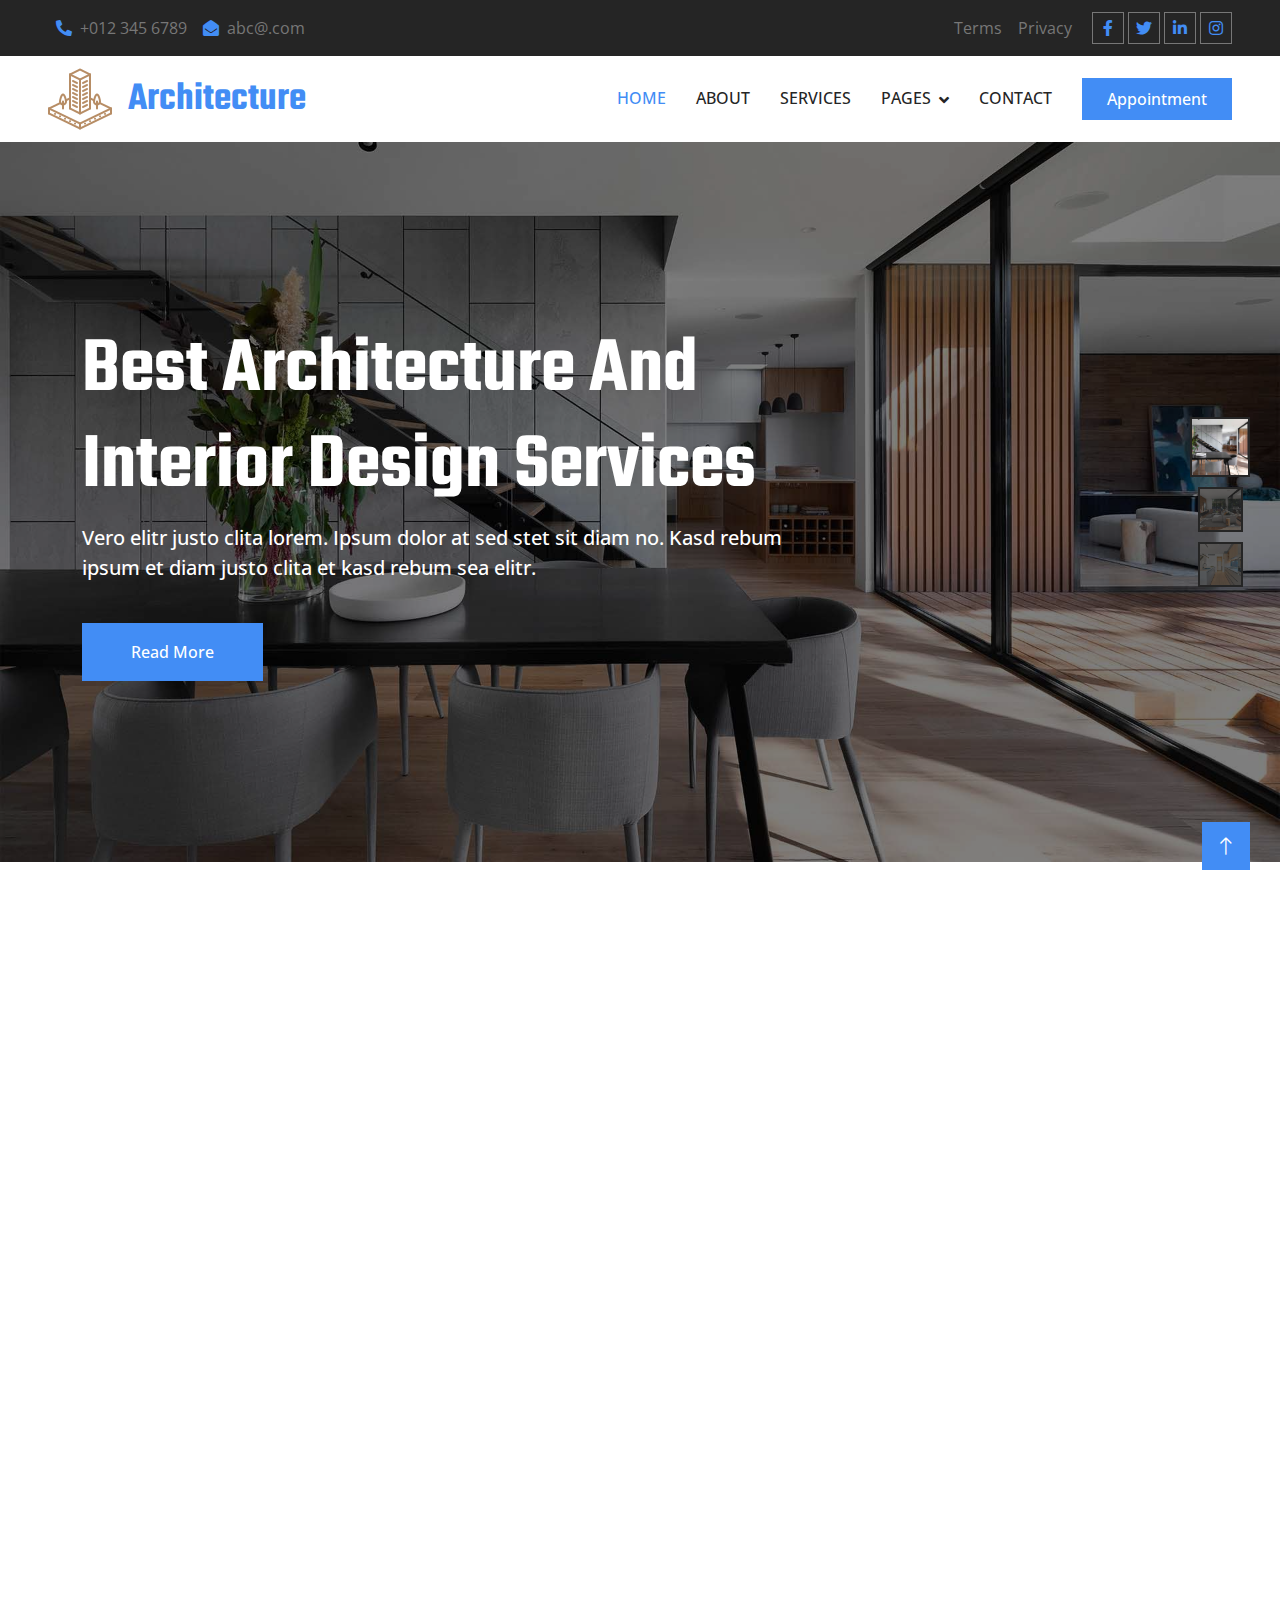
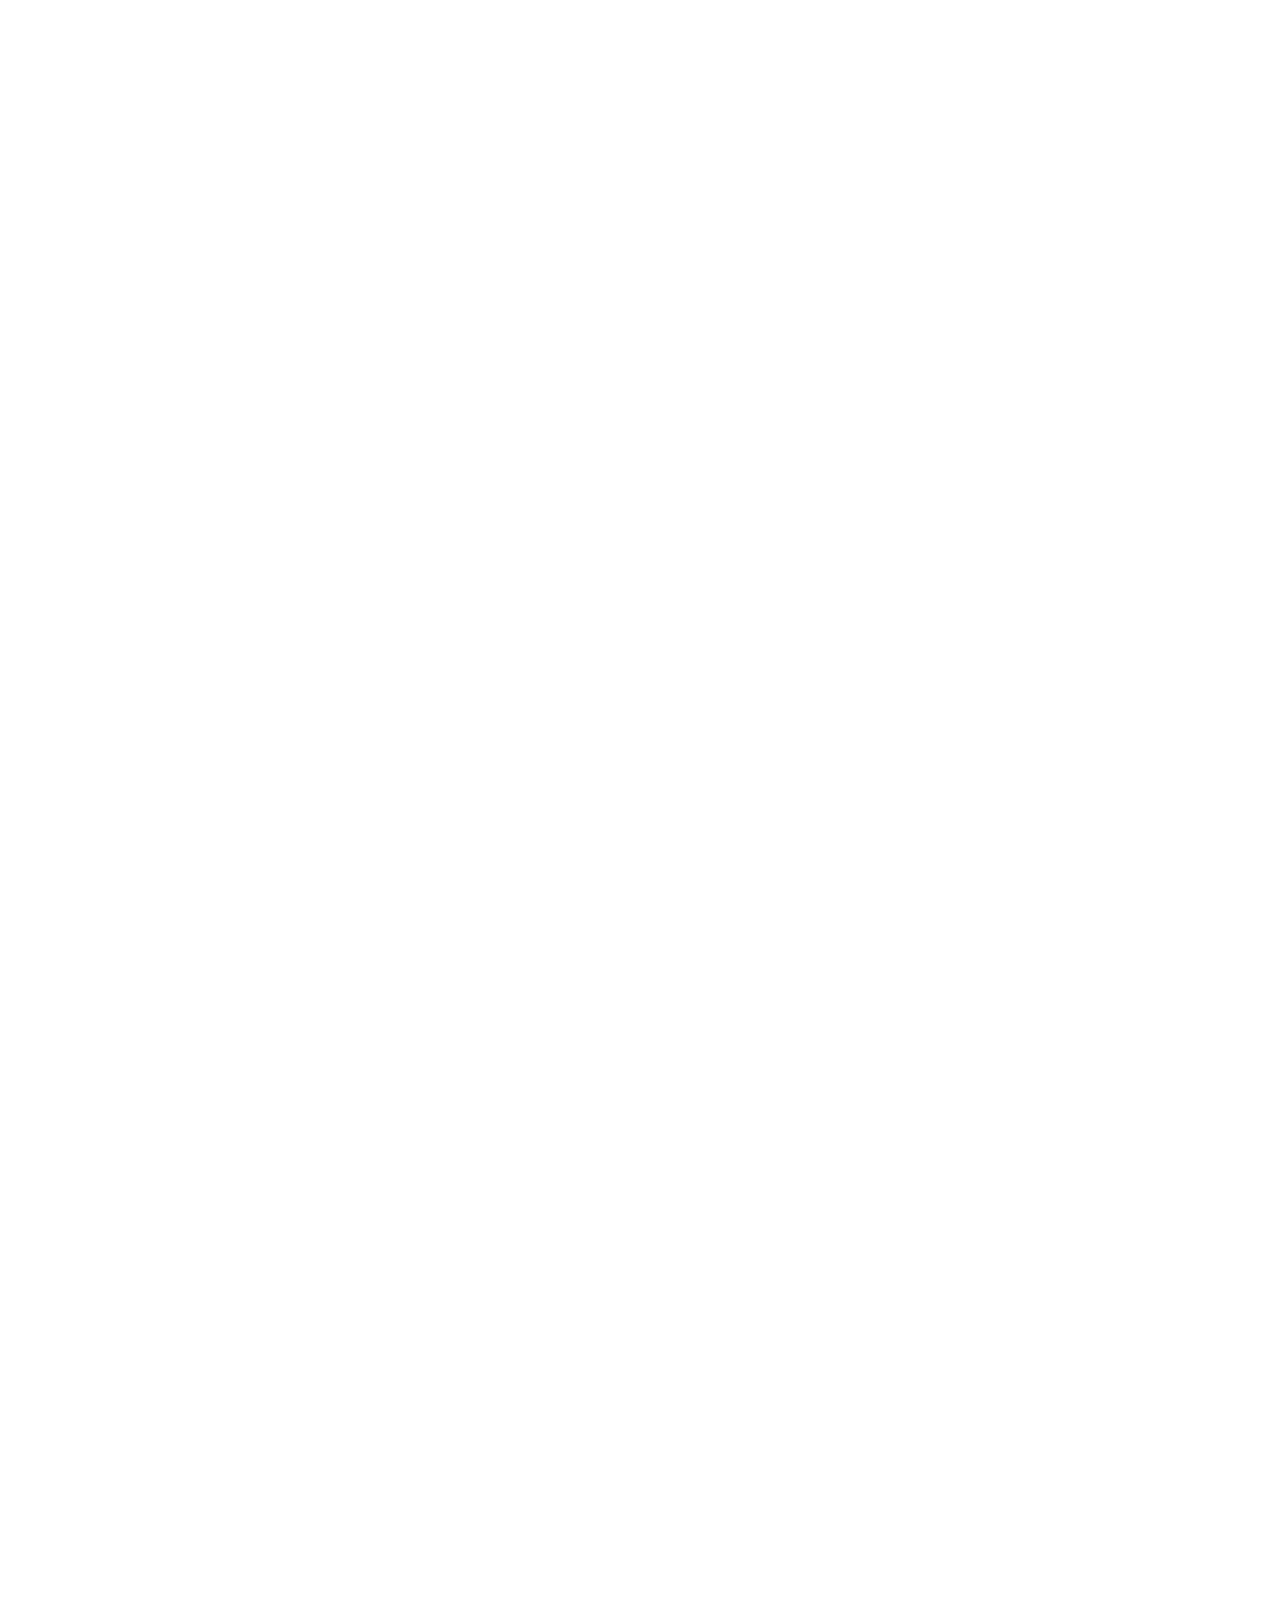
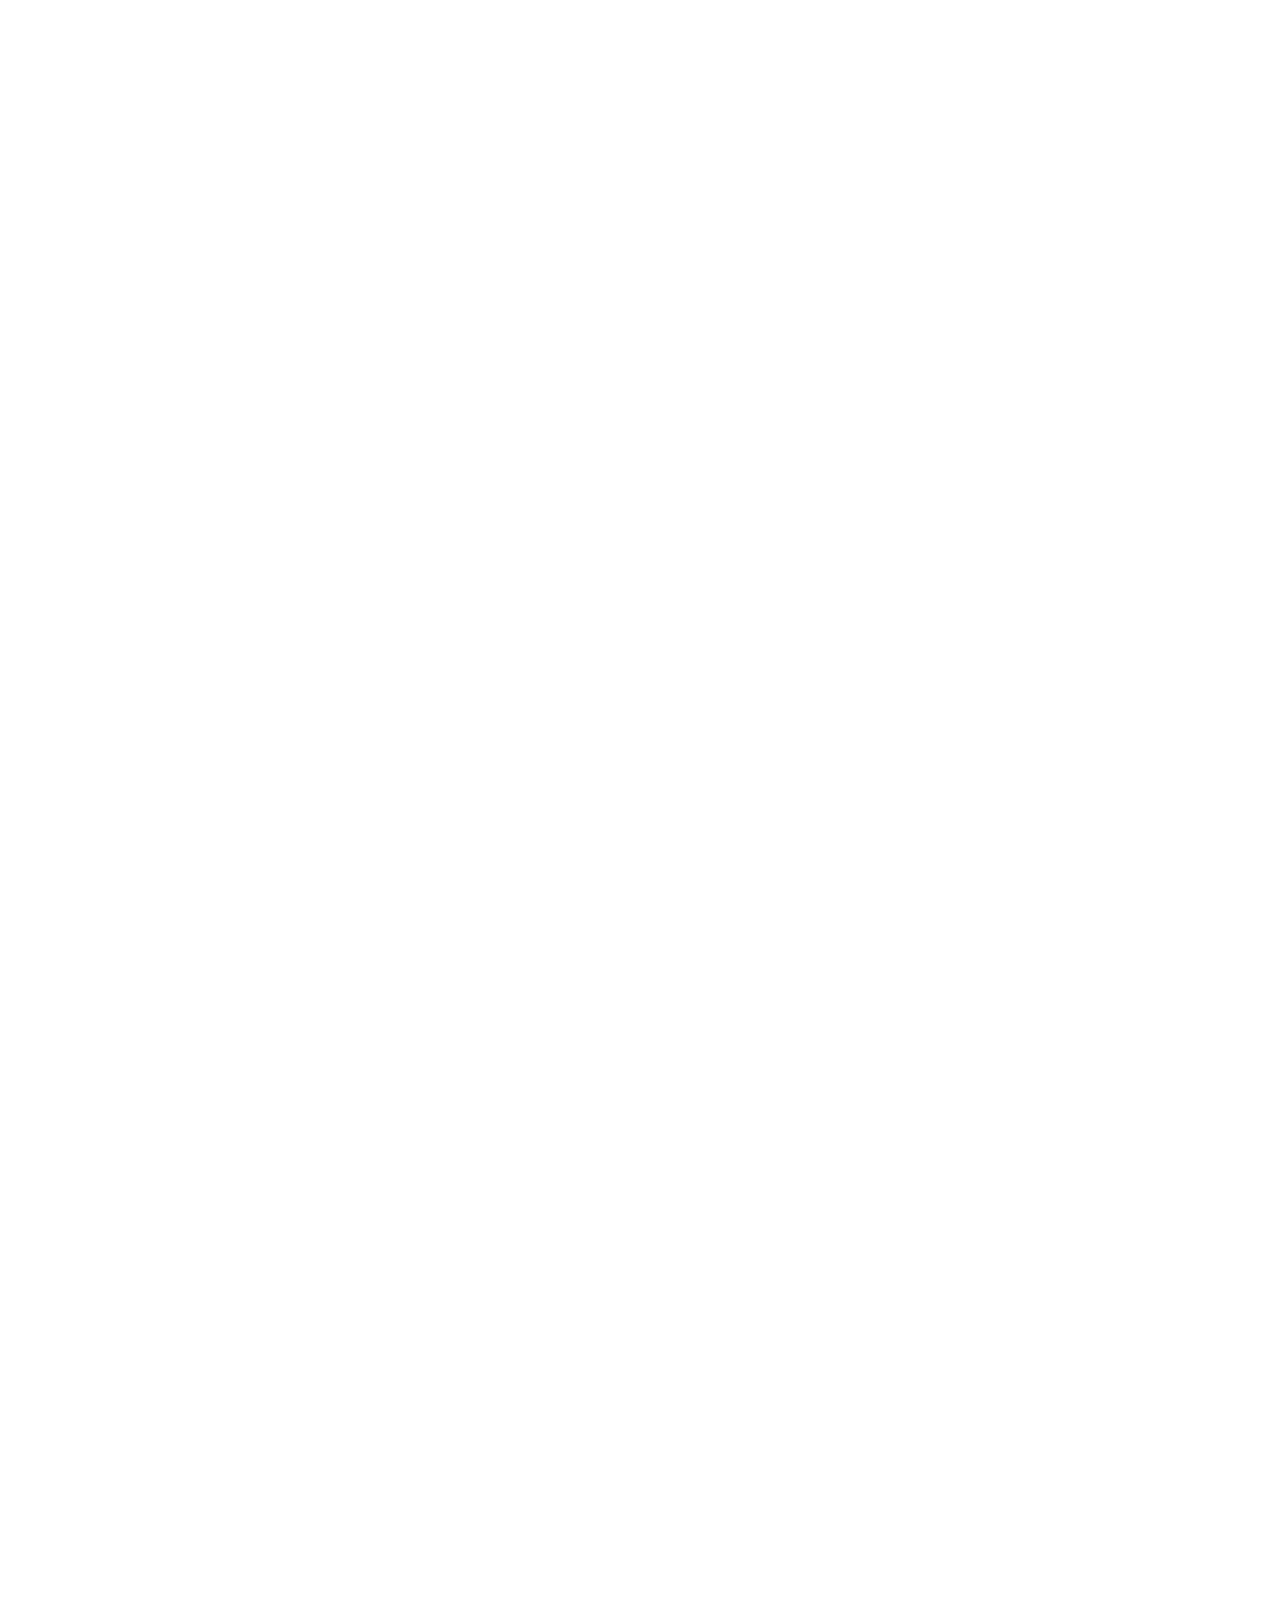
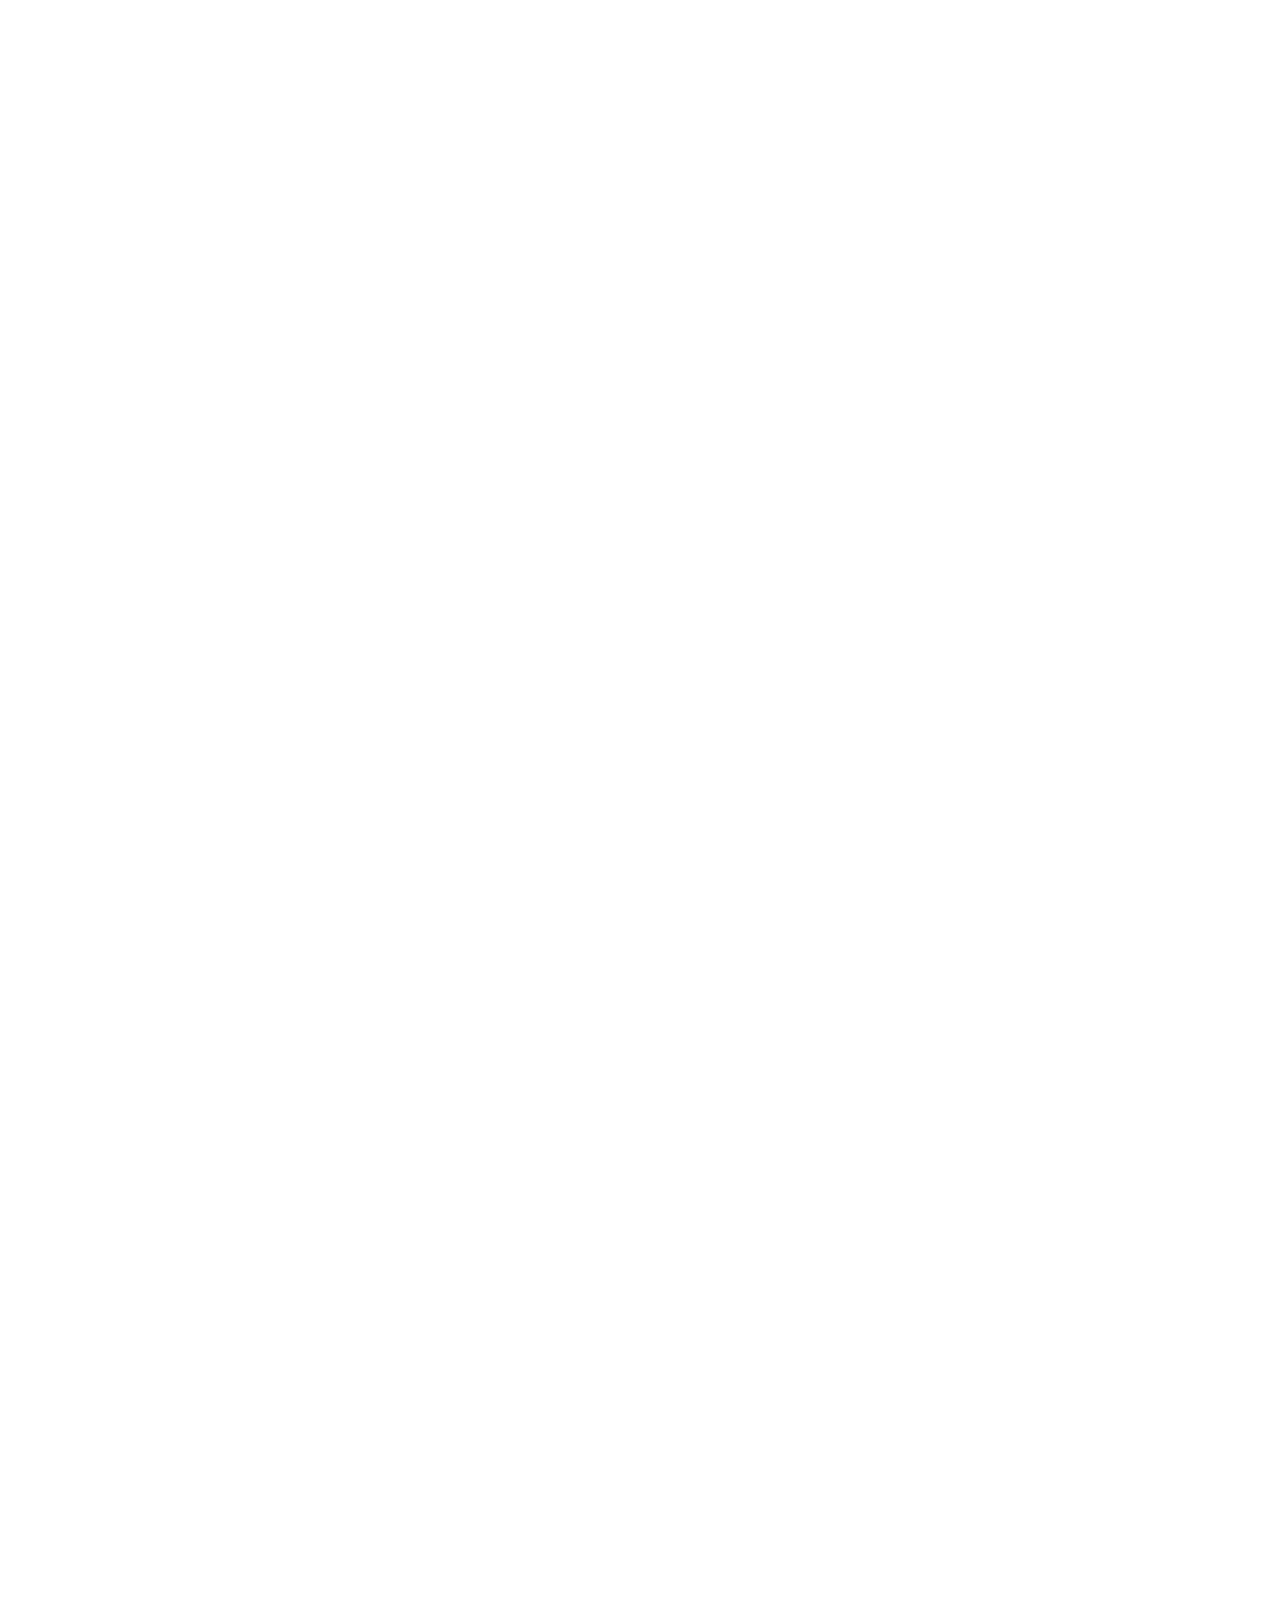
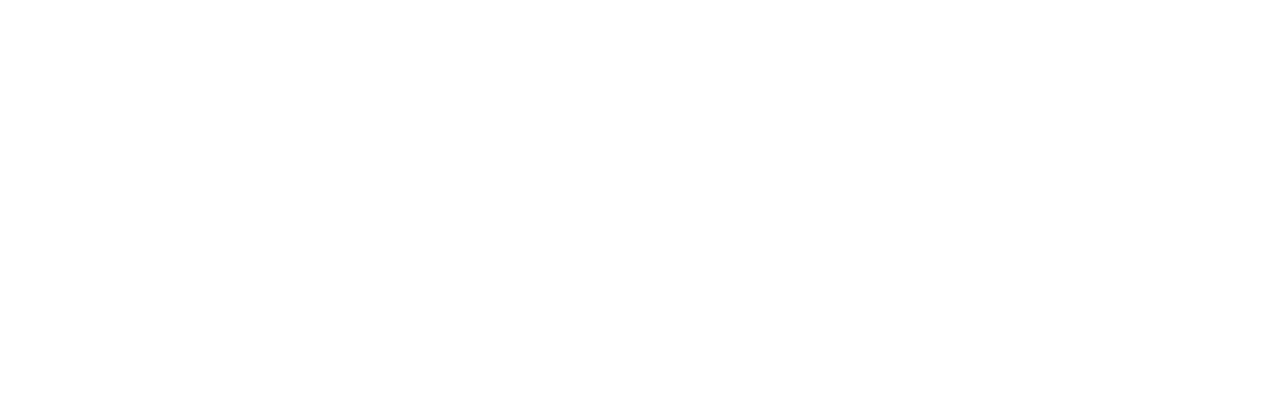
<file: index.html>
<!DOCTYPE html>
<html lang="en">

<head>
    <meta charset="utf-8">
    <title>Architecture - Architecture HTML Template</title>
    <meta content="width=device-width, initial-scale=1.0" name="viewport">
    <meta content="" name="keywords">
    <meta content="" name="description">

    <!-- Favicon -->
    <link href="img/favicon.ico" rel="icon">

    <!-- Google Web Fonts -->
    <link rel="preconnect" href="https://fonts.googleapis.com">
    <link rel="preconnect" href="https://fonts.gstatic.com" crossorigin>
    <link href="https://fonts.googleapis.com/css2?family=Open+Sans:wght@400;500;600&family=Teko:wght@400;500;600&display=swap" rel="stylesheet">

    <!-- Icon Font Stylesheet -->
    <link href="https://cdnjs.cloudflare.com/ajax/libs/font-awesome/5.10.0/css/all.min.css" rel="stylesheet">
    <link href="https://cdn.jsdelivr.net/npm/bootstrap-icons@1.4.1/font/bootstrap-icons.css" rel="stylesheet">

    <!-- Libraries Stylesheet -->
    <link href="lib/animate/animate.min.css" rel="stylesheet">
    <link href="lib/owlcarousel/assets/owl.carousel.min.css" rel="stylesheet">
    <link href="lib/tempusdominus/css/tempusdominus-bootstrap-4.min.css" rel="stylesheet" />

    <!-- Customized Bootstrap Stylesheet -->
    <link href="css/bootstrap.min.css" rel="stylesheet">

    <!-- Template Stylesheet -->
    <link href="css/style.css" rel="stylesheet">
</head>

<body>
    <!-- Spinner Start -->
    <div id="spinner" class="show bg-white position-fixed translate-middle w-100 vh-100 top-50 start-50 d-flex align-items-center justify-content-center">
        <div class="spinner-border position-relative text-primary" style="width: 6rem; height: 6rem;" role="status"></div>
        <img class="position-absolute top-50 start-50 translate-middle" src="img/icons/icon-1.png" alt="Icon">
    </div>
    <!-- Spinner End -->


    <!-- Topbar Start -->
    <div class="container-fluid bg-dark p-0 wow fadeIn" data-wow-delay="0.1s">
        <div class="row gx-0 d-none d-lg-flex">
            <div class="col-lg-7 px-5 text-start">
                <div class="h-100 d-inline-flex align-items-center py-3 me-3">
                    <a class="text-body px-2" href="tel:+0123456789"><i class="fa fa-phone-alt text-primary me-2"></i>+012 345 6789</a>
                    <a class="text-body px-2" href="mailto:info@example.com"><i class="fa fa-envelope-open text-primary me-2"></i>abc@.com</a>
                </div>
            </div>
            <div class="col-lg-5 px-5 text-end">
                <div class="h-100 d-inline-flex align-items-center py-3 me-2">
                    <a class="text-body px-2" href="">Terms</a>
                    <a class="text-body px-2" href="">Privacy</a>
                </div>
                <div class="h-100 d-inline-flex align-items-center">
                    <a class="btn btn-sm-square btn-outline-body me-1" href=""><i class="fab fa-facebook-f"></i></a>
                    <a class="btn btn-sm-square btn-outline-body me-1" href=""><i class="fab fa-twitter"></i></a>
                    <a class="btn btn-sm-square btn-outline-body me-1" href=""><i class="fab fa-linkedin-in"></i></a>
                    <a class="btn btn-sm-square btn-outline-body me-0" href=""><i class="fab fa-instagram"></i></a>
                </div>
            </div>
        </div>
    </div>
    <!-- Topbar End -->


    <!-- Navbar Start -->
    <nav class="navbar navbar-expand-lg bg-white navbar-light sticky-top py-lg-0 px-lg-5 wow fadeIn" data-wow-delay="0.1s">
        <a href="index.html" class="navbar-brand ms-4 ms-lg-0">
            <h1 class="text-primary m-0"><img class="me-3" src="img/icons/icon-1.png" alt="Icon">Architecture</h1>
        </a>
        <button type="button" class="navbar-toggler me-4" data-bs-toggle="collapse" data-bs-target="#navbarCollapse">
            <span class="navbar-toggler-icon"></span>
        </button>
        <div class="collapse navbar-collapse" id="navbarCollapse">
            <div class="navbar-nav ms-auto p-4 p-lg-0">
                <a href="index.html" class="nav-item nav-link active">Home</a>
                <a href="about.html" class="nav-item nav-link">About</a>
                <a href="service.html" class="nav-item nav-link">Services</a>
                <div class="nav-item dropdown">
                    <a href="#" class="nav-link dropdown-toggle" data-bs-toggle="dropdown">Pages</a>
                    <div class="dropdown-menu border-0 m-0">
                        <a href="feature.html" class="dropdown-item">Our Features</a>
                        <a href="project.html" class="dropdown-item">Our Projects</a>
                        <a href="team.html" class="dropdown-item">Team Members</a>
                        <a href="appointment.html" class="dropdown-item">Appointment</a>
                        <a href="testimonial.html" class="dropdown-item">Testimonial</a>
                        <a href="404.html" class="dropdown-item">404 Page</a>
                    </div>
                </div>
                <a href="contact.html" class="nav-item nav-link">Contact</a>
            </div>
            <a href="" class="btn btn-primary py-2 px-4 d-none d-lg-block">Appointment</a>
        </div>
    </nav>
    <!-- Navbar End -->


    <!-- Carousel Start -->
    <div class="container-fluid p-0 pb-5 wow fadeIn" data-wow-delay="0.1s">
        <div class="owl-carousel header-carousel position-relative">
            <div class="owl-carousel-item position-relative" data-dot="<img src='img/carousel-1.jpg'>">
                <img class="img-fluid" src="img/carousel-1.jpg" alt="">
                <div class="owl-carousel-inner">
                    <div class="container">
                        <div class="row justify-content-start">
                            <div class="col-10 col-lg-8">
                                <h1 class="display-1 text-white animated slideInDown">Best Architecture And Interior Design Services</h1>
                                <p class="fs-5 fw-medium text-white mb-4 pb-3">Vero elitr justo clita lorem. Ipsum dolor at sed stet sit diam no. Kasd rebum ipsum et diam justo clita et kasd rebum sea elitr.</p>
                                <a href="" class="btn btn-primary py-3 px-5 animated slideInLeft">Read More</a>
                            </div>
                        </div>
                    </div>
                </div>
            </div>
            <div class="owl-carousel-item position-relative" data-dot="<img src='img/carousel-2.jpg'>">
                <img class="img-fluid" src="img/carousel-2.jpg" alt="">
                <div class="owl-carousel-inner">
                    <div class="container">
                        <div class="row justify-content-start">
                            <div class="col-10 col-lg-8">
                                <h1 class="display-1 text-white animated slideInDown">Best Architecture And Interior Design Services</h1>
                                <p class="fs-5 fw-medium text-white mb-4 pb-3">Vero elitr justo clita lorem. Ipsum dolor at sed stet sit diam no. Kasd rebum ipsum et diam justo clita et kasd rebum sea elitr.</p>
                                <a href="" class="btn btn-primary py-3 px-5 animated slideInLeft">Read More</a>
                            </div>
                        </div>
                    </div>
                </div>
            </div>
            <div class="owl-carousel-item position-relative" data-dot="<img src='img/carousel-3.jpg'>">
                <img class="img-fluid" src="img/carousel-3.jpg" alt="">
                <div class="owl-carousel-inner">
                    <div class="container">
                        <div class="row justify-content-start">
                            <div class="col-10 col-lg-8">
                                <h1 class="display-1 text-white animated slideInDown">Best Architecture And Interior Design Services</h1>
                                <p class="fs-5 fw-medium text-white mb-4 pb-3">Vero elitr justo clita lorem. Ipsum dolor at sed stet sit diam no. Kasd rebum ipsum et diam justo clita et kasd rebum sea elitr.</p>
                                <a href="" class="btn btn-primary py-3 px-5 animated slideInLeft">Read More</a>
                            </div>
                        </div>
                    </div>
                </div>
            </div>
        </div>
    </div>
    <!-- Carousel End -->


    <!-- Facts Start -->
    <div class="container-xxl py-5">
        <div class="container pt-5">
            <div class="row g-4">
                <div class="col-lg-4 col-md-6 wow fadeInUp" data-wow-delay="0.1s">
                    <div class="fact-item text-center bg-light h-100 p-5 pt-0">
                        <div class="fact-icon">
                            <img src="img/icons/icon-2.png" alt="Icon">
                        </div>
                        <h3 class="mb-3">Design Approach</h3>
                        <p class="mb-0">Erat ipsum justo amet duo et elitr dolor, est duo duo eos lorem sed diam stet diam sed stet.</p>
                    </div>
                </div>
                <div class="col-lg-4 col-md-6 wow fadeInUp" data-wow-delay="0.3s">
                    <div class="fact-item text-center bg-light h-100 p-5 pt-0">
                        <div class="fact-icon">
                            <img src="img/icons/icon-3.png" alt="Icon">
                        </div>
                        <h3 class="mb-3">Innovative Solutions</h3>
                        <p class="mb-0">Erat ipsum justo amet duo et elitr dolor, est duo duo eos lorem sed diam stet diam sed stet.</p>
                    </div>
                </div>
                <div class="col-lg-4 col-md-6 wow fadeInUp" data-wow-delay="0.5s">
                    <div class="fact-item text-center bg-light h-100 p-5 pt-0">
                        <div class="fact-icon">
                            <img src="img/icons/icon-4.png" alt="Icon">
                        </div>
                        <h3 class="mb-3">Project Management</h3>
                        <p class="mb-0">Erat ipsum justo amet duo et elitr dolor, est duo duo eos lorem sed diam stet diam sed stet.</p>
                    </div>
                </div>
            </div>
        </div>
    </div>
    <!-- Facts End -->


    <!-- About Start -->
    <div class="container-xxl py-5">
        <div class="container">
            <div class="row g-5">
                <div class="col-lg-6 wow fadeIn" data-wow-delay="0.1s">
                    <div class="about-img">
                        <img class="img-fluid" src="img/about-1.jpg" alt="">
                        <img class="img-fluid" src="img/about-2.jpg" alt="">
                    </div>
                </div>
                <div class="col-lg-6 wow fadeIn" data-wow-delay="0.5s">
                    <h4 class="section-title">About Us</h4>
                    <h1 class="display-5 mb-4">A Creative Architecture Agency For Your Dream Home</h1>
                    <p>Tempor erat elitr rebum at clita. Diam dolor diam ipsum sit. Aliqu diam amet diam et eos. Clita erat ipsum et lorem et sit, sed stet lorem sit clita duo justo magna dolore erat amet</p>
                    <p class="mb-4">Stet no et lorem dolor et diam, amet duo ut dolore vero eos. No stet est diam rebum amet diam ipsum. Clita clita labore, dolor duo nonumy clita sit at, sed sit sanctus dolor eos.</p>
                    <div class="d-flex align-items-center mb-5">
                        <div class="d-flex flex-shrink-0 align-items-center justify-content-center border border-5 border-primary" style="width: 120px; height: 120px;">
                            <h1 class="display-1 mb-n2" data-toggle="counter-up">25</h1>
                        </div>
                        <div class="ps-4">
                            <h3>Years</h3>
                            <h3>Working</h3>
                            <h3 class="mb-0">Experience</h3>
                        </div>
                    </div>
                    <a class="btn btn-primary py-3 px-5" href="">Read More</a>
                </div>
            </div>
        </div>
    </div>
    <!-- About End -->


    <!-- Service Start -->
    <div class="container-xxl py-5">
        <div class="container">
            <div class="text-center mx-auto mb-5 wow fadeInUp" data-wow-delay="0.1s" style="max-width: 600px;">
                <h4 class="section-title">Our Services</h4>
                <h1 class="display-5 mb-4">We Focused On Modern Architecture And Interior Design</h1>
            </div>
            <div class="row g-4">
                <div class="col-lg-4 col-md-6 wow fadeInUp" data-wow-delay="0.1s">
                    <div class="service-item d-flex position-relative text-center h-100">
                        <img class="bg-img" src="img/service-1.jpg" alt="">
                        <div class="service-text p-5">
                            <img class="mb-4" src="img/icons/icon-5.png" alt="Icon">
                            <h3 class="mb-3">Architecture</h3>
                            <p class="mb-4">Erat ipsum justo amet duo et elitr dolor, est duo duo eos lorem sed diam stet diam sed stet.</p>
                            <a class="btn" href=""><i class="fa fa-plus text-primary me-3"></i>Read More</a>
                        </div>
                    </div>
                </div>
                <div class="col-lg-4 col-md-6 wow fadeInUp" data-wow-delay="0.3s">
                    <div class="service-item d-flex position-relative text-center h-100">
                        <img class="bg-img" src="img/service-2.jpg" alt="">
                        <div class="service-text p-5">
                            <img class="mb-4" src="img/icons/icon-6.png" alt="Icon">
                            <h3 class="mb-3">3D Animation</h3>
                            <p class="mb-4">Erat ipsum justo amet duo et elitr dolor, est duo duo eos lorem sed diam stet diam sed stet.</p>
                            <a class="btn" href=""><i class="fa fa-plus text-primary me-3"></i>Read More</a>
                        </div>
                    </div>
                </div>
                <div class="col-lg-4 col-md-6 wow fadeInUp" data-wow-delay="0.5s">
                    <div class="service-item d-flex position-relative text-center h-100">
                        <img class="bg-img" src="img/service-3.jpg" alt="">
                        <div class="service-text p-5">
                            <img class="mb-4" src="img/icons/icon-7.png" alt="Icon">
                            <h3 class="mb-3">House Planning</h3>
                            <p class="mb-4">Erat ipsum justo amet duo et elitr dolor, est duo duo eos lorem sed diam stet diam sed stet.</p>
                            <a class="btn" href=""><i class="fa fa-plus text-primary me-3"></i>Read More</a>
                        </div>
                    </div>
                </div>
                <div class="col-lg-4 col-md-6 wow fadeInUp" data-wow-delay="0.1s">
                    <div class="service-item d-flex position-relative text-center h-100">
                        <img class="bg-img" src="img/service-4.jpg" alt="">
                        <div class="service-text p-5">
                            <img class="mb-4" src="img/icons/icon-8.png" alt="Icon">
                            <h3 class="mb-3">Interior Design</h3>
                            <p class="mb-4">Erat ipsum justo amet duo et elitr dolor, est duo duo eos lorem sed diam stet diam sed stet.</p>
                            <a class="btn" href=""><i class="fa fa-plus text-primary me-3"></i>Read More</a>
                        </div>
                    </div>
                </div>
                <div class="col-lg-4 col-md-6 wow fadeInUp" data-wow-delay="0.3s">
                    <div class="service-item d-flex position-relative text-center h-100">
                        <img class="bg-img" src="img/service-5.jpg" alt="">
                        <div class="service-text p-5">
                            <img class="mb-4" src="img/icons/icon-9.png" alt="Icon">
                            <h3 class="mb-3">Renovation</h3>
                            <p class="mb-4">Erat ipsum justo amet duo et elitr dolor, est duo duo eos lorem sed diam stet diam sed stet.</p>
                            <a class="btn" href=""><i class="fa fa-plus text-primary me-3"></i>Read More</a>
                        </div>
                    </div>
                </div>
                <div class="col-lg-4 col-md-6 wow fadeInUp" data-wow-delay="0.5s">
                    <div class="service-item d-flex position-relative text-center h-100">
                        <img class="bg-img" src="img/service-6.jpg" alt="">
                        <div class="service-text p-5">
                            <img class="mb-4" src="img/icons/icon-10.png" alt="Icon">
                            <h3 class="mb-3">Construction</h3>
                            <p class="mb-4">Erat ipsum justo amet duo et elitr dolor, est duo duo eos lorem sed diam stet diam sed stet.</p>
                            <a class="btn" href=""><i class="fa fa-plus text-primary me-3"></i>Read More</a>
                        </div>
                    </div>
                </div>
            </div>
        </div>
    </div>
    <!-- Service End -->


    <!-- Feature Start -->
    <div class="container-xxl py-5">
        <div class="container">
            <div class="row g-5">
                <div class="col-lg-6 wow fadeInUp" data-wow-delay="0.1s">
                    <h4 class="section-title">Why Choose Us!</h4>
                    <h1 class="display-5 mb-4">Why You Should Trust Us? Learn More About Us!</h1>
                    <p class="mb-4">Tempor erat elitr rebum at clita. Diam dolor diam ipsum sit. Aliqu diam amet diam et eos. Clita erat ipsum et lorem et sit, sed stet lorem sit clita duo justo magna dolore erat amet</p>
                    <div class="row g-4">
                        <div class="col-12">
                            <div class="d-flex align-items-start">
                                <img class="flex-shrink-0" src="img/icons/icon-2.png" alt="Icon">
                                <div class="ms-4">
                                    <h3>Design Approach</h3>
                                    <p class="mb-0">Erat ipsum justo amet duo et elitr dolor, est duo duo eos lorem sed diam stet diam sed stet.</p>
                                </div>
                            </div>
                        </div>
                        <div class="col-12">
                            <div class="d-flex align-items-start">
                                <img class="flex-shrink-0" src="img/icons/icon-3.png" alt="Icon">
                                <div class="ms-4">
                                    <h3>Innovative Solutions</h3>
                                    <p class="mb-0">Erat ipsum justo amet duo et elitr dolor, est duo duo eos lorem sed diam stet diam sed stet.</p>
                                </div>
                            </div>
                        </div>
                        <div class="col-12">
                            <div class="d-flex align-items-start">
                                <img class="flex-shrink-0" src="img/icons/icon-4.png" alt="Icon">
                                <div class="ms-4">
                                    <h3>Project Management</h3>
                                    <p class="mb-0">Erat ipsum justo amet duo et elitr dolor, est duo duo eos lorem sed diam stet diam sed stet.</p>
                                </div>
                            </div>
                        </div>
                    </div>
                </div>
                <div class="col-lg-6 wow fadeInUp" data-wow-delay="0.5s">
                    <div class="feature-img">
                        <img class="img-fluid" src="img/about-2.jpg" alt="">
                        <img class="img-fluid" src="img/about-1.jpg" alt="">
                    </div>
                </div>
            </div>
        </div>
    </div>
    <!-- Feature End -->


    <!-- Project Start -->
    <div class="container-xxl project py-5">
        <div class="container">
            <div class="text-center mx-auto mb-5 wow fadeInUp" data-wow-delay="0.1s" style="max-width: 600px;">
                <h4 class="section-title">Our Projects</h4>
                <h1 class="display-5 mb-4">Visit Our Latest Projects And Our Innovative Works</h1>
            </div>
            <div class="row g-4 wow fadeInUp" data-wow-delay="0.3s">
                <div class="col-lg-4">
                    <div class="nav nav-pills d-flex justify-content-between w-100 h-100 me-4">
                        <button class="nav-link w-100 d-flex align-items-center text-start p-4 mb-4 active" data-bs-toggle="pill" data-bs-target="#tab-pane-1" type="button">
                            <h3 class="m-0">01. Modern Complex</h3>
                        </button>
                        <button class="nav-link w-100 d-flex align-items-center text-start p-4 mb-4" data-bs-toggle="pill" data-bs-target="#tab-pane-2" type="button">
                            <h3 class="m-0">02. Royal Hotel</h3>
                        </button>
                        <button class="nav-link w-100 d-flex align-items-center text-start p-4 mb-4" data-bs-toggle="pill" data-bs-target="#tab-pane-3" type="button">
                            <h3 class="m-0">03. Mexwel Buiding</h3>
                        </button>
                        <button class="nav-link w-100 d-flex align-items-center text-start p-4 mb-0" data-bs-toggle="pill" data-bs-target="#tab-pane-4" type="button">
                            <h3 class="m-0">04. Shopping Complex</h3>
                        </button>
                    </div>
                </div>
                <div class="col-lg-8">
                    <div class="tab-content w-100">
                        <div class="tab-pane fade show active" id="tab-pane-1">
                            <div class="row g-4">
                                <div class="col-md-6" style="min-height: 350px;">
                                    <div class="position-relative h-100">
                                        <img class="position-absolute img-fluid w-100 h-100" src="img/project-1.jpg"
                                            style="object-fit: cover;" alt="">
                                    </div>
                                </div>
                                <div class="col-md-6">
                                    <h1 class="mb-3">25 Years Of Experience In Architecture Industry</h1>
                                    <p class="mb-4">Tempor erat elitr rebum at clita. Diam dolor diam ipsum sit. Aliqu diam amet diam et eos. Clita erat ipsum et lorem et sit, sed stet lorem sit clita duo justo magna dolore erat amet</p>
                                    <p><i class="fa fa-check text-primary me-3"></i>Design Approach</p>
                                    <p><i class="fa fa-check text-primary me-3"></i>Innovative Solutions</p>
                                    <p><i class="fa fa-check text-primary me-3"></i>Project Management</p>
                                    <a href="" class="btn btn-primary py-3 px-5 mt-3">Read More</a>
                                </div>
                            </div>
                        </div>
                        <div class="tab-pane fade" id="tab-pane-2">
                            <div class="row g-4">
                                <div class="col-md-6" style="min-height: 350px;">
                                    <div class="position-relative h-100">
                                        <img class="position-absolute img-fluid w-100 h-100" src="img/project-2.jpg"
                                            style="object-fit: cover;" alt="">
                                    </div>
                                </div>
                                <div class="col-md-6">
                                    <h1 class="mb-3">25 Years Of Experience In Architecture Industry</h1>
                                    <p class="mb-4">Tempor erat elitr rebum at clita. Diam dolor diam ipsum sit. Aliqu diam amet diam et eos. Clita erat ipsum et lorem et sit, sed stet lorem sit clita duo justo magna dolore erat amet</p>
                                    <p><i class="fa fa-check text-primary me-3"></i>Design Approach</p>
                                    <p><i class="fa fa-check text-primary me-3"></i>Innovative Solutions</p>
                                    <p><i class="fa fa-check text-primary me-3"></i>Project Management</p>
                                    <a href="" class="btn btn-primary py-3 px-5 mt-3">Read More</a>
                                </div>
                            </div>
                        </div>
                        <div class="tab-pane fade" id="tab-pane-3">
                            <div class="row g-4">
                                <div class="col-md-6" style="min-height: 350px;">
                                    <div class="position-relative h-100">
                                        <img class="position-absolute img-fluid w-100 h-100" src="img/project-3.jpg"
                                            style="object-fit: cover;" alt="">
                                    </div>
                                </div>
                                <div class="col-md-6">
                                    <h1 class="mb-3">25 Years Of Experience In Architecture Industry</h1>
                                    <p class="mb-4">Tempor erat elitr rebum at clita. Diam dolor diam ipsum sit. Aliqu diam amet diam et eos. Clita erat ipsum et lorem et sit, sed stet lorem sit clita duo justo magna dolore erat amet</p>
                                    <p><i class="fa fa-check text-primary me-3"></i>Design Approach</p>
                                    <p><i class="fa fa-check text-primary me-3"></i>Innovative Solutions</p>
                                    <p><i class="fa fa-check text-primary me-3"></i>Project Management</p>
                                    <a href="" class="btn btn-primary py-3 px-5 mt-3">Read More</a>
                                </div>
                            </div>
                        </div>
                        <div class="tab-pane fade" id="tab-pane-4">
                            <div class="row g-4">
                                <div class="col-md-6" style="min-height: 350px;">
                                    <div class="position-relative h-100">
                                        <img class="position-absolute img-fluid w-100 h-100" src="img/project-4.jpg"
                                            style="object-fit: cover;" alt="">
                                    </div>
                                </div>
                                <div class="col-md-6">
                                    <h1 class="mb-3">25 Years Of Experience In Architecture Industry</h1>
                                    <p class="mb-4">Tempor erat elitr rebum at clita. Diam dolor diam ipsum sit. Aliqu diam amet diam et eos. Clita erat ipsum et lorem et sit, sed stet lorem sit clita duo justo magna dolore erat amet</p>
                                    <p><i class="fa fa-check text-primary me-3"></i>Design Approach</p>
                                    <p><i class="fa fa-check text-primary me-3"></i>Innovative Solutions</p>
                                    <p><i class="fa fa-check text-primary me-3"></i>Project Management</p>
                                    <a href="" class="btn btn-primary py-3 px-5 mt-3">Read More</a>
                                </div>
                            </div>
                        </div>
                    </div>
                </div>
            </div>
        </div>
    </div>
    <!-- Project End -->


    <!-- Team Start -->
    <div class="container-xxl py-5">
        <div class="container">
            <div class="text-center mx-auto mb-5 wow fadeInUp" data-wow-delay="0.1s" style="max-width: 600px;">
                <h4 class="section-title">Team Members</h4>
                <h1 class="display-5 mb-4">We Are Creative Architecture Team For Your Dream Home</h1>
            </div>
            <div class="row g-0 team-items">
                <div class="col-lg-3 col-md-6 wow fadeInUp" data-wow-delay="0.1s">
                    <div class="team-item position-relative">
                        <div class="position-relative">
                            <img class="img-fluid" src="img/team-1.jpg" alt="">
                            <div class="team-social text-center">
                                <a class="btn btn-square" href=""><i class="fab fa-facebook-f"></i></a>
                                <a class="btn btn-square" href=""><i class="fab fa-twitter"></i></a>
                                <a class="btn btn-square" href=""><i class="fab fa-instagram"></i></a>
                            </div>
                        </div>
                        <div class="bg-light text-center p-4">
                            <h3 class="mt-2">Architect Name</h3>
                            <span class="text-primary">Designation</span>
                        </div>
                    </div>
                </div>
                <div class="col-lg-3 col-md-6 wow fadeInUp" data-wow-delay="0.3s">
                    <div class="team-item position-relative">
                        <div class="position-relative">
                            <img class="img-fluid" src="img/team-2.jpg" alt="">
                            <div class="team-social text-center">
                                <a class="btn btn-square" href=""><i class="fab fa-facebook-f"></i></a>
                                <a class="btn btn-square" href=""><i class="fab fa-twitter"></i></a>
                                <a class="btn btn-square" href=""><i class="fab fa-instagram"></i></a>
                            </div>
                        </div>
                        <div class="bg-light text-center p-4">
                            <h3 class="mt-2">Architect Name</h3>
                            <span class="text-primary">Designation</span>
                        </div>
                    </div>
                </div>
                <div class="col-lg-3 col-md-6 wow fadeInUp" data-wow-delay="0.5s">
                    <div class="team-item position-relative">
                        <div class="position-relative">
                            <img class="img-fluid" src="img/team-3.jpg" alt="">
                            <div class="team-social text-center">
                                <a class="btn btn-square" href=""><i class="fab fa-facebook-f"></i></a>
                                <a class="btn btn-square" href=""><i class="fab fa-twitter"></i></a>
                                <a class="btn btn-square" href=""><i class="fab fa-instagram"></i></a>
                            </div>
                        </div>
                        <div class="bg-light text-center p-4">
                            <h3 class="mt-2">Architect Name</h3>
                            <span class="text-primary">Designation</span>
                        </div>
                    </div>
                </div>
                <div class="col-lg-3 col-md-6 wow fadeInUp" data-wow-delay="0.7s">
                    <div class="team-item position-relative">
                        <div class="position-relative">
                            <img class="img-fluid" src="img/team-4.jpg" alt="">
                            <div class="team-social text-center">
                                <a class="btn btn-square" href=""><i class="fab fa-facebook-f"></i></a>
                                <a class="btn btn-square" href=""><i class="fab fa-twitter"></i></a>
                                <a class="btn btn-square" href=""><i class="fab fa-instagram"></i></a>
                            </div>
                        </div>
                        <div class="bg-light text-center p-4">
                            <h3 class="mt-2">Architect Name</h3>
                            <span class="text-primary">Designation</span>
                        </div>
                    </div>
                </div>
            </div>
        </div>
    </div>
    <!-- Team End -->


    <!-- Appointment Start -->
    <div class="container-xxl py-5">
        <div class="container">
            <div class="row g-5">
                <div class="col-lg-6 wow fadeInUp" data-wow-delay="0.1s">
                    <h4 class="section-title">Appointment</h4>
                    <h1 class="display-5 mb-4">Make An Appointment To Start Your Dream Project</h1>
                    <p class="mb-4">Tempor erat elitr rebum at clita. Diam dolor diam ipsum sit. Aliqu diam amet diam et eos. Clita erat ipsum et lorem et sit, sed stet lorem sit clita duo justo magna dolore erat amet</p>
                    <div class="row g-4">
                        <div class="col-12">
                            <div class="d-flex">
                                <div class="d-flex flex-shrink-0 align-items-center justify-content-center bg-light" style="width: 65px; height: 65px;">
                                    <i class="fa fa-2x fa-phone-alt text-primary"></i>
                                </div>
                                <div class="ms-4">
                                    <p class="mb-2">Call Us Now</p>
                                    <h3 class="mb-0">+012 345 6789</h3>
                                </div>
                            </div>
                        </div>
                        <div class="col-12">
                            <div class="d-flex">
                                <div class="d-flex flex-shrink-0 align-items-center justify-content-center bg-light" style="width: 65px; height: 65px;">
                                    <i class="fa fa-2x fa-envelope-open text-primary"></i>
                                </div>
                                <div class="ms-4">
                                    <p class="mb-2">Mail Us Now</p>
                                    <h3 class="mb-0">info@example.com</h3>
                                </div>
                            </div>
                        </div>
                    </div>
                </div>
                <div class="col-lg-6 wow fadeInUp" data-wow-delay="0.5s">
                    <div class="row g-3">
                        <div class="col-12 col-sm-6">
                            <input type="text" class="form-control" placeholder="Your Name" style="height: 55px;">
                        </div>
                        <div class="col-12 col-sm-6">
                            <input type="email" class="form-control" placeholder="Your Email" style="height: 55px;">
                        </div>
                        <div class="col-12 col-sm-6">
                            <input type="text" class="form-control" placeholder="Your Mobile" style="height: 55px;">
                        </div>
                        <div class="col-12 col-sm-6">
                            <select class="form-select" style="height: 55px;">
                                <option selected>Choose Service</option>
                                <option value="1">Service 1</option>
                                <option value="2">Service 2</option>
                                <option value="3">Service 3</option>
                            </select>
                        </div>
                        <div class="col-12 col-sm-6">
                            <div class="date" id="date" data-target-input="nearest">
                                <input type="text"
                                    class="form-control datetimepicker-input"
                                    placeholder="Choose Date" data-target="#date" data-toggle="datetimepicker" style="height: 55px;">
                            </div>
                        </div>
                        <div class="col-12 col-sm-6">
                            <div class="time" id="time" data-target-input="nearest">
                                <input type="text"
                                    class="form-control datetimepicker-input"
                                    placeholder="Choose Date" data-target="#time" data-toggle="datetimepicker" style="height: 55px;">
                            </div>
                        </div>
                        <div class="col-12">
                            <textarea class="form-control" rows="5" placeholder="Message"></textarea>
                        </div>
                        <div class="col-12">
                            <button class="btn btn-primary w-100 py-3" type="submit">Book Appointment</button>
                        </div>
                    </div>
                </div>
            </div>
        </div>
    </div>
    <!-- Appointment End -->


    <!-- Testimonial Start -->
    <div class="container-xxl py-5">
        <div class="container">
            <div class="text-center mx-auto mb-5 wow fadeInUp" data-wow-delay="0.1s" style="max-width: 600px;">
                <h4 class="section-title">Testimonial</h4>
                <h1 class="display-5 mb-4">Thousands Of Customers Who Trust Us And Our Services</h1>
            </div>
            <div class="owl-carousel testimonial-carousel wow fadeInUp" data-wow-delay="0.1s">
                <div class="testimonial-item text-center" data-dot="<img class='img-fluid' src='img/testimonial-1.jpg' alt=''>">
                    <p class="fs-5">Clita clita tempor justo dolor ipsum amet kasd amet duo justo duo duo labore sed sed. Magna ut diam sit et amet stet eos sed clita erat magna elitr erat sit sit erat at rebum justo sea clita.</p>
                    <h3>Client Name</h3>
                    <span class="text-primary">Profession</span>
                </div>
                <div class="testimonial-item text-center" data-dot="<img class='img-fluid' src='img/testimonial-2.jpg' alt=''>">
                    <p class="fs-5">Clita clita tempor justo dolor ipsum amet kasd amet duo justo duo duo labore sed sed. Magna ut diam sit et amet stet eos sed clita erat magna elitr erat sit sit erat at rebum justo sea clita.</p>
                    <h3>Client Name</h3>
                    <span class="text-primary">Profession</span>
                </div>
                <div class="testimonial-item text-center" data-dot="<img class='img-fluid' src='img/testimonial-3.jpg' alt=''>">
                    <p class="fs-5">Clita clita tempor justo dolor ipsum amet kasd amet duo justo duo duo labore sed sed. Magna ut diam sit et amet stet eos sed clita erat magna elitr erat sit sit erat at rebum justo sea clita.</p>
                    <h3>Client Name</h3>
                    <span class="text-primary">Profession</span>
                </div>
            </div>      
        </div>
    </div>
    <!-- Testimonial End -->


    <!-- Footer Start -->
    <div class="container-fluid bg-dark text-body footer mt-5 pt-5 px-0 wow fadeIn" data-wow-delay="0.1s">
        <div class="container py-5">
            <div class="row g-5">
                <div class="col-lg-3 col-md-6">
                    <h3 class="text-light mb-4">Address</h3>
                    <p class="mb-2"><i class="fa fa-map-marker-alt text-primary me-3"></i>123 Street, New York, USA</p>
                    <p class="mb-2"><i class="fa fa-phone-alt text-primary me-3"></i>+012 345 67890</p>
                    <p class="mb-2"><i class="fa fa-envelope text-primary me-3"></i>info@example.com</p>
                    <div class="d-flex pt-2">
                        <a class="btn btn-square btn-outline-body me-1" href=""><i class="fab fa-twitter"></i></a>
                        <a class="btn btn-square btn-outline-body me-1" href=""><i class="fab fa-facebook-f"></i></a>
                        <a class="btn btn-square btn-outline-body me-1" href=""><i class="fab fa-youtube"></i></a>
                        <a class="btn btn-square btn-outline-body me-0" href=""><i class="fab fa-linkedin-in"></i></a>
                    </div>
                </div>
                <div class="col-lg-3 col-md-6">
                    <h3 class="text-light mb-4">Services</h3>
                    <a class="btn btn-link" href="">Architecture</a>
                    <a class="btn btn-link" href="">3D Animation</a>
                    <a class="btn btn-link" href="">House Planning</a>
                    <a class="btn btn-link" href="">Interior Design</a>
                    <a class="btn btn-link" href="">Construction</a>
                </div>
                <div class="col-lg-3 col-md-6">
                    <h3 class="text-light mb-4">Quick Links</h3>
                    <a class="btn btn-link" href="">About Us</a>
                    <a class="btn btn-link" href="">Contact Us</a>
                    <a class="btn btn-link" href="">Our Services</a>
                    <a class="btn btn-link" href="">Terms & Condition</a>
                    <a class="btn btn-link" href="">Support</a>
                </div>
                <div class="col-lg-3 col-md-6">
                    <h3 class="text-light mb-4">Newsletter</h3>
                    <p>Dolor amet sit justo amet elitr clita ipsum elitr est.</p>
                    <div class="position-relative mx-auto" style="max-width: 400px;">
                        <input class="form-control bg-transparent w-100 py-3 ps-4 pe-5" type="text" placeholder="Your email">
                        <button type="button" class="btn btn-primary py-2 position-absolute top-0 end-0 mt-2 me-2">SignUp</button>
                    </div>
                </div>
            </div>
        </div>
        <div class="container-fluid copyright">
            <div class="container">
                <div class="row">
                    <div class="col-md-6 text-center text-md-start mb-3 mb-md-0">
                        &copy; <a href="#">Your Site Name</a>, All Right Reserved.
                    </div>
                    <div class="col-md-6 text-center text-md-end">
                        <!--/*** This template is free as long as you keep the footer author’s credit link/attribution link/backlink. If you'd like to use the template without the footer author’s credit link/attribution link/backlink, you can purchase the Credit Removal License from "https://htmlcodex.com/credit-removal". Thank you for your support. ***/-->
                        Designed By <a href="https://htmlcodex.com">HTML Codex</a>
                        <br> Distributed By: <a class="border-bottom" href="https://themewagon.com" target="_blank">ThemeWagon</a>
                    </div>
                </div>
            </div>
        </div>
    </div>
    <!-- Footer End -->


    <!-- Back to Top -->
    <a href="#" class="btn btn-lg btn-primary btn-lg-square back-to-top"><i class="bi bi-arrow-up"></i></a>


    <!-- JavaScript Libraries -->
    <script src="https://code.jquery.com/jquery-3.4.1.min.js"></script>
    <script src="https://cdn.jsdelivr.net/npm/bootstrap@5.0.0/dist/js/bootstrap.bundle.min.js"></script>
    <script src="lib/wow/wow.min.js"></script>
    <script src="lib/easing/easing.min.js"></script>
    <script src="lib/waypoints/waypoints.min.js"></script>
    <script src="lib/counterup/counterup.min.js"></script>
    <script src="lib/owlcarousel/owl.carousel.min.js"></script>
    <script src="lib/tempusdominus/js/moment.min.js"></script>
    <script src="lib/tempusdominus/js/moment-timezone.min.js"></script>
    <script src="lib/tempusdominus/js/tempusdominus-bootstrap-4.min.js"></script>

    <!-- Template Javascript -->
    <script src="js/main.js"></script>
</body>

</html>
</file>
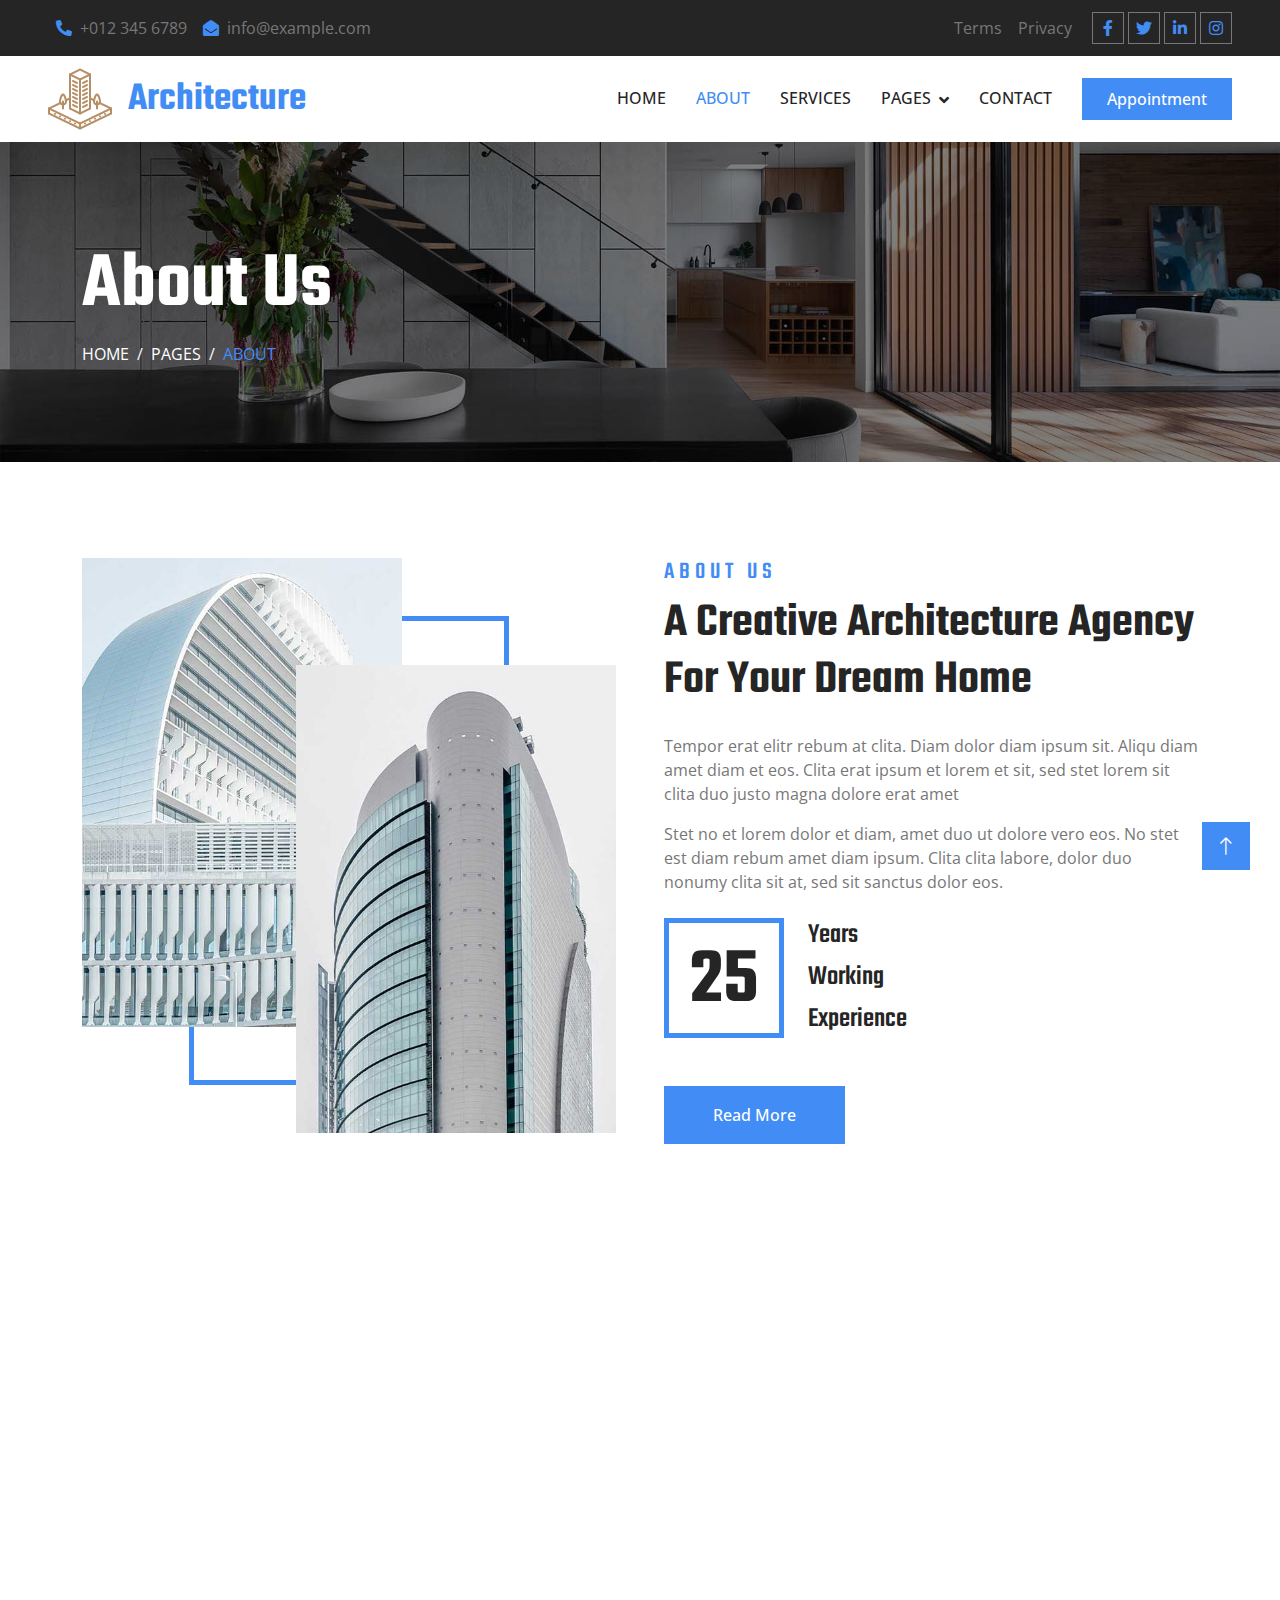
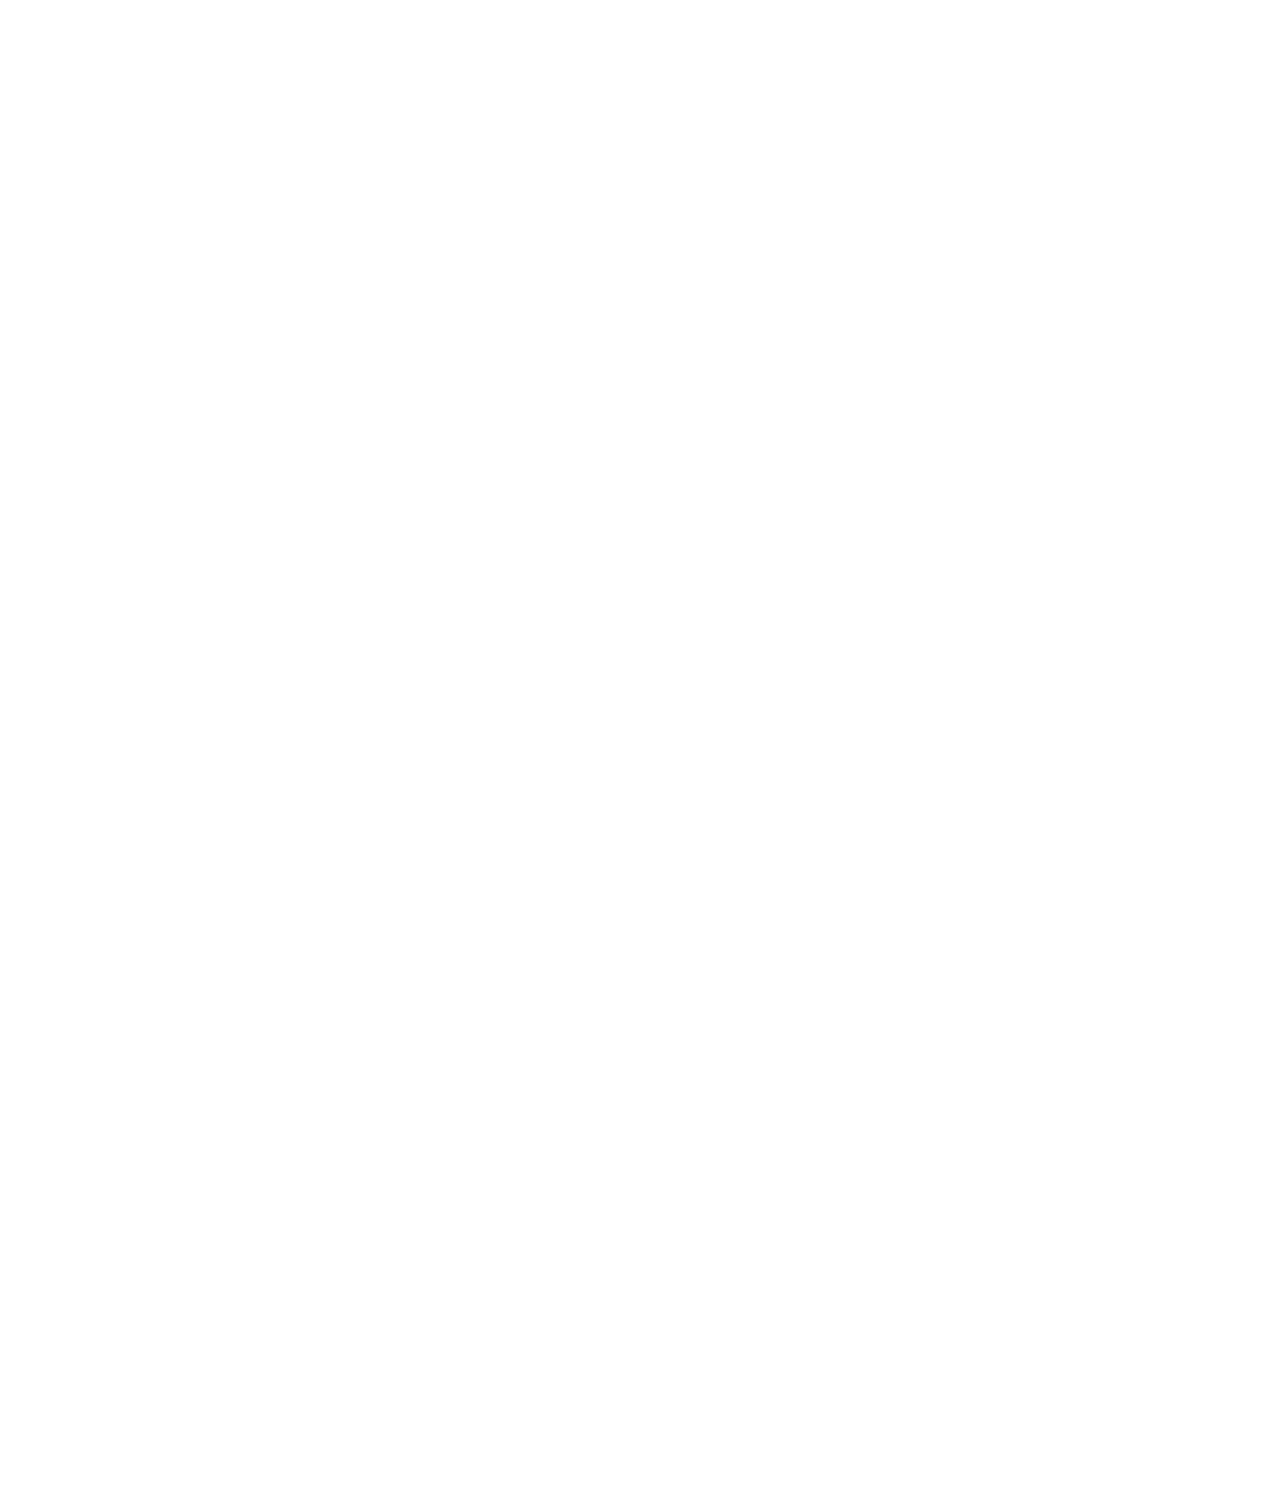
<file: about.html>
<!DOCTYPE html>
<html lang="en">
  <head>
    <meta charset="utf-8" />
    <title>Architecture - Architecture HTML Template</title>
    <meta content="width=device-width, initial-scale=1.0" name="viewport" />
    <meta content="" name="keywords" />
    <meta content="" name="description" />

    <!-- Favicon -->
    <link href="img/favicon.ico" rel="icon" />

    <!-- Google Web Fonts -->
    <link rel="preconnect" href="https://fonts.googleapis.com" />
    <link rel="preconnect" href="https://fonts.gstatic.com" crossorigin />
    <link href="https://fonts.googleapis.com/css2?family=Open+Sans:wght@400;500;600&family=Teko:wght@400;500;600&display=swap" rel="stylesheet" />

    <!-- Icon Font Stylesheet -->
    <link href="https://cdnjs.cloudflare.com/ajax/libs/font-awesome/5.10.0/css/all.min.css" rel="stylesheet" />
    <link href="https://cdn.jsdelivr.net/npm/bootstrap-icons@1.4.1/font/bootstrap-icons.css" rel="stylesheet" />

    <!-- Libraries Stylesheet -->
    <link href="lib/animate/animate.min.css" rel="stylesheet" />
    <link href="lib/owlcarousel/assets/owl.carousel.min.css" rel="stylesheet" />
    <link href="lib/tempusdominus/css/tempusdominus-bootstrap-4.min.css" rel="stylesheet" />

    <!-- Customized Bootstrap Stylesheet -->
    <link href="css/bootstrap.min.css" rel="stylesheet" />

    <!-- Template Stylesheet -->
    <link href="css/style.css" rel="stylesheet" />
  </head>

  <body>
    <!-- Spinner Start -->
    <div
      id="spinner"
      class="show bg-white position-fixed translate-middle w-100 vh-100 top-50 start-50 d-flex align-items-center justify-content-center">
      <div class="spinner-border position-relative text-primary" style="width: 6rem; height: 6rem" role="status"></div>
      <img class="position-absolute top-50 start-50 translate-middle" src="img/icons/icon-1.png" alt="Icon" />
    </div>
    <!-- Spinner End -->

    <!-- Topbar Start -->
    <div class="container-fluid bg-dark p-0 wow fadeIn" data-wow-delay="0.1s">
      <div class="row gx-0 d-none d-lg-flex">
        <div class="col-lg-7 px-5 text-start">
          <div class="h-100 d-inline-flex align-items-center py-3 me-3">
            <a class="text-body px-2" href="tel:+0123456789"><i class="fa fa-phone-alt text-primary me-2"></i>+012 345 6789</a>
            <a class="text-body px-2" href="mailto:info@example.com"><i class="fa fa-envelope-open text-primary me-2"></i>info@example.com</a>
          </div>
        </div>
        <div class="col-lg-5 px-5 text-end">
          <div class="h-100 d-inline-flex align-items-center py-3 me-2">
            <a class="text-body px-2" href="">Terms</a>
            <a class="text-body px-2" href="">Privacy</a>
          </div>
          <div class="h-100 d-inline-flex align-items-center">
            <a class="btn btn-sm-square btn-outline-body me-1" href=""><i class="fab fa-facebook-f"></i></a>
            <a class="btn btn-sm-square btn-outline-body me-1" href=""><i class="fab fa-twitter"></i></a>
            <a class="btn btn-sm-square btn-outline-body me-1" href=""><i class="fab fa-linkedin-in"></i></a>
            <a class="btn btn-sm-square btn-outline-body me-0" href=""><i class="fab fa-instagram"></i></a>
          </div>
        </div>
      </div>
    </div>
    <!-- Topbar End -->

    <!-- Navbar Start -->
    <nav class="navbar navbar-expand-lg bg-white navbar-light sticky-top py-lg-0 px-lg-5 wow fadeIn" data-wow-delay="0.1s">
      <a href="index.html" class="navbar-brand ms-4 ms-lg-0">
        <h1 class="text-primary m-0"><img class="me-3" src="img/icons/icon-1.png" alt="Icon" />Architecture</h1>
      </a>
      <button type="button" class="navbar-toggler me-4" data-bs-toggle="collapse" data-bs-target="#navbarCollapse">
        <span class="navbar-toggler-icon"></span>
      </button>
      <div class="collapse navbar-collapse" id="navbarCollapse">
        <div class="navbar-nav ms-auto p-4 p-lg-0">
          <a href="index.html" class="nav-item nav-link">Home</a>
          <a href="about.html" class="nav-item nav-link active">About</a>
          <a href="service.html" class="nav-item nav-link">Services</a>
          <div class="nav-item dropdown">
            <a href="#" class="nav-link dropdown-toggle" data-bs-toggle="dropdown">Pages</a>
            <div class="dropdown-menu border-0 m-0">
              <a href="feature.html" class="dropdown-item">Our Features</a>
              <a href="project.html" class="dropdown-item">Our Projects</a>
              <a href="team.html" class="dropdown-item">Team Members</a>
              <a href="appointment.html" class="dropdown-item">Appointment</a>
              <a href="testimonial.html" class="dropdown-item">Testimonial</a>
              <a href="404.html" class="dropdown-item">404 Page</a>
            </div>
          </div>
          <a href="contact.html" class="nav-item nav-link">Contact</a>
        </div>
        <a href="" class="btn btn-primary py-2 px-4 d-none d-lg-block">Appointment</a>
      </div>
    </nav>
    <!-- Navbar End -->

    <!-- Page Header Start -->
    <div class="container-fluid page-header py-5 mb-5 wow fadeIn" data-wow-delay="0.1s">
      <div class="container py-5">
        <h1 class="display-1 text-white animated slideInDown">About Us</h1>
        <nav aria-label="breadcrumb animated slideInDown">
          <ol class="breadcrumb text-uppercase mb-0">
            <li class="breadcrumb-item"><a class="text-white" href="#">Home</a></li>
            <li class="breadcrumb-item"><a class="text-white" href="#">Pages</a></li>
            <li class="breadcrumb-item text-primary active" aria-current="page">About</li>
          </ol>
        </nav>
      </div>
    </div>
    <!-- Page Header End -->

    <!-- About Start -->
    <div class="container-xxl py-5">
      <div class="container">
        <div class="row g-5">
          <div class="col-lg-6 wow fadeIn" data-wow-delay="0.1s">
            <div class="about-img">
              <img class="img-fluid" src="img/about-1.jpg" alt="" />
              <img class="img-fluid" src="img/about-2.jpg" alt="" />
            </div>
          </div>
          <div class="col-lg-6 wow fadeIn" data-wow-delay="0.5s">
            <h4 class="section-title">About Us</h4>
            <h1 class="display-5 mb-4">A Creative Architecture Agency For Your Dream Home</h1>
            <p>
              Tempor erat elitr rebum at clita. Diam dolor diam ipsum sit. Aliqu diam amet diam et eos. Clita erat ipsum et lorem et sit, sed stet
              lorem sit clita duo justo magna dolore erat amet
            </p>
            <p class="mb-4">
              Stet no et lorem dolor et diam, amet duo ut dolore vero eos. No stet est diam rebum amet diam ipsum. Clita clita labore, dolor duo
              nonumy clita sit at, sed sit sanctus dolor eos.
            </p>
            <div class="d-flex align-items-center mb-5">
              <div
                class="d-flex flex-shrink-0 align-items-center justify-content-center border border-5 border-primary"
                style="width: 120px; height: 120px">
                <h1 class="display-1 mb-n2" data-toggle="counter-up">25</h1>
              </div>
              <div class="ps-4">
                <h3>Years</h3>
                <h3>Working</h3>
                <h3 class="mb-0">Experience</h3>
              </div>
            </div>
            <a class="btn btn-primary py-3 px-5" href="">Read More</a>
          </div>
        </div>
      </div>
    </div>
    <!-- About End -->

    <!-- Feature Start -->
    <div class="container-xxl py-5">
      <div class="container">
        <div class="row g-5">
          <div class="col-lg-6 wow fadeInUp" data-wow-delay="0.1s">
            <h4 class="section-title">Why Choose Us!</h4>
            <h1 class="display-5 mb-4">Why You Should Trust Us? Learn More About Us!</h1>
            <p class="mb-4">
              Tempor erat elitr rebum at clita. Diam dolor diam ipsum sit. Aliqu diam amet diam et eos. Clita erat ipsum et lorem et sit, sed stet
              lorem sit clita duo justo magna dolore erat amet
            </p>
            <div class="row g-4">
              <div class="col-12">
                <div class="d-flex align-items-start">
                  <img class="flex-shrink-0" src="img/icons/icon-2.png" alt="Icon" />
                  <div class="ms-4">
                    <h3>Design Approach</h3>
                    <p class="mb-0">Erat ipsum justo amet duo et elitr dolor, est duo duo eos lorem sed diam stet diam sed stet.</p>
                  </div>
                </div>
              </div>
              <div class="col-12">
                <div class="d-flex align-items-start">
                  <img class="flex-shrink-0" src="img/icons/icon-3.png" alt="Icon" />
                  <div class="ms-4">
                    <h3>Innovative Solutions</h3>
                    <p class="mb-0">Erat ipsum justo amet duo et elitr dolor, est duo duo eos lorem sed diam stet diam sed stet.</p>
                  </div>
                </div>
              </div>
              <div class="col-12">
                <div class="d-flex align-items-start">
                  <img class="flex-shrink-0" src="img/icons/icon-4.png" alt="Icon" />
                  <div class="ms-4">
                    <h3>Project Management</h3>
                    <p class="mb-0">Erat ipsum justo amet duo et elitr dolor, est duo duo eos lorem sed diam stet diam sed stet.</p>
                  </div>
                </div>
              </div>
            </div>
          </div>
          <div class="col-lg-6 wow fadeInUp" data-wow-delay="0.5s">
            <div class="feature-img">
              <img class="img-fluid" src="img/about-2.jpg" alt="" />
              <img class="img-fluid" src="img/about-1.jpg" alt="" />
            </div>
          </div>
        </div>
      </div>
    </div>
    <!-- Feature End -->

    <!-- Team Start -->
    <div class="container-xxl py-5">
      <div class="container">
        <div class="text-center mx-auto mb-5 wow fadeInUp" data-wow-delay="0.1s" style="max-width: 600px">
          <h4 class="section-title">Team Members</h4>
          <h1 class="display-5 mb-4">We Are Creative Architecture Team For Your Dream Home</h1>
        </div>
        <div class="row g-0 team-items">
          <div class="col-lg-3 col-md-6 wow fadeInUp" data-wow-delay="0.1s">
            <div class="team-item position-relative">
              <div class="position-relative">
                <img class="img-fluid" src="img/team-1.jpg" alt="" />
                <div class="team-social text-center">
                  <a class="btn btn-square" href=""><i class="fab fa-facebook-f"></i></a>
                  <a class="btn btn-square" href=""><i class="fab fa-twitter"></i></a>
                  <a class="btn btn-square" href=""><i class="fab fa-instagram"></i></a>
                </div>
              </div>
              <div class="bg-light text-center p-4">
                <h3 class="mt-2">Architect Name</h3>
                <span class="text-primary">Designation</span>
              </div>
            </div>
          </div>
          <div class="col-lg-3 col-md-6 wow fadeInUp" data-wow-delay="0.3s">
            <div class="team-item position-relative">
              <div class="position-relative">
                <img class="img-fluid" src="img/team-2.jpg" alt="" />
                <div class="team-social text-center">
                  <a class="btn btn-square" href=""><i class="fab fa-facebook-f"></i></a>
                  <a class="btn btn-square" href=""><i class="fab fa-twitter"></i></a>
                  <a class="btn btn-square" href=""><i class="fab fa-instagram"></i></a>
                </div>
              </div>
              <div class="bg-light text-center p-4">
                <h3 class="mt-2">Architect Name</h3>
                <span class="text-primary">Designation</span>
              </div>
            </div>
          </div>
          <div class="col-lg-3 col-md-6 wow fadeInUp" data-wow-delay="0.5s">
            <div class="team-item position-relative">
              <div class="position-relative">
                <img class="img-fluid" src="img/team-3.jpg" alt="" />
                <div class="team-social text-center">
                  <a class="btn btn-square" href=""><i class="fab fa-facebook-f"></i></a>
                  <a class="btn btn-square" href=""><i class="fab fa-twitter"></i></a>
                  <a class="btn btn-square" href=""><i class="fab fa-instagram"></i></a>
                </div>
              </div>
              <div class="bg-light text-center p-4">
                <h3 class="mt-2">Architect Name</h3>
                <span class="text-primary">Designation</span>
              </div>
            </div>
          </div>
          <div class="col-lg-3 col-md-6 wow fadeInUp" data-wow-delay="0.7s">
            <div class="team-item position-relative">
              <div class="position-relative">
                <img class="img-fluid" src="img/team-4.jpg" alt="" />
                <div class="team-social text-center">
                  <a class="btn btn-square" href=""><i class="fab fa-facebook-f"></i></a>
                  <a class="btn btn-square" href=""><i class="fab fa-twitter"></i></a>
                  <a class="btn btn-square" href=""><i class="fab fa-instagram"></i></a>
                </div>
              </div>
              <div class="bg-light text-center p-4">
                <h3 class="mt-2">Architect Name</h3>
                <span class="text-primary">Designation</span>
              </div>
            </div>
          </div>
        </div>
      </div>
    </div>
    <!-- Team End -->

    <!-- Footer Start -->
    <div class="container-fluid bg-dark text-body footer mt-5 pt-5 px-0 wow fadeIn" data-wow-delay="0.1s">
      <div class="container py-5">
        <div class="row g-5">
          <div class="col-lg-3 col-md-6">
            <h3 class="text-light mb-4">Address</h3>
            <p class="mb-2"><i class="fa fa-map-marker-alt text-primary me-3"></i>123 Street, New York, USA</p>
            <p class="mb-2"><i class="fa fa-phone-alt text-primary me-3"></i>+012 345 67890</p>
            <p class="mb-2"><i class="fa fa-envelope text-primary me-3"></i>info@example.com</p>
            <div class="d-flex pt-2">
              <a class="btn btn-square btn-outline-body me-1" href=""><i class="fab fa-twitter"></i></a>
              <a class="btn btn-square btn-outline-body me-1" href=""><i class="fab fa-facebook-f"></i></a>
              <a class="btn btn-square btn-outline-body me-1" href=""><i class="fab fa-youtube"></i></a>
              <a class="btn btn-square btn-outline-body me-0" href=""><i class="fab fa-linkedin-in"></i></a>
            </div>
          </div>
          <div class="col-lg-3 col-md-6">
            <h3 class="text-light mb-4">Services</h3>
            <a class="btn btn-link" href="">Architecture</a>
            <a class="btn btn-link" href="">3D Animation</a>
            <a class="btn btn-link" href="">House Planning</a>
            <a class="btn btn-link" href="">Interior Design</a>
            <a class="btn btn-link" href="">Construction</a>
          </div>
          <div class="col-lg-3 col-md-6">
            <h3 class="text-light mb-4">Quick Links</h3>
            <a class="btn btn-link" href="">About Us</a>
            <a class="btn btn-link" href="">Contact Us</a>
            <a class="btn btn-link" href="">Our Services</a>
            <a class="btn btn-link" href="">Terms & Condition</a>
            <a class="btn btn-link" href="">Support</a>
          </div>
          <div class="col-lg-3 col-md-6">
            <h3 class="text-light mb-4">Newsletter</h3>
            <p>Dolor amet sit justo amet elitr clita ipsum elitr est.</p>
            <div class="position-relative mx-auto" style="max-width: 400px">
              <input class="form-control bg-transparent w-100 py-3 ps-4 pe-5" type="text" placeholder="Your email" />
              <button type="button" class="btn btn-primary py-2 position-absolute top-0 end-0 mt-2 me-2">SignUp</button>
            </div>
          </div>
        </div>
      </div>
      <div class="container-fluid copyright">
        <div class="container">
          <div class="row">
            <div class="col-md-6 text-center text-md-start mb-3 mb-md-0">&copy; <a href="#">Your Site Name</a>, All Right Reserved.</div>
            <div class="col-md-6 text-center text-md-end">
              <!--/*** This template is free as long as you keep the footer author’s credit link/attribution link/backlink. If you'd like to use the template without the footer author’s credit link/attribution link/backlink, you can purchase the Credit Removal License from "https://htmlcodex.com/credit-removal". Thank you for your support. ***/-->
              Designed By <a href="https://htmlcodex.com">HTML Codex</a>
            </div>
          </div>
        </div>
      </div>
    </div>
    <!-- Footer End -->

    <!-- Back to Top -->
    <a href="#" class="btn btn-lg btn-primary btn-lg-square back-to-top"><i class="bi bi-arrow-up"></i></a>

    <!-- JavaScript Libraries -->
    <script src="https://code.jquery.com/jquery-3.4.1.min.js"></script>
    <script src="https://cdn.jsdelivr.net/npm/bootstrap@5.0.0/dist/js/bootstrap.bundle.min.js"></script>
    <script src="lib/wow/wow.min.js"></script>
    <script src="lib/easing/easing.min.js"></script>
    <script src="lib/waypoints/waypoints.min.js"></script>
    <script src="lib/counterup/counterup.min.js"></script>
    <script src="lib/owlcarousel/owl.carousel.min.js"></script>
    <script src="lib/tempusdominus/js/moment.min.js"></script>
    <script src="lib/tempusdominus/js/moment-timezone.min.js"></script>
    <script src="lib/tempusdominus/js/tempusdominus-bootstrap-4.min.js"></script>

    <!-- Template Javascript -->
    <script src="js/main.js"></script>
  </body>
</html>
</file>
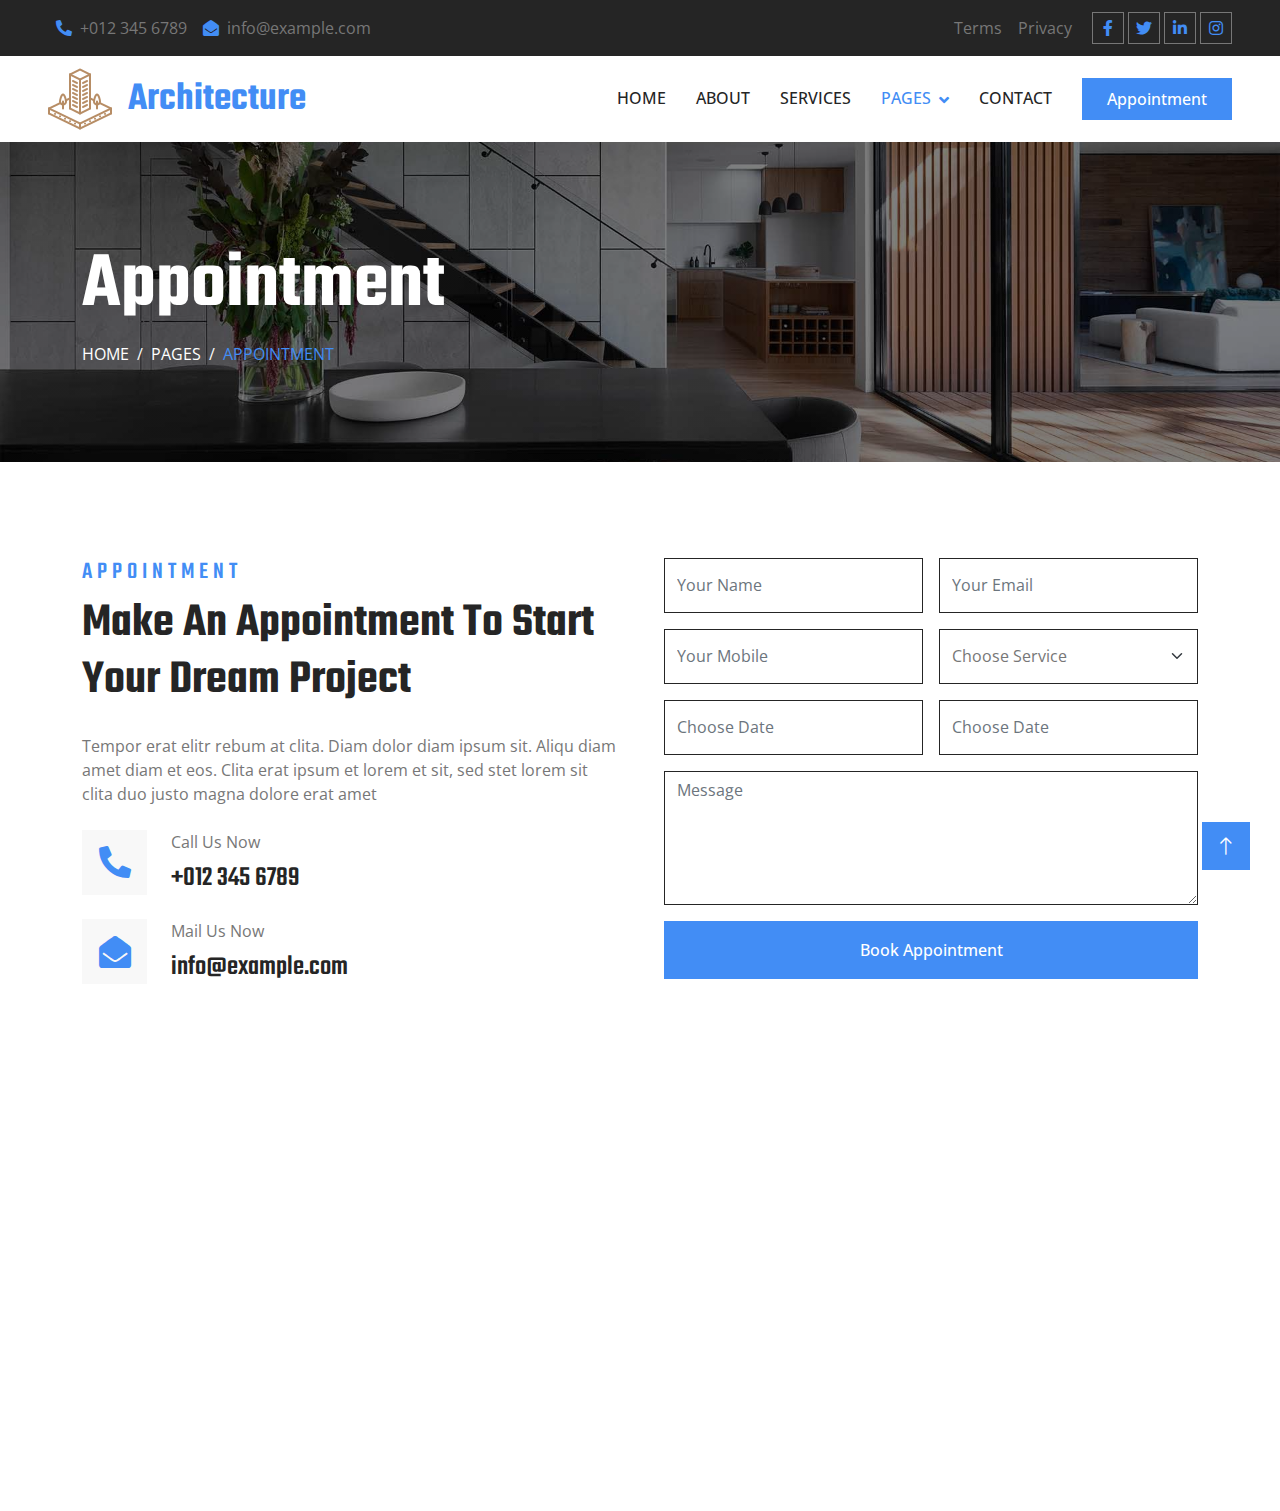
<file: appointment.html>
<!DOCTYPE html>
<html lang="en">
  <head>
    <meta charset="utf-8" />
    <title>Architecture - Architecture HTML Template</title>
    <meta content="width=device-width, initial-scale=1.0" name="viewport" />
    <meta content="" name="keywords" />
    <meta content="" name="description" />

    <!-- Favicon -->
    <link href="img/favicon.ico" rel="icon" />

    <!-- Google Web Fonts -->
    <link rel="preconnect" href="https://fonts.googleapis.com" />
    <link rel="preconnect" href="https://fonts.gstatic.com" crossorigin />
    <link href="https://fonts.googleapis.com/css2?family=Open+Sans:wght@400;500;600&family=Teko:wght@400;500;600&display=swap" rel="stylesheet" />

    <!-- Icon Font Stylesheet -->
    <link href="https://cdnjs.cloudflare.com/ajax/libs/font-awesome/5.10.0/css/all.min.css" rel="stylesheet" />
    <link href="https://cdn.jsdelivr.net/npm/bootstrap-icons@1.4.1/font/bootstrap-icons.css" rel="stylesheet" />

    <!-- Libraries Stylesheet -->
    <link href="lib/animate/animate.min.css" rel="stylesheet" />
    <link href="lib/owlcarousel/assets/owl.carousel.min.css" rel="stylesheet" />
    <link href="lib/tempusdominus/css/tempusdominus-bootstrap-4.min.css" rel="stylesheet" />

    <!-- Customized Bootstrap Stylesheet -->
    <link href="css/bootstrap.min.css" rel="stylesheet" />

    <!-- Template Stylesheet -->
    <link href="css/style.css" rel="stylesheet" />
  </head>

  <body>
    <!-- Spinner Start -->
    <div
      id="spinner"
      class="show bg-white position-fixed translate-middle w-100 vh-100 top-50 start-50 d-flex align-items-center justify-content-center">
      <div class="spinner-border position-relative text-primary" style="width: 6rem; height: 6rem" role="status"></div>
      <img class="position-absolute top-50 start-50 translate-middle" src="img/icons/icon-1.png" alt="Icon" />
    </div>
    <!-- Spinner End -->

    <!-- Topbar Start -->
    <div class="container-fluid bg-dark p-0 wow fadeIn" data-wow-delay="0.1s">
      <div class="row gx-0 d-none d-lg-flex">
        <div class="col-lg-7 px-5 text-start">
          <div class="h-100 d-inline-flex align-items-center py-3 me-3">
            <a class="text-body px-2" href="tel:+0123456789"><i class="fa fa-phone-alt text-primary me-2"></i>+012 345 6789</a>
            <a class="text-body px-2" href="mailto:info@example.com"><i class="fa fa-envelope-open text-primary me-2"></i>info@example.com</a>
          </div>
        </div>
        <div class="col-lg-5 px-5 text-end">
          <div class="h-100 d-inline-flex align-items-center py-3 me-2">
            <a class="text-body px-2" href="">Terms</a>
            <a class="text-body px-2" href="">Privacy</a>
          </div>
          <div class="h-100 d-inline-flex align-items-center">
            <a class="btn btn-sm-square btn-outline-body me-1" href=""><i class="fab fa-facebook-f"></i></a>
            <a class="btn btn-sm-square btn-outline-body me-1" href=""><i class="fab fa-twitter"></i></a>
            <a class="btn btn-sm-square btn-outline-body me-1" href=""><i class="fab fa-linkedin-in"></i></a>
            <a class="btn btn-sm-square btn-outline-body me-0" href=""><i class="fab fa-instagram"></i></a>
          </div>
        </div>
      </div>
    </div>
    <!-- Topbar End -->

    <!-- Navbar Start -->
    <nav class="navbar navbar-expand-lg bg-white navbar-light sticky-top py-lg-0 px-lg-5 wow fadeIn" data-wow-delay="0.1s">
      <a href="index.html" class="navbar-brand ms-4 ms-lg-0">
        <h1 class="text-primary m-0"><img class="me-3" src="img/icons/icon-1.png" alt="Icon" />Architecture</h1>
      </a>
      <button type="button" class="navbar-toggler me-4" data-bs-toggle="collapse" data-bs-target="#navbarCollapse">
        <span class="navbar-toggler-icon"></span>
      </button>
      <div class="collapse navbar-collapse" id="navbarCollapse">
        <div class="navbar-nav ms-auto p-4 p-lg-0">
          <a href="index.html" class="nav-item nav-link">Home</a>
          <a href="about.html" class="nav-item nav-link">About</a>
          <a href="service.html" class="nav-item nav-link">Services</a>
          <div class="nav-item dropdown">
            <a href="#" class="nav-link dropdown-toggle active" data-bs-toggle="dropdown">Pages</a>
            <div class="dropdown-menu border-0 m-0">
              <a href="feature.html" class="dropdown-item">Our Features</a>
              <a href="project.html" class="dropdown-item">Our Projects</a>
              <a href="team.html" class="dropdown-item">Team Members</a>
              <a href="appointment.html" class="dropdown-item active">Appointment</a>
              <a href="testimonial.html" class="dropdown-item">Testimonial</a>
              <a href="404.html" class="dropdown-item">404 Page</a>
            </div>
          </div>
          <a href="contact.html" class="nav-item nav-link">Contact</a>
        </div>
        <a href="" class="btn btn-primary py-2 px-4 d-none d-lg-block">Appointment</a>
      </div>
    </nav>
    <!-- Navbar End -->

    <!-- Page Header Start -->
    <div class="container-fluid page-header py-5 mb-5 wow fadeIn" data-wow-delay="0.1s">
      <div class="container py-5">
        <h1 class="display-1 text-white animated slideInDown">Appointment</h1>
        <nav aria-label="breadcrumb animated slideInDown">
          <ol class="breadcrumb text-uppercase mb-0">
            <li class="breadcrumb-item"><a class="text-white" href="#">Home</a></li>
            <li class="breadcrumb-item"><a class="text-white" href="#">Pages</a></li>
            <li class="breadcrumb-item text-primary active" aria-current="page">Appointment</li>
          </ol>
        </nav>
      </div>
    </div>
    <!-- Page Header End -->

    <!-- Appointment Start -->
    <div class="container-xxl py-5">
      <div class="container">
        <div class="row g-5">
          <div class="col-lg-6 wow fadeInUp" data-wow-delay="0.1s">
            <h4 class="section-title">Appointment</h4>
            <h1 class="display-5 mb-4">Make An Appointment To Start Your Dream Project</h1>
            <p class="mb-4">
              Tempor erat elitr rebum at clita. Diam dolor diam ipsum sit. Aliqu diam amet diam et eos. Clita erat ipsum et lorem et sit, sed stet
              lorem sit clita duo justo magna dolore erat amet
            </p>
            <div class="row g-4">
              <div class="col-12">
                <div class="d-flex">
                  <div class="d-flex flex-shrink-0 align-items-center justify-content-center bg-light" style="width: 65px; height: 65px">
                    <i class="fa fa-2x fa-phone-alt text-primary"></i>
                  </div>
                  <div class="ms-4">
                    <p class="mb-2">Call Us Now</p>
                    <h3 class="mb-0">+012 345 6789</h3>
                  </div>
                </div>
              </div>
              <div class="col-12">
                <div class="d-flex">
                  <div class="d-flex flex-shrink-0 align-items-center justify-content-center bg-light" style="width: 65px; height: 65px">
                    <i class="fa fa-2x fa-envelope-open text-primary"></i>
                  </div>
                  <div class="ms-4">
                    <p class="mb-2">Mail Us Now</p>
                    <h3 class="mb-0">info@example.com</h3>
                  </div>
                </div>
              </div>
            </div>
          </div>
          <div class="col-lg-6 wow fadeInUp" data-wow-delay="0.5s">
            <div class="row g-3">
              <div class="col-12 col-sm-6">
                <input type="text" class="form-control" placeholder="Your Name" style="height: 55px" />
              </div>
              <div class="col-12 col-sm-6">
                <input type="email" class="form-control" placeholder="Your Email" style="height: 55px" />
              </div>
              <div class="col-12 col-sm-6">
                <input type="text" class="form-control" placeholder="Your Mobile" style="height: 55px" />
              </div>
              <div class="col-12 col-sm-6">
                <select class="form-select" style="height: 55px">
                  <option selected>Choose Service</option>
                  <option value="1">Service 1</option>
                  <option value="2">Service 2</option>
                  <option value="3">Service 3</option>
                </select>
              </div>
              <div class="col-12 col-sm-6">
                <div class="date" id="date" data-target-input="nearest">
                  <input
                    type="text"
                    class="form-control datetimepicker-input"
                    placeholder="Choose Date"
                    data-target="#date"
                    data-toggle="datetimepicker"
                    style="height: 55px" />
                </div>
              </div>
              <div class="col-12 col-sm-6">
                <div class="time" id="time" data-target-input="nearest">
                  <input
                    type="text"
                    class="form-control datetimepicker-input"
                    placeholder="Choose Date"
                    data-target="#time"
                    data-toggle="datetimepicker"
                    style="height: 55px" />
                </div>
              </div>
              <div class="col-12">
                <textarea class="form-control" rows="5" placeholder="Message"></textarea>
              </div>
              <div class="col-12">
                <button class="btn btn-primary w-100 py-3" type="submit">Book Appointment</button>
              </div>
            </div>
          </div>
        </div>
      </div>
    </div>
    <!-- Appointment End -->

    <!-- Footer Start -->
    <div class="container-fluid bg-dark text-body footer mt-5 pt-5 px-0 wow fadeIn" data-wow-delay="0.1s">
      <div class="container py-5">
        <div class="row g-5">
          <div class="col-lg-3 col-md-6">
            <h3 class="text-light mb-4">Address</h3>
            <p class="mb-2"><i class="fa fa-map-marker-alt text-primary me-3"></i>123 Street, New York, USA</p>
            <p class="mb-2"><i class="fa fa-phone-alt text-primary me-3"></i>+012 345 67890</p>
            <p class="mb-2"><i class="fa fa-envelope text-primary me-3"></i>info@example.com</p>
            <div class="d-flex pt-2">
              <a class="btn btn-square btn-outline-body me-1" href=""><i class="fab fa-twitter"></i></a>
              <a class="btn btn-square btn-outline-body me-1" href=""><i class="fab fa-facebook-f"></i></a>
              <a class="btn btn-square btn-outline-body me-1" href=""><i class="fab fa-youtube"></i></a>
              <a class="btn btn-square btn-outline-body me-0" href=""><i class="fab fa-linkedin-in"></i></a>
            </div>
          </div>
          <div class="col-lg-3 col-md-6">
            <h3 class="text-light mb-4">Services</h3>
            <a class="btn btn-link" href="">Architecture</a>
            <a class="btn btn-link" href="">3D Animation</a>
            <a class="btn btn-link" href="">House Planning</a>
            <a class="btn btn-link" href="">Interior Design</a>
            <a class="btn btn-link" href="">Construction</a>
          </div>
          <div class="col-lg-3 col-md-6">
            <h3 class="text-light mb-4">Quick Links</h3>
            <a class="btn btn-link" href="">About Us</a>
            <a class="btn btn-link" href="">Contact Us</a>
            <a class="btn btn-link" href="">Our Services</a>
            <a class="btn btn-link" href="">Terms & Condition</a>
            <a class="btn btn-link" href="">Support</a>
          </div>
          <div class="col-lg-3 col-md-6">
            <h3 class="text-light mb-4">Newsletter</h3>
            <p>Dolor amet sit justo amet elitr clita ipsum elitr est.</p>
            <div class="position-relative mx-auto" style="max-width: 400px">
              <input class="form-control bg-transparent w-100 py-3 ps-4 pe-5" type="text" placeholder="Your email" />
              <button type="button" class="btn btn-primary py-2 position-absolute top-0 end-0 mt-2 me-2">SignUp</button>
            </div>
          </div>
        </div>
      </div>
      <div class="container-fluid copyright">
        <div class="container">
          <div class="row">
            <div class="col-md-6 text-center text-md-start mb-3 mb-md-0">&copy; <a href="#">Your Site Name</a>, All Right Reserved.</div>
            <div class="col-md-6 text-center text-md-end">
              <!--/*** This template is free as long as you keep the footer author’s credit link/attribution link/backlink. If you'd like to use the template without the footer author’s credit link/attribution link/backlink, you can purchase the Credit Removal License from "https://htmlcodex.com/credit-removal". Thank you for your support. ***/-->
              Designed By <a href="https://htmlcodex.com">HTML Codex</a>
            </div>
          </div>
        </div>
      </div>
    </div>
    <!-- Footer End -->

    <!-- Back to Top -->
    <a href="#" class="btn btn-lg btn-primary btn-lg-square back-to-top"><i class="bi bi-arrow-up"></i></a>

    <!-- JavaScript Libraries -->
    <script src="https://code.jquery.com/jquery-3.4.1.min.js"></script>
    <script src="https://cdn.jsdelivr.net/npm/bootstrap@5.0.0/dist/js/bootstrap.bundle.min.js"></script>
    <script src="lib/wow/wow.min.js"></script>
    <script src="lib/easing/easing.min.js"></script>
    <script src="lib/waypoints/waypoints.min.js"></script>
    <script src="lib/counterup/counterup.min.js"></script>
    <script src="lib/owlcarousel/owl.carousel.min.js"></script>
    <script src="lib/tempusdominus/js/moment.min.js"></script>
    <script src="lib/tempusdominus/js/moment-timezone.min.js"></script>
    <script src="lib/tempusdominus/js/tempusdominus-bootstrap-4.min.js"></script>

    <!-- Template Javascript -->
    <script src="js/main.js"></script>
  </body>
</html>
</file>
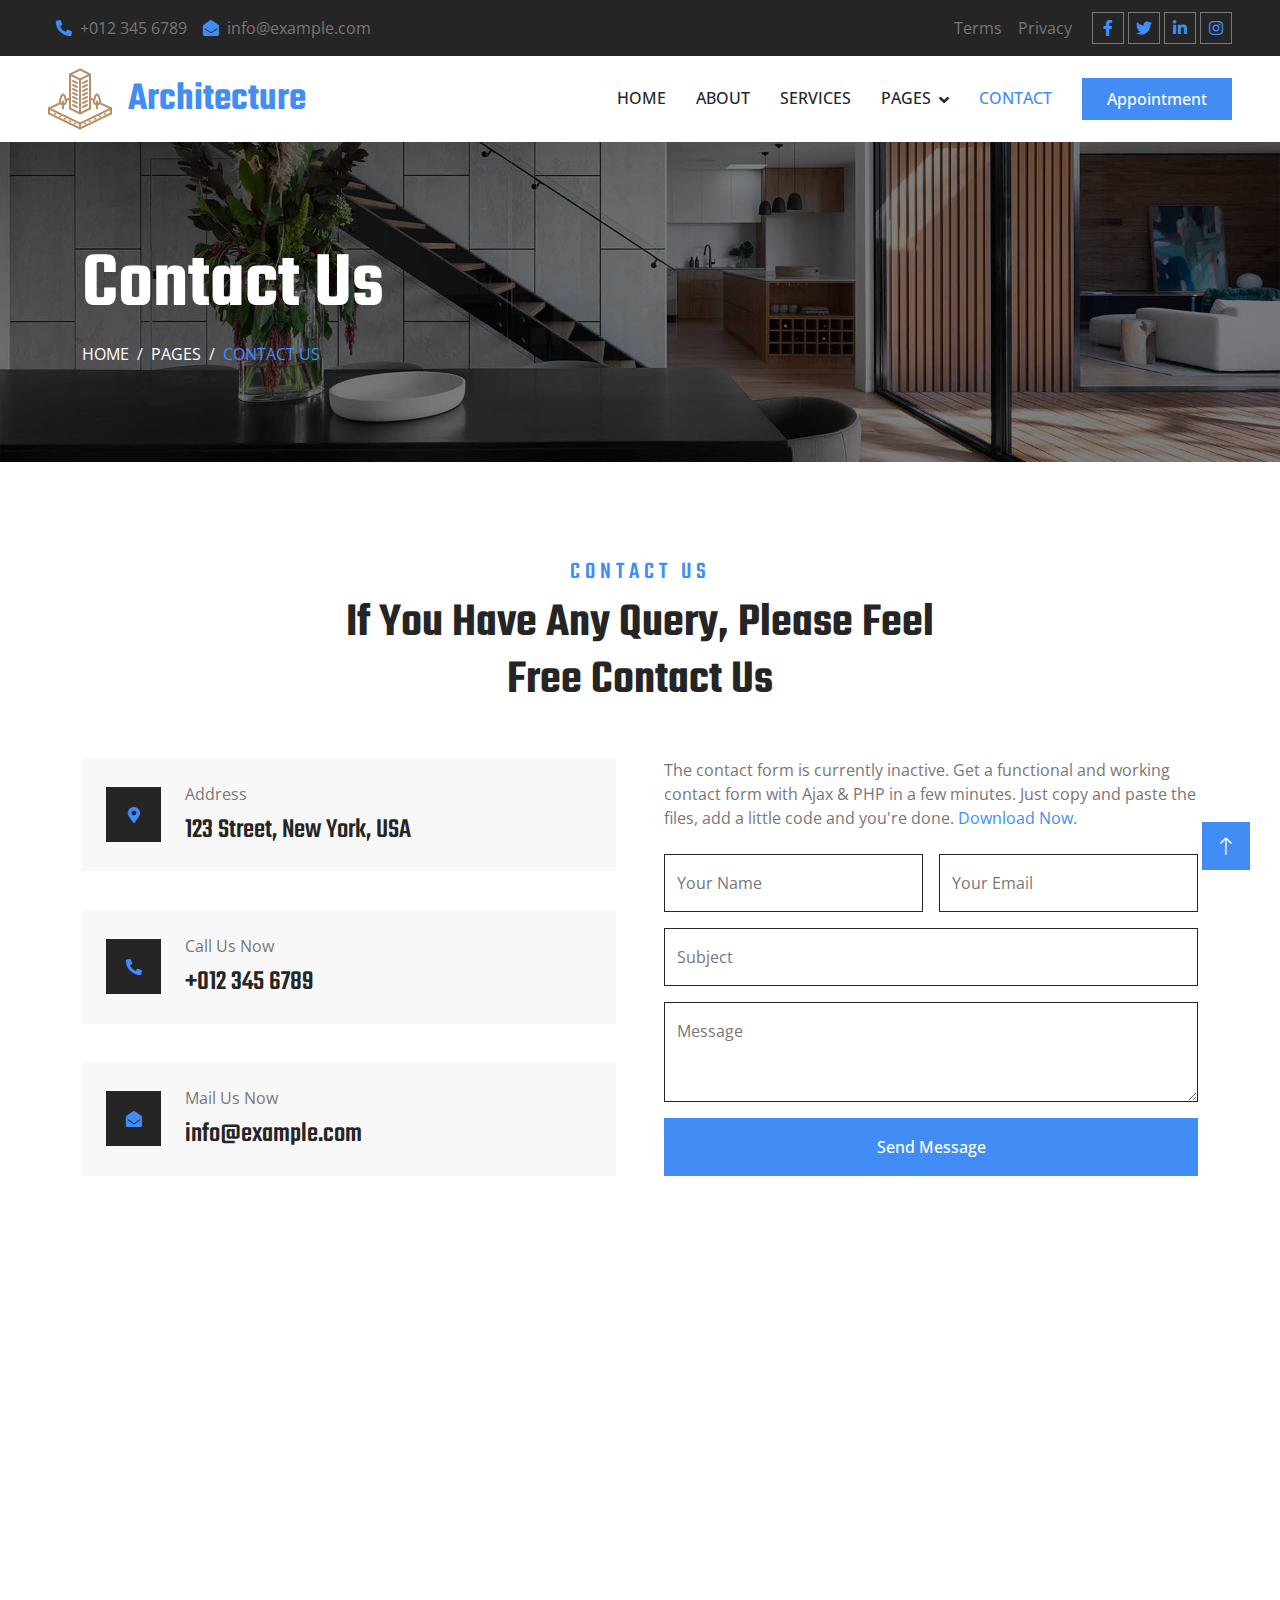
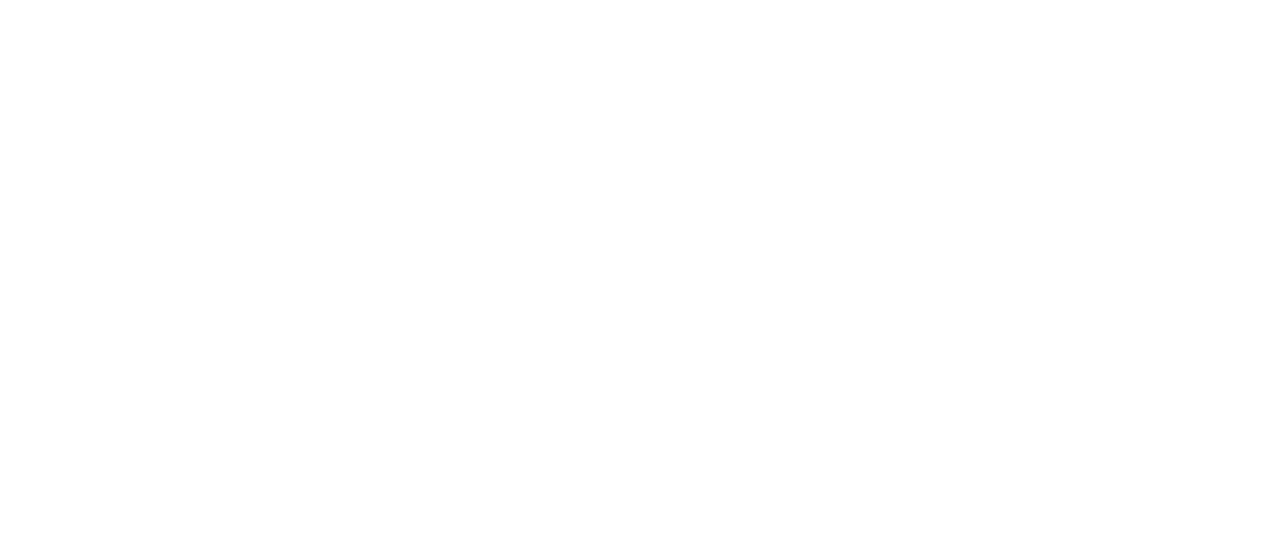
<file: contact.html>
<!DOCTYPE html>
<html lang="en">
  <head>
    <meta charset="utf-8" />
    <title>Architecture - Architecture HTML Template</title>
    <meta content="width=device-width, initial-scale=1.0" name="viewport" />
    <meta content="" name="keywords" />
    <meta content="" name="description" />

    <!-- Favicon -->
    <link href="img/favicon.ico" rel="icon" />

    <!-- Google Web Fonts -->
    <link rel="preconnect" href="https://fonts.googleapis.com" />
    <link rel="preconnect" href="https://fonts.gstatic.com" crossorigin />
    <link href="https://fonts.googleapis.com/css2?family=Open+Sans:wght@400;500;600&family=Teko:wght@400;500;600&display=swap" rel="stylesheet" />

    <!-- Icon Font Stylesheet -->
    <link href="https://cdnjs.cloudflare.com/ajax/libs/font-awesome/5.10.0/css/all.min.css" rel="stylesheet" />
    <link href="https://cdn.jsdelivr.net/npm/bootstrap-icons@1.4.1/font/bootstrap-icons.css" rel="stylesheet" />

    <!-- Libraries Stylesheet -->
    <link href="lib/animate/animate.min.css" rel="stylesheet" />
    <link href="lib/owlcarousel/assets/owl.carousel.min.css" rel="stylesheet" />
    <link href="lib/tempusdominus/css/tempusdominus-bootstrap-4.min.css" rel="stylesheet" />

    <!-- Customized Bootstrap Stylesheet -->
    <link href="css/bootstrap.min.css" rel="stylesheet" />

    <!-- Template Stylesheet -->
    <link href="css/style.css" rel="stylesheet" />
  </head>

  <body>
    <!-- Spinner Start -->
    <div
      id="spinner"
      class="show bg-white position-fixed translate-middle w-100 vh-100 top-50 start-50 d-flex align-items-center justify-content-center">
      <div class="spinner-border position-relative text-primary" style="width: 6rem; height: 6rem" role="status"></div>
      <img class="position-absolute top-50 start-50 translate-middle" src="img/icons/icon-1.png" alt="Icon" />
    </div>
    <!-- Spinner End -->

    <!-- Topbar Start -->
    <div class="container-fluid bg-dark p-0 wow fadeIn" data-wow-delay="0.1s">
      <div class="row gx-0 d-none d-lg-flex">
        <div class="col-lg-7 px-5 text-start">
          <div class="h-100 d-inline-flex align-items-center py-3 me-3">
            <a class="text-body px-2" href="tel:+0123456789"><i class="fa fa-phone-alt text-primary me-2"></i>+012 345 6789</a>
            <a class="text-body px-2" href="mailto:info@example.com"><i class="fa fa-envelope-open text-primary me-2"></i>info@example.com</a>
          </div>
        </div>
        <div class="col-lg-5 px-5 text-end">
          <div class="h-100 d-inline-flex align-items-center py-3 me-2">
            <a class="text-body px-2" href="">Terms</a>
            <a class="text-body px-2" href="">Privacy</a>
          </div>
          <div class="h-100 d-inline-flex align-items-center">
            <a class="btn btn-sm-square btn-outline-body me-1" href=""><i class="fab fa-facebook-f"></i></a>
            <a class="btn btn-sm-square btn-outline-body me-1" href=""><i class="fab fa-twitter"></i></a>
            <a class="btn btn-sm-square btn-outline-body me-1" href=""><i class="fab fa-linkedin-in"></i></a>
            <a class="btn btn-sm-square btn-outline-body me-0" href=""><i class="fab fa-instagram"></i></a>
          </div>
        </div>
      </div>
    </div>
    <!-- Topbar End -->

    <!-- Navbar Start -->
    <nav class="navbar navbar-expand-lg bg-white navbar-light sticky-top py-lg-0 px-lg-5 wow fadeIn" data-wow-delay="0.1s">
      <a href="index.html" class="navbar-brand ms-4 ms-lg-0">
        <h1 class="text-primary m-0"><img class="me-3" src="img/icons/icon-1.png" alt="Icon" />Architecture</h1>
      </a>
      <button type="button" class="navbar-toggler me-4" data-bs-toggle="collapse" data-bs-target="#navbarCollapse">
        <span class="navbar-toggler-icon"></span>
      </button>
      <div class="collapse navbar-collapse" id="navbarCollapse">
        <div class="navbar-nav ms-auto p-4 p-lg-0">
          <a href="index.html" class="nav-item nav-link">Home</a>
          <a href="about.html" class="nav-item nav-link">About</a>
          <a href="service.html" class="nav-item nav-link">Services</a>
          <div class="nav-item dropdown">
            <a href="#" class="nav-link dropdown-toggle" data-bs-toggle="dropdown">Pages</a>
            <div class="dropdown-menu border-0 m-0">
              <a href="feature.html" class="dropdown-item">Our Features</a>
              <a href="project.html" class="dropdown-item">Our Projects</a>
              <a href="team.html" class="dropdown-item">Team Members</a>
              <a href="appointment.html" class="dropdown-item">Appointment</a>
              <a href="testimonial.html" class="dropdown-item">Testimonial</a>
              <a href="404.html" class="dropdown-item">404 Page</a>
            </div>
          </div>
          <a href="contact.html" class="nav-item nav-link active">Contact</a>
        </div>
        <a href="" class="btn btn-primary py-2 px-4 d-none d-lg-block">Appointment</a>
      </div>
    </nav>
    <!-- Navbar End -->

    <!-- Page Header Start -->
    <div class="container-fluid page-header py-5 mb-5 wow fadeIn" data-wow-delay="0.1s">
      <div class="container py-5">
        <h1 class="display-1 text-white animated slideInDown">Contact Us</h1>
        <nav aria-label="breadcrumb animated slideInDown">
          <ol class="breadcrumb text-uppercase mb-0">
            <li class="breadcrumb-item"><a class="text-white" href="#">Home</a></li>
            <li class="breadcrumb-item"><a class="text-white" href="#">Pages</a></li>
            <li class="breadcrumb-item text-primary active" aria-current="page">Contact Us</li>
          </ol>
        </nav>
      </div>
    </div>
    <!-- Page Header End -->

    <!-- Contact Start -->
    <div class="container-xxl py-5">
      <div class="container">
        <div class="text-center mx-auto mb-5 wow fadeInUp" data-wow-delay="0.1s" style="max-width: 600px">
          <h4 class="section-title">Contact Us</h4>
          <h1 class="display-5 mb-4">If You Have Any Query, Please Feel Free Contact Us</h1>
        </div>
        <div class="row g-5">
          <div class="col-lg-6 wow fadeInUp" data-wow-delay="0.1s">
            <div class="d-flex flex-column justify-content-between h-100">
              <div class="bg-light d-flex align-items-center w-100 p-4 mb-4">
                <div class="d-flex flex-shrink-0 align-items-center justify-content-center bg-dark" style="width: 55px; height: 55px">
                  <i class="fa fa-map-marker-alt text-primary"></i>
                </div>
                <div class="ms-4">
                  <p class="mb-2">Address</p>
                  <h3 class="mb-0">123 Street, New York, USA</h3>
                </div>
              </div>
              <div class="bg-light d-flex align-items-center w-100 p-4 mb-4">
                <div class="d-flex flex-shrink-0 align-items-center justify-content-center bg-dark" style="width: 55px; height: 55px">
                  <i class="fa fa-phone-alt text-primary"></i>
                </div>
                <div class="ms-4">
                  <p class="mb-2">Call Us Now</p>
                  <h3 class="mb-0">+012 345 6789</h3>
                </div>
              </div>
              <div class="bg-light d-flex align-items-center w-100 p-4">
                <div class="d-flex flex-shrink-0 align-items-center justify-content-center bg-dark" style="width: 55px; height: 55px">
                  <i class="fa fa-envelope-open text-primary"></i>
                </div>
                <div class="ms-4">
                  <p class="mb-2">Mail Us Now</p>
                  <h3 class="mb-0">info@example.com</h3>
                </div>
              </div>
            </div>
          </div>
          <div class="col-lg-6 wow fadeInUp" data-wow-delay="0.5s">
            <p class="mb-4">
              The contact form is currently inactive. Get a functional and working contact form with Ajax & PHP in a few minutes. Just copy and paste
              the files, add a little code and you're done. <a href="https://htmlcodex.com/contact-form">Download Now</a>.
            </p>
            <form>
              <div class="row g-3">
                <div class="col-md-6">
                  <div class="form-floating">
                    <input type="text" class="form-control" id="name" placeholder="Your Name" />
                    <label for="name">Your Name</label>
                  </div>
                </div>
                <div class="col-md-6">
                  <div class="form-floating">
                    <input type="email" class="form-control" id="email" placeholder="Your Email" />
                    <label for="email">Your Email</label>
                  </div>
                </div>
                <div class="col-12">
                  <div class="form-floating">
                    <input type="text" class="form-control" id="subject" placeholder="Subject" />
                    <label for="subject">Subject</label>
                  </div>
                </div>
                <div class="col-12">
                  <div class="form-floating">
                    <textarea class="form-control" placeholder="Leave a message here" id="message" style="height: 100px"></textarea>
                    <label for="message">Message</label>
                  </div>
                </div>
                <div class="col-12">
                  <button class="btn btn-primary w-100 py-3" type="submit">Send Message</button>
                </div>
              </div>
            </form>
          </div>
        </div>
      </div>
    </div>
    <!-- Contact End -->

    <!-- Google Map Start -->
    <div class="container-xxl pt-5 px-0 wow fadeIn" data-wow-delay="0.1s">
      <iframe
        class="w-100 mb-n2"
        style="height: 450px"
        src="https://www.google.com/maps/embed?pb=!1m18!1m12!1m3!1d3001156.4288297426!2d-78.01371936852176!3d42.72876761954724!2m3!1f0!2f0!3f0!3m2!1i1024!2i768!4f13.1!3m3!1m2!1s0x4ccc4bf0f123a5a9%3A0xddcfc6c1de189567!2sNew%20York%2C%20USA!5e0!3m2!1sen!2sbd!4v1603794290143!5m2!1sen!2sbd"
        frameborder="0"
        allowfullscreen=""
        aria-hidden="false"
        tabindex="0"></iframe>
    </div>
    <!-- Google Map End -->

    <!-- Footer Start -->
    <div class="container-fluid bg-dark text-body footer pt-5 px-0 wow fadeIn" data-wow-delay="0.1s">
      <div class="container py-5">
        <div class="row g-5">
          <div class="col-lg-3 col-md-6">
            <h3 class="text-light mb-4">Address</h3>
            <p class="mb-2"><i class="fa fa-map-marker-alt text-primary me-3"></i>123 Street, New York, USA</p>
            <p class="mb-2"><i class="fa fa-phone-alt text-primary me-3"></i>+012 345 67890</p>
            <p class="mb-2"><i class="fa fa-envelope text-primary me-3"></i>info@example.com</p>
            <div class="d-flex pt-2">
              <a class="btn btn-square btn-outline-body me-1" href=""><i class="fab fa-twitter"></i></a>
              <a class="btn btn-square btn-outline-body me-1" href=""><i class="fab fa-facebook-f"></i></a>
              <a class="btn btn-square btn-outline-body me-1" href=""><i class="fab fa-youtube"></i></a>
              <a class="btn btn-square btn-outline-body me-0" href=""><i class="fab fa-linkedin-in"></i></a>
            </div>
          </div>
          <div class="col-lg-3 col-md-6">
            <h3 class="text-light mb-4">Services</h3>
            <a class="btn btn-link" href="">Architecture</a>
            <a class="btn btn-link" href="">3D Animation</a>
            <a class="btn btn-link" href="">House Planning</a>
            <a class="btn btn-link" href="">Interior Design</a>
            <a class="btn btn-link" href="">Construction</a>
          </div>
          <div class="col-lg-3 col-md-6">
            <h3 class="text-light mb-4">Quick Links</h3>
            <a class="btn btn-link" href="">About Us</a>
            <a class="btn btn-link" href="">Contact Us</a>
            <a class="btn btn-link" href="">Our Services</a>
            <a class="btn btn-link" href="">Terms & Condition</a>
            <a class="btn btn-link" href="">Support</a>
          </div>
          <div class="col-lg-3 col-md-6">
            <h3 class="text-light mb-4">Newsletter</h3>
            <p>Dolor amet sit justo amet elitr clita ipsum elitr est.</p>
            <div class="position-relative mx-auto" style="max-width: 400px">
              <input class="form-control bg-transparent w-100 py-3 ps-4 pe-5" type="text" placeholder="Your email" />
              <button type="button" class="btn btn-primary py-2 position-absolute top-0 end-0 mt-2 me-2">SignUp</button>
            </div>
          </div>
        </div>
      </div>
      <div class="container-fluid copyright">
        <div class="container">
          <div class="row">
            <div class="col-md-6 text-center text-md-start mb-3 mb-md-0">&copy; <a href="#">Your Site Name</a>, All Right Reserved.</div>
            <div class="col-md-6 text-center text-md-end">
              <!--/*** This template is free as long as you keep the footer author’s credit link/attribution link/backlink. If you'd like to use the template without the footer author’s credit link/attribution link/backlink, you can purchase the Credit Removal License from "https://htmlcodex.com/credit-removal". Thank you for your support. ***/-->
              Designed By <a href="https://htmlcodex.com">HTML Codex</a>
            </div>
          </div>
        </div>
      </div>
    </div>
    <!-- Footer End -->

    <!-- Back to Top -->
    <a href="#" class="btn btn-lg btn-primary btn-lg-square back-to-top"><i class="bi bi-arrow-up"></i></a>

    <!-- JavaScript Libraries -->
    <script src="https://code.jquery.com/jquery-3.4.1.min.js"></script>
    <script src="https://cdn.jsdelivr.net/npm/bootstrap@5.0.0/dist/js/bootstrap.bundle.min.js"></script>
    <script src="lib/wow/wow.min.js"></script>
    <script src="lib/easing/easing.min.js"></script>
    <script src="lib/waypoints/waypoints.min.js"></script>
    <script src="lib/counterup/counterup.min.js"></script>
    <script src="lib/owlcarousel/owl.carousel.min.js"></script>
    <script src="lib/tempusdominus/js/moment.min.js"></script>
    <script src="lib/tempusdominus/js/moment-timezone.min.js"></script>
    <script src="lib/tempusdominus/js/tempusdominus-bootstrap-4.min.js"></script>

    <!-- Template Javascript -->
    <script src="js/main.js"></script>
  </body>
</html>
</file>
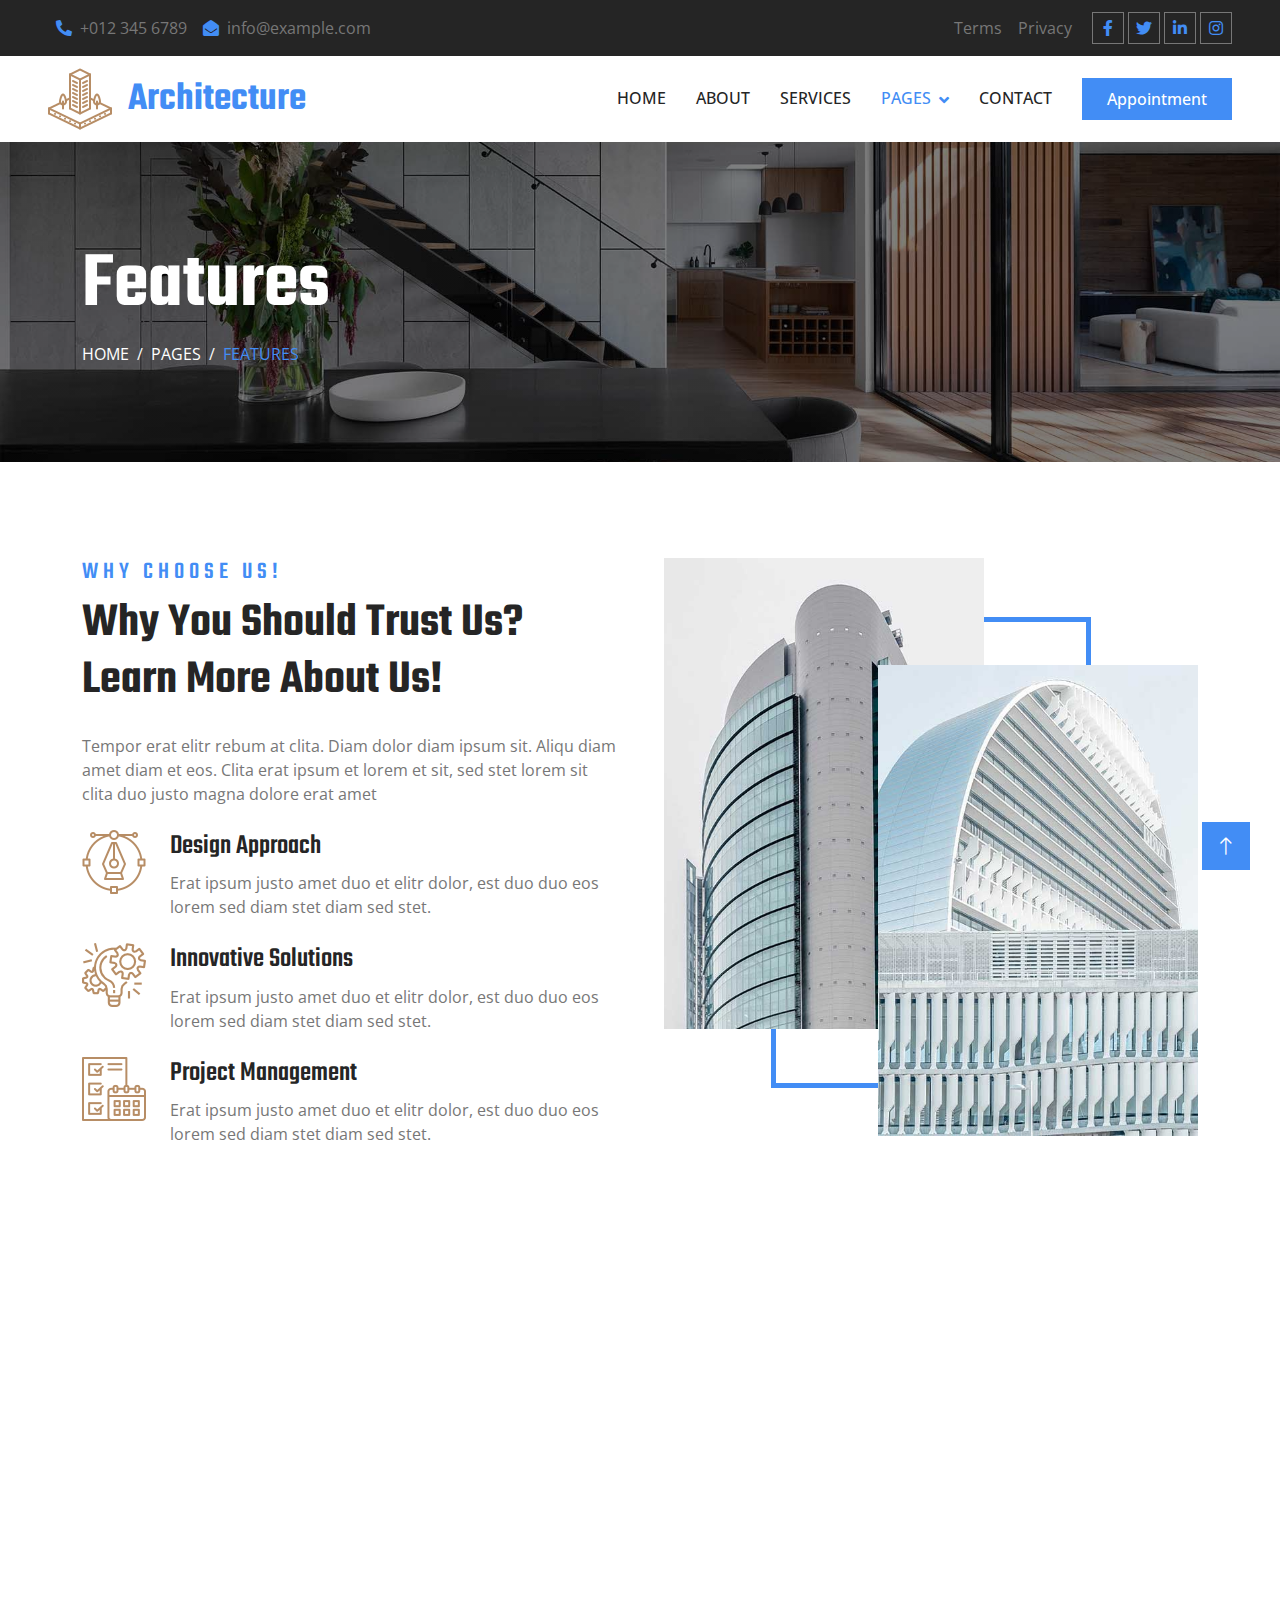
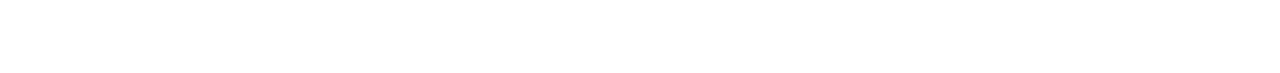
<file: feature.html>
<!DOCTYPE html>
<html lang="en">
  <head>
    <meta charset="utf-8" />
    <title>Architecture - Architecture HTML Template</title>
    <meta content="width=device-width, initial-scale=1.0" name="viewport" />
    <meta content="" name="keywords" />
    <meta content="" name="description" />

    <!-- Favicon -->
    <link href="img/favicon.ico" rel="icon" />

    <!-- Google Web Fonts -->
    <link rel="preconnect" href="https://fonts.googleapis.com" />
    <link rel="preconnect" href="https://fonts.gstatic.com" crossorigin />
    <link href="https://fonts.googleapis.com/css2?family=Open+Sans:wght@400;500;600&family=Teko:wght@400;500;600&display=swap" rel="stylesheet" />

    <!-- Icon Font Stylesheet -->
    <link href="https://cdnjs.cloudflare.com/ajax/libs/font-awesome/5.10.0/css/all.min.css" rel="stylesheet" />
    <link href="https://cdn.jsdelivr.net/npm/bootstrap-icons@1.4.1/font/bootstrap-icons.css" rel="stylesheet" />

    <!-- Libraries Stylesheet -->
    <link href="lib/animate/animate.min.css" rel="stylesheet" />
    <link href="lib/owlcarousel/assets/owl.carousel.min.css" rel="stylesheet" />
    <link href="lib/tempusdominus/css/tempusdominus-bootstrap-4.min.css" rel="stylesheet" />

    <!-- Customized Bootstrap Stylesheet -->
    <link href="css/bootstrap.min.css" rel="stylesheet" />

    <!-- Template Stylesheet -->
    <link href="css/style.css" rel="stylesheet" />
  </head>

  <body>
    <!-- Spinner Start -->
    <div
      id="spinner"
      class="show bg-white position-fixed translate-middle w-100 vh-100 top-50 start-50 d-flex align-items-center justify-content-center">
      <div class="spinner-border position-relative text-primary" style="width: 6rem; height: 6rem" role="status"></div>
      <img class="position-absolute top-50 start-50 translate-middle" src="img/icons/icon-1.png" alt="Icon" />
    </div>
    <!-- Spinner End -->

    <!-- Topbar Start -->
    <div class="container-fluid bg-dark p-0 wow fadeIn" data-wow-delay="0.1s">
      <div class="row gx-0 d-none d-lg-flex">
        <div class="col-lg-7 px-5 text-start">
          <div class="h-100 d-inline-flex align-items-center py-3 me-3">
            <a class="text-body px-2" href="tel:+0123456789"><i class="fa fa-phone-alt text-primary me-2"></i>+012 345 6789</a>
            <a class="text-body px-2" href="mailto:info@example.com"><i class="fa fa-envelope-open text-primary me-2"></i>info@example.com</a>
          </div>
        </div>
        <div class="col-lg-5 px-5 text-end">
          <div class="h-100 d-inline-flex align-items-center py-3 me-2">
            <a class="text-body px-2" href="">Terms</a>
            <a class="text-body px-2" href="">Privacy</a>
          </div>
          <div class="h-100 d-inline-flex align-items-center">
            <a class="btn btn-sm-square btn-outline-body me-1" href=""><i class="fab fa-facebook-f"></i></a>
            <a class="btn btn-sm-square btn-outline-body me-1" href=""><i class="fab fa-twitter"></i></a>
            <a class="btn btn-sm-square btn-outline-body me-1" href=""><i class="fab fa-linkedin-in"></i></a>
            <a class="btn btn-sm-square btn-outline-body me-0" href=""><i class="fab fa-instagram"></i></a>
          </div>
        </div>
      </div>
    </div>
    <!-- Topbar End -->

    <!-- Navbar Start -->
    <nav class="navbar navbar-expand-lg bg-white navbar-light sticky-top py-lg-0 px-lg-5 wow fadeIn" data-wow-delay="0.1s">
      <a href="index.html" class="navbar-brand ms-4 ms-lg-0">
        <h1 class="text-primary m-0"><img class="me-3" src="img/icons/icon-1.png" alt="Icon" />Architecture</h1>
      </a>
      <button type="button" class="navbar-toggler me-4" data-bs-toggle="collapse" data-bs-target="#navbarCollapse">
        <span class="navbar-toggler-icon"></span>
      </button>
      <div class="collapse navbar-collapse" id="navbarCollapse">
        <div class="navbar-nav ms-auto p-4 p-lg-0">
          <a href="index.html" class="nav-item nav-link">Home</a>
          <a href="about.html" class="nav-item nav-link">About</a>
          <a href="service.html" class="nav-item nav-link">Services</a>
          <div class="nav-item dropdown">
            <a href="#" class="nav-link dropdown-toggle active" data-bs-toggle="dropdown">Pages</a>
            <div class="dropdown-menu border-0 m-0">
              <a href="feature.html" class="dropdown-item active">Our Features</a>
              <a href="project.html" class="dropdown-item">Our Projects</a>
              <a href="team.html" class="dropdown-item">Team Members</a>
              <a href="appointment.html" class="dropdown-item">Appointment</a>
              <a href="testimonial.html" class="dropdown-item">Testimonial</a>
              <a href="404.html" class="dropdown-item">404 Page</a>
            </div>
          </div>
          <a href="contact.html" class="nav-item nav-link">Contact</a>
        </div>
        <a href="" class="btn btn-primary py-2 px-4 d-none d-lg-block">Appointment</a>
      </div>
    </nav>
    <!-- Navbar End -->

    <!-- Page Header Start -->
    <div class="container-fluid page-header py-5 mb-5 wow fadeIn" data-wow-delay="0.1s">
      <div class="container py-5">
        <h1 class="display-1 text-white animated slideInDown">Features</h1>
        <nav aria-label="breadcrumb animated slideInDown">
          <ol class="breadcrumb text-uppercase mb-0">
            <li class="breadcrumb-item"><a class="text-white" href="#">Home</a></li>
            <li class="breadcrumb-item"><a class="text-white" href="#">Pages</a></li>
            <li class="breadcrumb-item text-primary active" aria-current="page">Features</li>
          </ol>
        </nav>
      </div>
    </div>
    <!-- Page Header End -->

    <!-- Feature Start -->
    <div class="container-xxl py-5">
      <div class="container">
        <div class="row g-5">
          <div class="col-lg-6 wow fadeInUp" data-wow-delay="0.1s">
            <h4 class="section-title">Why Choose Us!</h4>
            <h1 class="display-5 mb-4">Why You Should Trust Us? Learn More About Us!</h1>
            <p class="mb-4">
              Tempor erat elitr rebum at clita. Diam dolor diam ipsum sit. Aliqu diam amet diam et eos. Clita erat ipsum et lorem et sit, sed stet
              lorem sit clita duo justo magna dolore erat amet
            </p>
            <div class="row g-4">
              <div class="col-12">
                <div class="d-flex align-items-start">
                  <img class="flex-shrink-0" src="img/icons/icon-2.png" alt="Icon" />
                  <div class="ms-4">
                    <h3>Design Approach</h3>
                    <p class="mb-0">Erat ipsum justo amet duo et elitr dolor, est duo duo eos lorem sed diam stet diam sed stet.</p>
                  </div>
                </div>
              </div>
              <div class="col-12">
                <div class="d-flex align-items-start">
                  <img class="flex-shrink-0" src="img/icons/icon-3.png" alt="Icon" />
                  <div class="ms-4">
                    <h3>Innovative Solutions</h3>
                    <p class="mb-0">Erat ipsum justo amet duo et elitr dolor, est duo duo eos lorem sed diam stet diam sed stet.</p>
                  </div>
                </div>
              </div>
              <div class="col-12">
                <div class="d-flex align-items-start">
                  <img class="flex-shrink-0" src="img/icons/icon-4.png" alt="Icon" />
                  <div class="ms-4">
                    <h3>Project Management</h3>
                    <p class="mb-0">Erat ipsum justo amet duo et elitr dolor, est duo duo eos lorem sed diam stet diam sed stet.</p>
                  </div>
                </div>
              </div>
            </div>
          </div>
          <div class="col-lg-6 wow fadeInUp" data-wow-delay="0.5s">
            <div class="feature-img">
              <img class="img-fluid" src="img/about-2.jpg" alt="" />
              <img class="img-fluid" src="img/about-1.jpg" alt="" />
            </div>
          </div>
        </div>
      </div>
    </div>
    <!-- Feature End -->

    <!-- Footer Start -->
    <div class="container-fluid bg-dark text-body footer mt-5 pt-5 px-0 wow fadeIn" data-wow-delay="0.1s">
      <div class="container py-5">
        <div class="row g-5">
          <div class="col-lg-3 col-md-6">
            <h3 class="text-light mb-4">Address</h3>
            <p class="mb-2"><i class="fa fa-map-marker-alt text-primary me-3"></i>123 Street, New York, USA</p>
            <p class="mb-2"><i class="fa fa-phone-alt text-primary me-3"></i>+012 345 67890</p>
            <p class="mb-2"><i class="fa fa-envelope text-primary me-3"></i>info@example.com</p>
            <div class="d-flex pt-2">
              <a class="btn btn-square btn-outline-body me-1" href=""><i class="fab fa-twitter"></i></a>
              <a class="btn btn-square btn-outline-body me-1" href=""><i class="fab fa-facebook-f"></i></a>
              <a class="btn btn-square btn-outline-body me-1" href=""><i class="fab fa-youtube"></i></a>
              <a class="btn btn-square btn-outline-body me-0" href=""><i class="fab fa-linkedin-in"></i></a>
            </div>
          </div>
          <div class="col-lg-3 col-md-6">
            <h3 class="text-light mb-4">Services</h3>
            <a class="btn btn-link" href="">Architecture</a>
            <a class="btn btn-link" href="">3D Animation</a>
            <a class="btn btn-link" href="">House Planning</a>
            <a class="btn btn-link" href="">Interior Design</a>
            <a class="btn btn-link" href="">Construction</a>
          </div>
          <div class="col-lg-3 col-md-6">
            <h3 class="text-light mb-4">Quick Links</h3>
            <a class="btn btn-link" href="">About Us</a>
            <a class="btn btn-link" href="">Contact Us</a>
            <a class="btn btn-link" href="">Our Services</a>
            <a class="btn btn-link" href="">Terms & Condition</a>
            <a class="btn btn-link" href="">Support</a>
          </div>
          <div class="col-lg-3 col-md-6">
            <h3 class="text-light mb-4">Newsletter</h3>
            <p>Dolor amet sit justo amet elitr clita ipsum elitr est.</p>
            <div class="position-relative mx-auto" style="max-width: 400px">
              <input class="form-control bg-transparent w-100 py-3 ps-4 pe-5" type="text" placeholder="Your email" />
              <button type="button" class="btn btn-primary py-2 position-absolute top-0 end-0 mt-2 me-2">SignUp</button>
            </div>
          </div>
        </div>
      </div>
      <div class="container-fluid copyright">
        <div class="container">
          <div class="row">
            <div class="col-md-6 text-center text-md-start mb-3 mb-md-0">&copy; <a href="#">Your Site Name</a>, All Right Reserved.</div>
            <div class="col-md-6 text-center text-md-end">
              <!--/*** This template is free as long as you keep the footer author’s credit link/attribution link/backlink. If you'd like to use the template without the footer author’s credit link/attribution link/backlink, you can purchase the Credit Removal License from "https://htmlcodex.com/credit-removal". Thank you for your support. ***/-->
              Designed By <a href="https://htmlcodex.com">HTML Codex</a>
            </div>
          </div>
        </div>
      </div>
    </div>
    <!-- Footer End -->

    <!-- Back to Top -->
    <a href="#" class="btn btn-lg btn-primary btn-lg-square back-to-top"><i class="bi bi-arrow-up"></i></a>

    <!-- JavaScript Libraries -->
    <script src="https://code.jquery.com/jquery-3.4.1.min.js"></script>
    <script src="https://cdn.jsdelivr.net/npm/bootstrap@5.0.0/dist/js/bootstrap.bundle.min.js"></script>
    <script src="lib/wow/wow.min.js"></script>
    <script src="lib/easing/easing.min.js"></script>
    <script src="lib/waypoints/waypoints.min.js"></script>
    <script src="lib/counterup/counterup.min.js"></script>
    <script src="lib/owlcarousel/owl.carousel.min.js"></script>
    <script src="lib/tempusdominus/js/moment.min.js"></script>
    <script src="lib/tempusdominus/js/moment-timezone.min.js"></script>
    <script src="lib/tempusdominus/js/tempusdominus-bootstrap-4.min.js"></script>

    <!-- Template Javascript -->
    <script src="js/main.js"></script>
  </body>
</html>
</file>
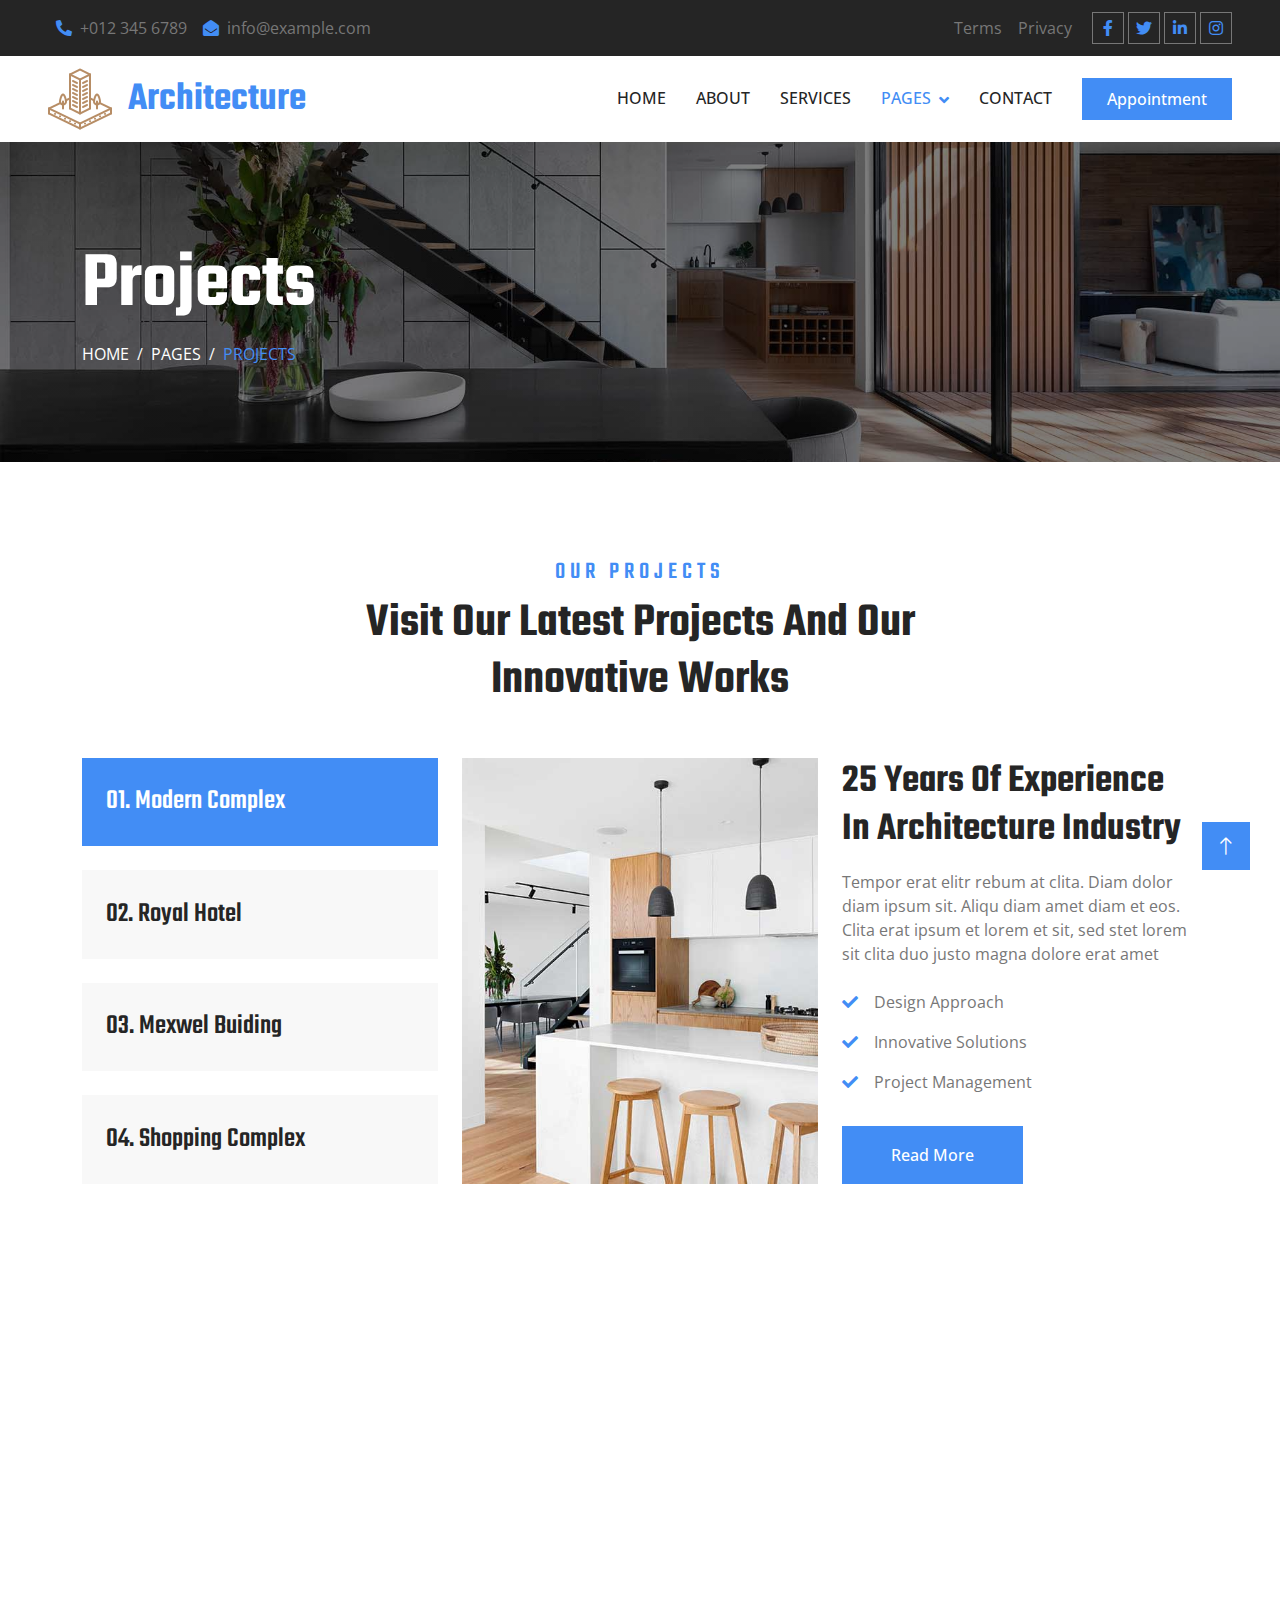
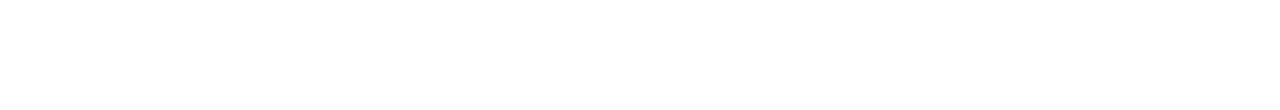
<file: project.html>
<!DOCTYPE html>
<html lang="en">
  <head>
    <meta charset="utf-8" />
    <title>Architecture - Architecture HTML Template</title>
    <meta content="width=device-width, initial-scale=1.0" name="viewport" />
    <meta content="" name="keywords" />
    <meta content="" name="description" />
    <!-- Favicon -->
    <link href="img/favicon.ico" rel="icon" />

    <!-- Google Web Fonts -->
    <link rel="preconnect" href="https://fonts.googleapis.com" />
    <link rel="preconnect" href="https://fonts.gstatic.com" crossorigin />
    <link href="https://fonts.googleapis.com/css2?family=Open+Sans:wght@400;500;600&family=Teko:wght@400;500;600&display=swap" rel="stylesheet" />

    <!-- Icon Font Stylesheet -->
    <link href="https://cdnjs.cloudflare.com/ajax/libs/font-awesome/5.10.0/css/all.min.css" rel="stylesheet" />
    <link href="https://cdn.jsdelivr.net/npm/bootstrap-icons@1.4.1/font/bootstrap-icons.css" rel="stylesheet" />

    <!-- Libraries Stylesheet -->
    <link href="lib/animate/animate.min.css" rel="stylesheet" />
    <link href="lib/owlcarousel/assets/owl.carousel.min.css" rel="stylesheet" />
    <link href="lib/tempusdominus/css/tempusdominus-bootstrap-4.min.css" rel="stylesheet" />

    <!-- Customized Bootstrap Stylesheet -->
    <link href="css/bootstrap.min.css" rel="stylesheet" />

    <!-- Template Stylesheet -->
    <link href="css/style.css" rel="stylesheet" />
  </head>

  <body>
    <!-- Spinner Start -->
    <div
      id="spinner"
      class="show bg-white position-fixed translate-middle w-100 vh-100 top-50 start-50 d-flex align-items-center justify-content-center">
      <div class="spinner-border position-relative text-primary" style="width: 6rem; height: 6rem" role="status"></div>
      <img class="position-absolute top-50 start-50 translate-middle" src="img/icons/icon-1.png" alt="Icon" />
    </div>
    <!-- Spinner End -->

    <!-- Topbar Start -->
    <div class="container-fluid bg-dark p-0 wow fadeIn" data-wow-delay="0.1s">
      <div class="row gx-0 d-none d-lg-flex">
        <div class="col-lg-7 px-5 text-start">
          <div class="h-100 d-inline-flex align-items-center py-3 me-3">
            <a class="text-body px-2" href="tel:+0123456789"><i class="fa fa-phone-alt text-primary me-2"></i>+012 345 6789</a>
            <a class="text-body px-2" href="mailto:info@example.com"><i class="fa fa-envelope-open text-primary me-2"></i>info@example.com</a>
          </div>
        </div>
        <div class="col-lg-5 px-5 text-end">
          <div class="h-100 d-inline-flex align-items-center py-3 me-2">
            <a class="text-body px-2" href="">Terms</a>
            <a class="text-body px-2" href="">Privacy</a>
          </div>
          <div class="h-100 d-inline-flex align-items-center">
            <a class="btn btn-sm-square btn-outline-body me-1" href=""><i class="fab fa-facebook-f"></i></a>
            <a class="btn btn-sm-square btn-outline-body me-1" href=""><i class="fab fa-twitter"></i></a>
            <a class="btn btn-sm-square btn-outline-body me-1" href=""><i class="fab fa-linkedin-in"></i></a>
            <a class="btn btn-sm-square btn-outline-body me-0" href=""><i class="fab fa-instagram"></i></a>
          </div>
        </div>
      </div>
    </div>
    <!-- Topbar End -->

    <!-- Navbar Start -->
    <nav class="navbar navbar-expand-lg bg-white navbar-light sticky-top py-lg-0 px-lg-5 wow fadeIn" data-wow-delay="0.1s">
      <a href="index.html" class="navbar-brand ms-4 ms-lg-0">
        <h1 class="text-primary m-0"><img class="me-3" src="img/icons/icon-1.png" alt="Icon" />Architecture</h1>
      </a>
      <button type="button" class="navbar-toggler me-4" data-bs-toggle="collapse" data-bs-target="#navbarCollapse">
        <span class="navbar-toggler-icon"></span>
      </button>
      <div class="collapse navbar-collapse" id="navbarCollapse">
        <div class="navbar-nav ms-auto p-4 p-lg-0">
          <a href="index.html" class="nav-item nav-link">Home</a>
          <a href="about.html" class="nav-item nav-link">About</a>
          <a href="service.html" class="nav-item nav-link">Services</a>
          <div class="nav-item dropdown">
            <a href="#" class="nav-link dropdown-toggle active" data-bs-toggle="dropdown">Pages</a>
            <div class="dropdown-menu border-0 m-0">
              <a href="feature.html" class="dropdown-item">Our Features</a>
              <a href="project.html" class="dropdown-item active">Our Projects</a>
              <a href="team.html" class="dropdown-item">Team Members</a>
              <a href="appointment.html" class="dropdown-item">Appointment</a>
              <a href="testimonial.html" class="dropdown-item">Testimonial</a>
              <a href="404.html" class="dropdown-item">404 Page</a>
            </div>
          </div>
          <a href="contact.html" class="nav-item nav-link">Contact</a>
        </div>
        <a href="" class="btn btn-primary py-2 px-4 d-none d-lg-block">Appointment</a>
      </div>
    </nav>
    <!-- Navbar End -->

    <!-- Page Header Start -->
    <div class="container-fluid page-header py-5 mb-5 wow fadeIn" data-wow-delay="0.1s">
      <div class="container py-5">
        <h1 class="display-1 text-white animated slideInDown">Projects</h1>
        <nav aria-label="breadcrumb animated slideInDown">
          <ol class="breadcrumb text-uppercase mb-0">
            <li class="breadcrumb-item"><a class="text-white" href="#">Home</a></li>
            <li class="breadcrumb-item"><a class="text-white" href="#">Pages</a></li>
            <li class="breadcrumb-item text-primary active" aria-current="page">Projects</li>
          </ol>
        </nav>
      </div>
    </div>
    <!-- Page Header End -->

    <!-- Project Start -->
    <div class="container-xxl project py-5">
      <div class="container">
        <div class="text-center mx-auto mb-5 wow fadeInUp" data-wow-delay="0.1s" style="max-width: 600px">
          <h4 class="section-title">Our Projects</h4>
          <h1 class="display-5 mb-4">Visit Our Latest Projects And Our Innovative Works</h1>
        </div>
        <div class="row g-4 wow fadeInUp" data-wow-delay="0.3s">
          <div class="col-lg-4">
            <div class="nav nav-pills d-flex justify-content-between w-100 h-100 me-4">
              <button
                class="nav-link w-100 d-flex align-items-center text-start p-4 mb-4 active"
                data-bs-toggle="pill"
                data-bs-target="#tab-pane-1"
                type="button">
                <h3 class="m-0">01. Modern Complex</h3>
              </button>
              <button
                class="nav-link w-100 d-flex align-items-center text-start p-4 mb-4"
                data-bs-toggle="pill"
                data-bs-target="#tab-pane-2"
                type="button">
                <h3 class="m-0">02. Royal Hotel</h3>
              </button>
              <button
                class="nav-link w-100 d-flex align-items-center text-start p-4 mb-4"
                data-bs-toggle="pill"
                data-bs-target="#tab-pane-3"
                type="button">
                <h3 class="m-0">03. Mexwel Buiding</h3>
              </button>
              <button
                class="nav-link w-100 d-flex align-items-center text-start p-4 mb-0"
                data-bs-toggle="pill"
                data-bs-target="#tab-pane-4"
                type="button">
                <h3 class="m-0">04. Shopping Complex</h3>
              </button>
            </div>
          </div>
          <div class="col-lg-8">
            <div class="tab-content w-100">
              <div class="tab-pane fade show active" id="tab-pane-1">
                <div class="row g-4">
                  <div class="col-md-6" style="min-height: 350px">
                    <div class="position-relative h-100">
                      <img class="position-absolute img-fluid w-100 h-100" src="img/project-1.jpg" style="object-fit: cover" alt="" />
                    </div>
                  </div>
                  <div class="col-md-6">
                    <h1 class="mb-3">25 Years Of Experience In Architecture Industry</h1>
                    <p class="mb-4">
                      Tempor erat elitr rebum at clita. Diam dolor diam ipsum sit. Aliqu diam amet diam et eos. Clita erat ipsum et lorem et sit, sed
                      stet lorem sit clita duo justo magna dolore erat amet
                    </p>
                    <p><i class="fa fa-check text-primary me-3"></i>Design Approach</p>
                    <p><i class="fa fa-check text-primary me-3"></i>Innovative Solutions</p>
                    <p><i class="fa fa-check text-primary me-3"></i>Project Management</p>
                    <a href="" class="btn btn-primary py-3 px-5 mt-3">Read More</a>
                  </div>
                </div>
              </div>
              <div class="tab-pane fade" id="tab-pane-2">
                <div class="row g-4">
                  <div class="col-md-6" style="min-height: 350px">
                    <div class="position-relative h-100">
                      <img class="position-absolute img-fluid w-100 h-100" src="img/project-2.jpg" style="object-fit: cover" alt="" />
                    </div>
                  </div>
                  <div class="col-md-6">
                    <h1 class="mb-3">25 Years Of Experience In Architecture Industry</h1>
                    <p class="mb-4">
                      Tempor erat elitr rebum at clita. Diam dolor diam ipsum sit. Aliqu diam amet diam et eos. Clita erat ipsum et lorem et sit, sed
                      stet lorem sit clita duo justo magna dolore erat amet
                    </p>
                    <p><i class="fa fa-check text-primary me-3"></i>Design Approach</p>
                    <p><i class="fa fa-check text-primary me-3"></i>Innovative Solutions</p>
                    <p><i class="fa fa-check text-primary me-3"></i>Project Management</p>
                    <a href="" class="btn btn-primary py-3 px-5 mt-3">Read More</a>
                  </div>
                </div>
              </div>
              <div class="tab-pane fade" id="tab-pane-3">
                <div class="row g-4">
                  <div class="col-md-6" style="min-height: 350px">
                    <div class="position-relative h-100">
                      <img class="position-absolute img-fluid w-100 h-100" src="img/project-3.jpg" style="object-fit: cover" alt="" />
                    </div>
                  </div>
                  <div class="col-md-6">
                    <h1 class="mb-3">25 Years Of Experience In Architecture Industry</h1>
                    <p class="mb-4">
                      Tempor erat elitr rebum at clita. Diam dolor diam ipsum sit. Aliqu diam amet diam et eos. Clita erat ipsum et lorem et sit, sed
                      stet lorem sit clita duo justo magna dolore erat amet
                    </p>
                    <p><i class="fa fa-check text-primary me-3"></i>Design Approach</p>
                    <p><i class="fa fa-check text-primary me-3"></i>Innovative Solutions</p>
                    <p><i class="fa fa-check text-primary me-3"></i>Project Management</p>
                    <a href="" class="btn btn-primary py-3 px-5 mt-3">Read More</a>
                  </div>
                </div>
              </div>
              <div class="tab-pane fade" id="tab-pane-4">
                <div class="row g-4">
                  <div class="col-md-6" style="min-height: 350px">
                    <div class="position-relative h-100">
                      <img class="position-absolute img-fluid w-100 h-100" src="img/project-4.jpg" style="object-fit: cover" alt="" />
                    </div>
                  </div>
                  <div class="col-md-6">
                    <h1 class="mb-3">25 Years Of Experience In Architecture Industry</h1>
                    <p class="mb-4">
                      Tempor erat elitr rebum at clita. Diam dolor diam ipsum sit. Aliqu diam amet diam et eos. Clita erat ipsum et lorem et sit, sed
                      stet lorem sit clita duo justo magna dolore erat amet
                    </p>
                    <p><i class="fa fa-check text-primary me-3"></i>Design Approach</p>
                    <p><i class="fa fa-check text-primary me-3"></i>Innovative Solutions</p>
                    <p><i class="fa fa-check text-primary me-3"></i>Project Management</p>
                    <a href="" class="btn btn-primary py-3 px-5 mt-3">Read More</a>
                  </div>
                </div>
              </div>
            </div>
          </div>
        </div>
      </div>
    </div>
    <!-- Project End -->

    <!-- Footer Start -->
    <div class="container-fluid bg-dark text-body footer mt-5 pt-5 px-0 wow fadeIn" data-wow-delay="0.1s">
      <div class="container py-5">
        <div class="row g-5">
          <div class="col-lg-3 col-md-6">
            <h3 class="text-light mb-4">Address</h3>
            <p class="mb-2"><i class="fa fa-map-marker-alt text-primary me-3"></i>123 Street, New York, USA</p>
            <p class="mb-2"><i class="fa fa-phone-alt text-primary me-3"></i>+012 345 67890</p>
            <p class="mb-2"><i class="fa fa-envelope text-primary me-3"></i>info@example.com</p>
            <div class="d-flex pt-2">
              <a class="btn btn-square btn-outline-body me-1" href=""><i class="fab fa-twitter"></i></a>
              <a class="btn btn-square btn-outline-body me-1" href=""><i class="fab fa-facebook-f"></i></a>
              <a class="btn btn-square btn-outline-body me-1" href=""><i class="fab fa-youtube"></i></a>
              <a class="btn btn-square btn-outline-body me-0" href=""><i class="fab fa-linkedin-in"></i></a>
            </div>
          </div>
          <div class="col-lg-3 col-md-6">
            <h3 class="text-light mb-4">Services</h3>
            <a class="btn btn-link" href="">Architecture</a>
            <a class="btn btn-link" href="">3D Animation</a>
            <a class="btn btn-link" href="">House Planning</a>
            <a class="btn btn-link" href="">Interior Design</a>
            <a class="btn btn-link" href="">Construction</a>
          </div>
          <div class="col-lg-3 col-md-6">
            <h3 class="text-light mb-4">Quick Links</h3>
            <a class="btn btn-link" href="">About Us</a>
            <a class="btn btn-link" href="">Contact Us</a>
            <a class="btn btn-link" href="">Our Services</a>
            <a class="btn btn-link" href="">Terms & Condition</a>
            <a class="btn btn-link" href="">Support</a>
          </div>
          <div class="col-lg-3 col-md-6">
            <h3 class="text-light mb-4">Newsletter</h3>
            <p>Dolor amet sit justo amet elitr clita ipsum elitr est.</p>
            <div class="position-relative mx-auto" style="max-width: 400px">
              <input class="form-control bg-transparent w-100 py-3 ps-4 pe-5" type="text" placeholder="Your email" />
              <button type="button" class="btn btn-primary py-2 position-absolute top-0 end-0 mt-2 me-2">SignUp</button>
            </div>
          </div>
        </div>
      </div>
      <div class="container-fluid copyright">
        <div class="container">
          <div class="row">
            <div class="col-md-6 text-center text-md-start mb-3 mb-md-0">&copy; <a href="#">Your Site Name</a>, All Right Reserved.</div>
            <div class="col-md-6 text-center text-md-end">
              <!--/*** This template is free as long as you keep the footer author’s credit link/attribution link/backlink. If you'd like to use the template without the footer author’s credit link/attribution link/backlink, you can purchase the Credit Removal License from "https://htmlcodex.com/credit-removal". Thank you for your support. ***/-->
              Designed By <a href="https://htmlcodex.com">HTML Codex</a>
            </div>
          </div>
        </div>
      </div>
    </div>
    <!-- Footer End -->

    <!-- Back to Top -->
    <a href="#" class="btn btn-lg btn-primary btn-lg-square back-to-top"><i class="bi bi-arrow-up"></i></a>

    <!-- JavaScript Libraries -->
    <script src="https://code.jquery.com/jquery-3.4.1.min.js"></script>
    <script src="https://cdn.jsdelivr.net/npm/bootstrap@5.0.0/dist/js/bootstrap.bundle.min.js"></script>
    <script src="lib/wow/wow.min.js"></script>
    <script src="lib/easing/easing.min.js"></script>
    <script src="lib/waypoints/waypoints.min.js"></script>
    <script src="lib/counterup/counterup.min.js"></script>
    <script src="lib/owlcarousel/owl.carousel.min.js"></script>
    <script src="lib/tempusdominus/js/moment.min.js"></script>
    <script src="lib/tempusdominus/js/moment-timezone.min.js"></script>
    <script src="lib/tempusdominus/js/tempusdominus-bootstrap-4.min.js"></script>

    <!-- Template Javascript -->
    <script src="js/main.js"></script>
  </body>
</html>
</file>
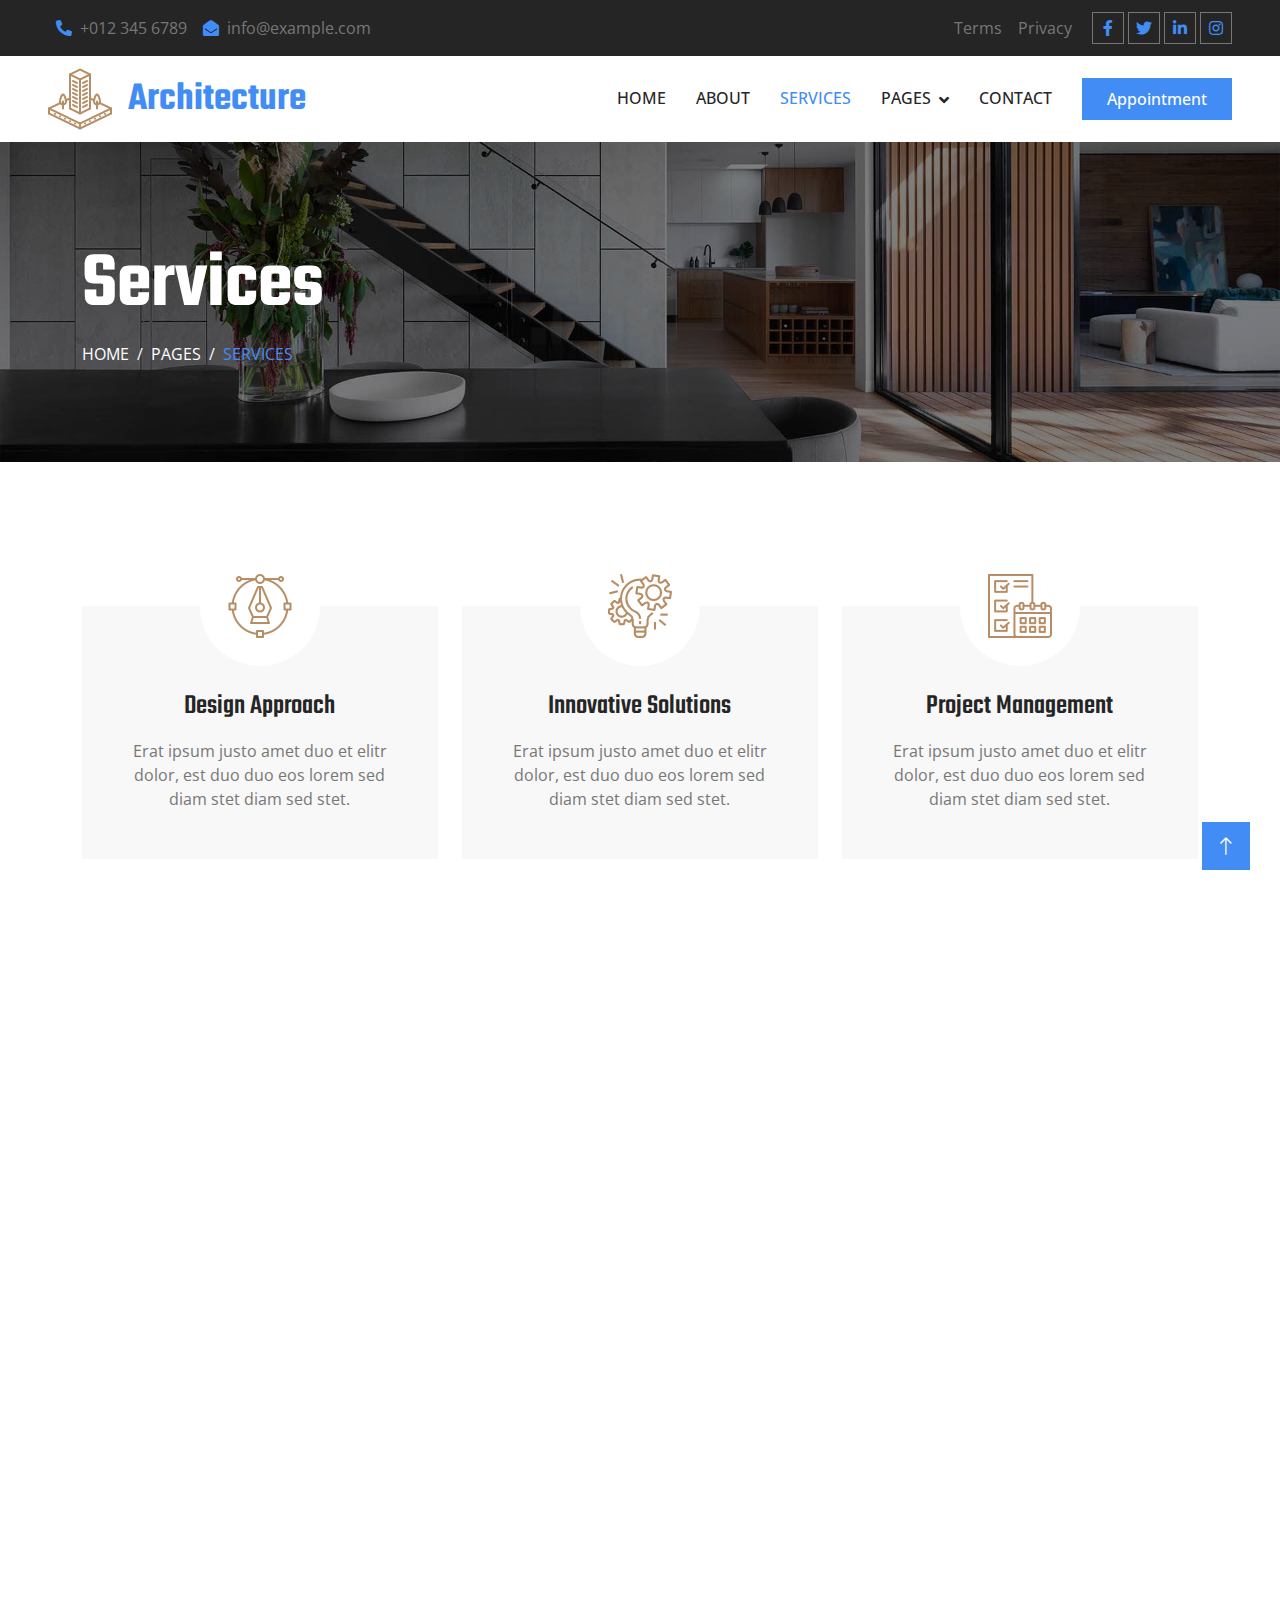
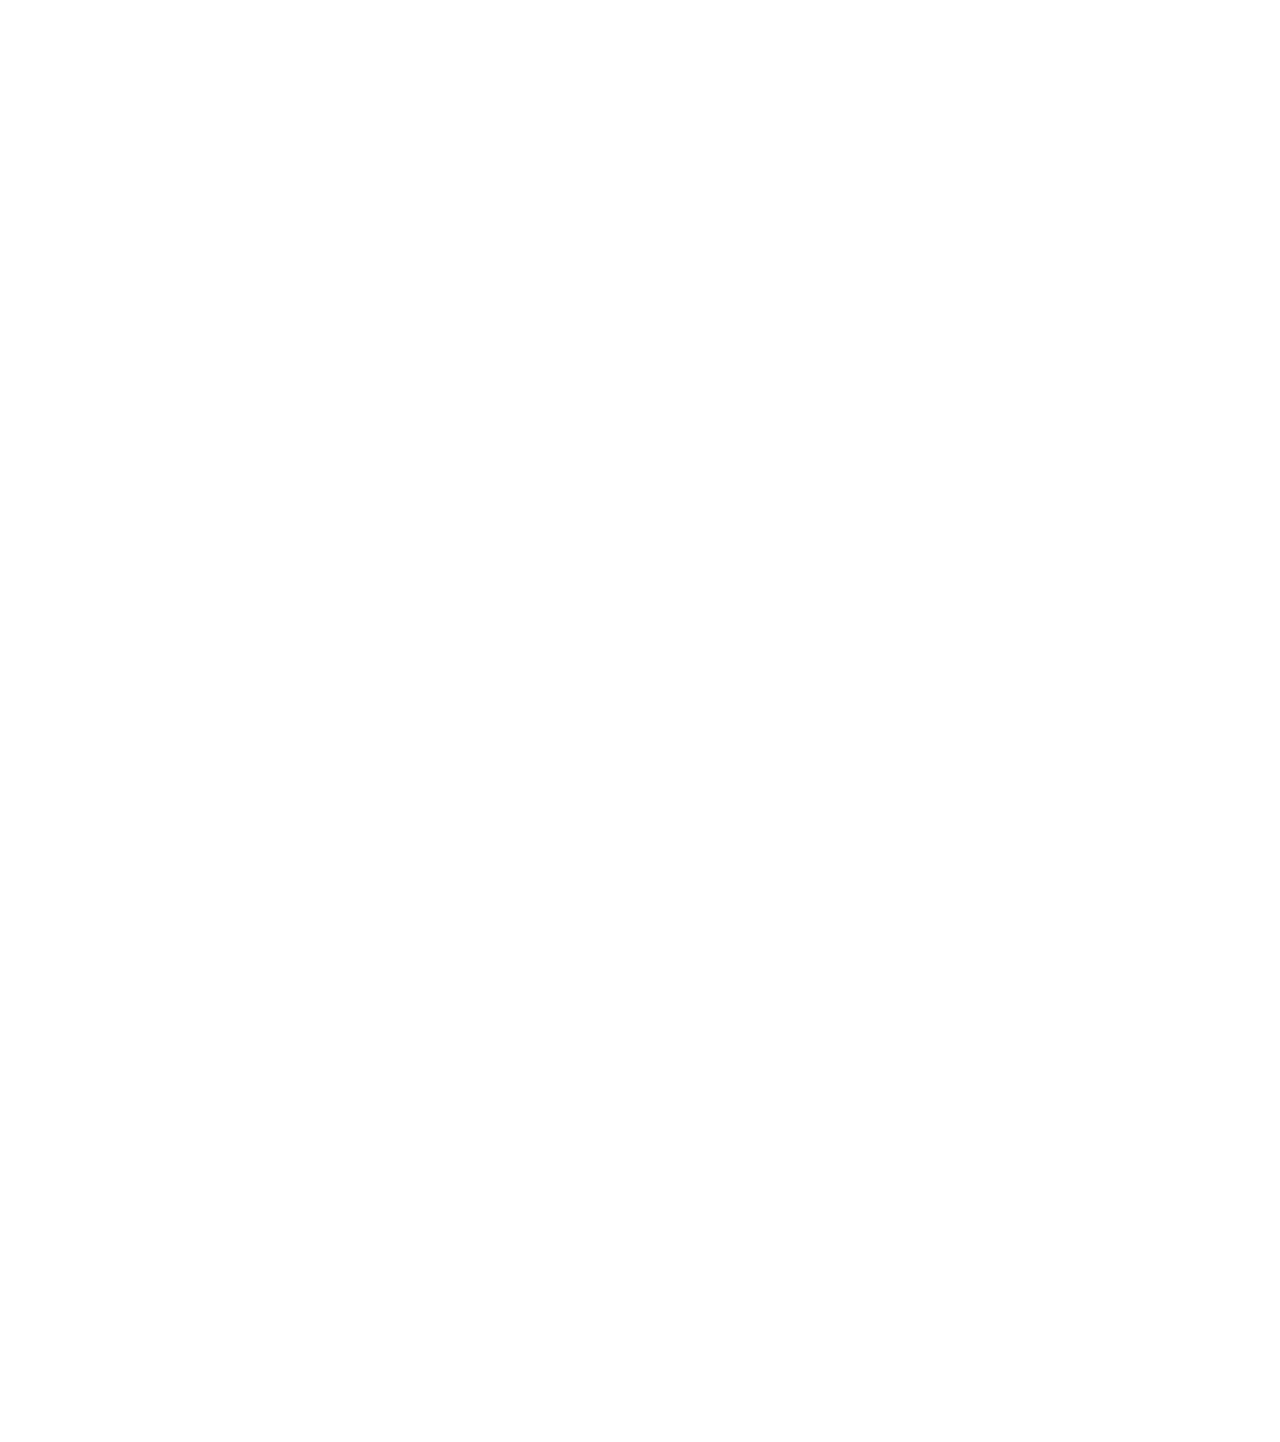
<file: service.html>
<!DOCTYPE html>
<html lang="en">
  <head>
    <meta charset="utf-8" />
    <title>Architecture - Architecture HTML Template</title>
    <meta content="width=device-width, initial-scale=1.0" name="viewport" />
    <meta content="" name="keywords" />
    <meta content="" name="description" />

    <!-- Favicon -->
    <link href="img/favicon.ico" rel="icon" />

    <!-- Google Web Fonts -->
    <link rel="preconnect" href="https://fonts.googleapis.com" />
    <link rel="preconnect" href="https://fonts.gstatic.com" crossorigin />
    <link href="https://fonts.googleapis.com/css2?family=Open+Sans:wght@400;500;600&family=Teko:wght@400;500;600&display=swap" rel="stylesheet" />

    <!-- Icon Font Stylesheet -->
    <link href="https://cdnjs.cloudflare.com/ajax/libs/font-awesome/5.10.0/css/all.min.css" rel="stylesheet" />
    <link href="https://cdn.jsdelivr.net/npm/bootstrap-icons@1.4.1/font/bootstrap-icons.css" rel="stylesheet" />

    <!-- Libraries Stylesheet -->
    <link href="lib/animate/animate.min.css" rel="stylesheet" />
    <link href="lib/owlcarousel/assets/owl.carousel.min.css" rel="stylesheet" />
    <link href="lib/tempusdominus/css/tempusdominus-bootstrap-4.min.css" rel="stylesheet" />

    <!-- Customized Bootstrap Stylesheet -->
    <link href="css/bootstrap.min.css" rel="stylesheet" />

    <!-- Template Stylesheet -->
    <link href="css/style.css" rel="stylesheet" />
  </head>

  <body>
    <!-- Spinner Start -->
    <div
      id="spinner"
      class="show bg-white position-fixed translate-middle w-100 vh-100 top-50 start-50 d-flex align-items-center justify-content-center">
      <div class="spinner-border position-relative text-primary" style="width: 6rem; height: 6rem" role="status"></div>
      <img class="position-absolute top-50 start-50 translate-middle" src="img/icons/icon-1.png" alt="Icon" />
    </div>
    <!-- Spinner End -->

    <!-- Topbar Start -->
    <div class="container-fluid bg-dark p-0 wow fadeIn" data-wow-delay="0.1s">
      <div class="row gx-0 d-none d-lg-flex">
        <div class="col-lg-7 px-5 text-start">
          <div class="h-100 d-inline-flex align-items-center py-3 me-3">
            <a class="text-body px-2" href="tel:+0123456789"><i class="fa fa-phone-alt text-primary me-2"></i>+012 345 6789</a>
            <a class="text-body px-2" href="mailto:info@example.com"><i class="fa fa-envelope-open text-primary me-2"></i>info@example.com</a>
          </div>
        </div>
        <div class="col-lg-5 px-5 text-end">
          <div class="h-100 d-inline-flex align-items-center py-3 me-2">
            <a class="text-body px-2" href="">Terms</a>
            <a class="text-body px-2" href="">Privacy</a>
          </div>
          <div class="h-100 d-inline-flex align-items-center">
            <a class="btn btn-sm-square btn-outline-body me-1" href=""><i class="fab fa-facebook-f"></i></a>
            <a class="btn btn-sm-square btn-outline-body me-1" href=""><i class="fab fa-twitter"></i></a>
            <a class="btn btn-sm-square btn-outline-body me-1" href=""><i class="fab fa-linkedin-in"></i></a>
            <a class="btn btn-sm-square btn-outline-body me-0" href=""><i class="fab fa-instagram"></i></a>
          </div>
        </div>
      </div>
    </div>
    <!-- Topbar End -->

    <!-- Navbar Start -->
    <nav class="navbar navbar-expand-lg bg-white navbar-light sticky-top py-lg-0 px-lg-5 wow fadeIn" data-wow-delay="0.1s">
      <a href="index.html" class="navbar-brand ms-4 ms-lg-0">
        <h1 class="text-primary m-0"><img class="me-3" src="img/icons/icon-1.png" alt="Icon" />Architecture</h1>
      </a>
      <button type="button" class="navbar-toggler me-4" data-bs-toggle="collapse" data-bs-target="#navbarCollapse">
        <span class="navbar-toggler-icon"></span>
      </button>
      <div class="collapse navbar-collapse" id="navbarCollapse">
        <div class="navbar-nav ms-auto p-4 p-lg-0">
          <a href="index.html" class="nav-item nav-link">Home</a>
          <a href="about.html" class="nav-item nav-link">About</a>
          <a href="service.html" class="nav-item nav-link active">Services</a>
          <div class="nav-item dropdown">
            <a href="#" class="nav-link dropdown-toggle" data-bs-toggle="dropdown">Pages</a>
            <div class="dropdown-menu border-0 m-0">
              <a href="feature.html" class="dropdown-item">Our Features</a>
              <a href="project.html" class="dropdown-item">Our Projects</a>
              <a href="team.html" class="dropdown-item">Team Members</a>
              <a href="appointment.html" class="dropdown-item">Appointment</a>
              <a href="testimonial.html" class="dropdown-item">Testimonial</a>
              <a href="404.html" class="dropdown-item">404 Page</a>
            </div>
          </div>
          <a href="contact.html" class="nav-item nav-link">Contact</a>
        </div>
        <a href="" class="btn btn-primary py-2 px-4 d-none d-lg-block">Appointment</a>
      </div>
    </nav>
    <!-- Navbar End -->

    <!-- Page Header Start -->
    <div class="container-fluid page-header py-5 mb-5 wow fadeIn" data-wow-delay="0.1s">
      <div class="container py-5">
        <h1 class="display-1 text-white animated slideInDown">Services</h1>
        <nav aria-label="breadcrumb animated slideInDown">
          <ol class="breadcrumb text-uppercase mb-0">
            <li class="breadcrumb-item"><a class="text-white" href="#">Home</a></li>
            <li class="breadcrumb-item"><a class="text-white" href="#">Pages</a></li>
            <li class="breadcrumb-item text-primary active" aria-current="page">Services</li>
          </ol>
        </nav>
      </div>
    </div>
    <!-- Page Header End -->

    <!-- Facts Start -->
    <div class="container-xxl py-5">
      <div class="container pt-5">
        <div class="row g-4">
          <div class="col-lg-4 col-md-6 wow fadeInUp" data-wow-delay="0.1s">
            <div class="fact-item text-center bg-light h-100 p-5 pt-0">
              <div class="fact-icon">
                <img src="img/icons/icon-2.png" alt="Icon" />
              </div>
              <h3 class="mb-3">Design Approach</h3>
              <p class="mb-0">Erat ipsum justo amet duo et elitr dolor, est duo duo eos lorem sed diam stet diam sed stet.</p>
            </div>
          </div>
          <div class="col-lg-4 col-md-6 wow fadeInUp" data-wow-delay="0.3s">
            <div class="fact-item text-center bg-light h-100 p-5 pt-0">
              <div class="fact-icon">
                <img src="img/icons/icon-3.png" alt="Icon" />
              </div>
              <h3 class="mb-3">Innovative Solutions</h3>
              <p class="mb-0">Erat ipsum justo amet duo et elitr dolor, est duo duo eos lorem sed diam stet diam sed stet.</p>
            </div>
          </div>
          <div class="col-lg-4 col-md-6 wow fadeInUp" data-wow-delay="0.5s">
            <div class="fact-item text-center bg-light h-100 p-5 pt-0">
              <div class="fact-icon">
                <img src="img/icons/icon-4.png" alt="Icon" />
              </div>
              <h3 class="mb-3">Project Management</h3>
              <p class="mb-0">Erat ipsum justo amet duo et elitr dolor, est duo duo eos lorem sed diam stet diam sed stet.</p>
            </div>
          </div>
        </div>
      </div>
    </div>
    <!-- Facts End -->

    <!-- Service Start -->
    <div class="container-xxl py-5">
      <div class="container">
        <div class="text-center mx-auto mb-5 wow fadeInUp" data-wow-delay="0.1s" style="max-width: 600px">
          <h4 class="section-title">Our Services</h4>
          <h1 class="display-5 mb-4">We Focused On Modern Architecture And Interior Design</h1>
        </div>
        <div class="row g-4">
          <div class="col-lg-4 col-md-6 wow fadeInUp" data-wow-delay="0.1s">
            <div class="service-item d-flex position-relative text-center h-100">
              <img class="bg-img" src="img/service-1.jpg" alt="" />
              <div class="service-text p-5">
                <img class="mb-4" src="img/icons/icon-5.png" alt="Icon" />
                <h3 class="mb-3">Architecture</h3>
                <p class="mb-4">Erat ipsum justo amet duo et elitr dolor, est duo duo eos lorem sed diam stet diam sed stet.</p>
                <a class="btn" href=""><i class="fa fa-plus text-primary me-3"></i>Read More</a>
              </div>
            </div>
          </div>
          <div class="col-lg-4 col-md-6 wow fadeInUp" data-wow-delay="0.3s">
            <div class="service-item d-flex position-relative text-center h-100">
              <img class="bg-img" src="img/service-2.jpg" alt="" />
              <div class="service-text p-5">
                <img class="mb-4" src="img/icons/icon-6.png" alt="Icon" />
                <h3 class="mb-3">3D Animation</h3>
                <p class="mb-4">Erat ipsum justo amet duo et elitr dolor, est duo duo eos lorem sed diam stet diam sed stet.</p>
                <a class="btn" href=""><i class="fa fa-plus text-primary me-3"></i>Read More</a>
              </div>
            </div>
          </div>
          <div class="col-lg-4 col-md-6 wow fadeInUp" data-wow-delay="0.5s">
            <div class="service-item d-flex position-relative text-center h-100">
              <img class="bg-img" src="img/service-3.jpg" alt="" />
              <div class="service-text p-5">
                <img class="mb-4" src="img/icons/icon-7.png" alt="Icon" />
                <h3 class="mb-3">House Planning</h3>
                <p class="mb-4">Erat ipsum justo amet duo et elitr dolor, est duo duo eos lorem sed diam stet diam sed stet.</p>
                <a class="btn" href=""><i class="fa fa-plus text-primary me-3"></i>Read More</a>
              </div>
            </div>
          </div>
          <div class="col-lg-4 col-md-6 wow fadeInUp" data-wow-delay="0.1s">
            <div class="service-item d-flex position-relative text-center h-100">
              <img class="bg-img" src="img/service-4.jpg" alt="" />
              <div class="service-text p-5">
                <img class="mb-4" src="img/icons/icon-8.png" alt="Icon" />
                <h3 class="mb-3">Interior Design</h3>
                <p class="mb-4">Erat ipsum justo amet duo et elitr dolor, est duo duo eos lorem sed diam stet diam sed stet.</p>
                <a class="btn" href=""><i class="fa fa-plus text-primary me-3"></i>Read More</a>
              </div>
            </div>
          </div>
          <div class="col-lg-4 col-md-6 wow fadeInUp" data-wow-delay="0.3s">
            <div class="service-item d-flex position-relative text-center h-100">
              <img class="bg-img" src="img/service-5.jpg" alt="" />
              <div class="service-text p-5">
                <img class="mb-4" src="img/icons/icon-9.png" alt="Icon" />
                <h3 class="mb-3">Renovation</h3>
                <p class="mb-4">Erat ipsum justo amet duo et elitr dolor, est duo duo eos lorem sed diam stet diam sed stet.</p>
                <a class="btn" href=""><i class="fa fa-plus text-primary me-3"></i>Read More</a>
              </div>
            </div>
          </div>
          <div class="col-lg-4 col-md-6 wow fadeInUp" data-wow-delay="0.5s">
            <div class="service-item d-flex position-relative text-center h-100">
              <img class="bg-img" src="img/service-6.jpg" alt="" />
              <div class="service-text p-5">
                <img class="mb-4" src="img/icons/icon-10.png" alt="Icon" />
                <h3 class="mb-3">Construction</h3>
                <p class="mb-4">Erat ipsum justo amet duo et elitr dolor, est duo duo eos lorem sed diam stet diam sed stet.</p>
                <a class="btn" href=""><i class="fa fa-plus text-primary me-3"></i>Read More</a>
              </div>
            </div>
          </div>
        </div>
      </div>
    </div>
    <!-- Service End -->

    <!-- Testimonial Start -->
    <div class="container-xxl py-5">
      <div class="container">
        <div class="text-center mx-auto mb-5 wow fadeInUp" data-wow-delay="0.1s" style="max-width: 600px">
          <h4 class="section-title">Testimonial</h4>
          <h1 class="display-5 mb-4">Thousands Of Customers Who Trust Us And Our Services</h1>
        </div>
        <div class="owl-carousel testimonial-carousel wow fadeInUp" data-wow-delay="0.1s">
          <div class="testimonial-item text-center" data-dot="<img class='img-fluid' src='img/testimonial-1.jpg' alt=''>">
            <p class="fs-5">
              Clita clita tempor justo dolor ipsum amet kasd amet duo justo duo duo labore sed sed. Magna ut diam sit et amet stet eos sed clita erat
              magna elitr erat sit sit erat at rebum justo sea clita.
            </p>
            <h3>Client Name</h3>
            <span class="text-primary">Profession</span>
          </div>
          <div class="testimonial-item text-center" data-dot="<img class='img-fluid' src='img/testimonial-2.jpg' alt=''>">
            <p class="fs-5">
              Clita clita tempor justo dolor ipsum amet kasd amet duo justo duo duo labore sed sed. Magna ut diam sit et amet stet eos sed clita erat
              magna elitr erat sit sit erat at rebum justo sea clita.
            </p>
            <h3>Client Name</h3>
            <span class="text-primary">Profession</span>
          </div>
          <div class="testimonial-item text-center" data-dot="<img class='img-fluid' src='img/testimonial-3.jpg' alt=''>">
            <p class="fs-5">
              Clita clita tempor justo dolor ipsum amet kasd amet duo justo duo duo labore sed sed. Magna ut diam sit et amet stet eos sed clita erat
              magna elitr erat sit sit erat at rebum justo sea clita.
            </p>
            <h3>Client Name</h3>
            <span class="text-primary">Profession</span>
          </div>
        </div>
      </div>
    </div>
    <!-- Testimonial End -->

    <!-- Footer Start -->
    <div class="container-fluid bg-dark text-body footer mt-5 pt-5 px-0 wow fadeIn" data-wow-delay="0.1s">
      <div class="container py-5">
        <div class="row g-5">
          <div class="col-lg-3 col-md-6">
            <h3 class="text-light mb-4">Address</h3>
            <p class="mb-2"><i class="fa fa-map-marker-alt text-primary me-3"></i>123 Street, New York, USA</p>
            <p class="mb-2"><i class="fa fa-phone-alt text-primary me-3"></i>+012 345 67890</p>
            <p class="mb-2"><i class="fa fa-envelope text-primary me-3"></i>info@example.com</p>
            <div class="d-flex pt-2">
              <a class="btn btn-square btn-outline-body me-1" href=""><i class="fab fa-twitter"></i></a>
              <a class="btn btn-square btn-outline-body me-1" href=""><i class="fab fa-facebook-f"></i></a>
              <a class="btn btn-square btn-outline-body me-1" href=""><i class="fab fa-youtube"></i></a>
              <a class="btn btn-square btn-outline-body me-0" href=""><i class="fab fa-linkedin-in"></i></a>
            </div>
          </div>
          <div class="col-lg-3 col-md-6">
            <h3 class="text-light mb-4">Services</h3>
            <a class="btn btn-link" href="">Architecture</a>
            <a class="btn btn-link" href="">3D Animation</a>
            <a class="btn btn-link" href="">House Planning</a>
            <a class="btn btn-link" href="">Interior Design</a>
            <a class="btn btn-link" href="">Construction</a>
          </div>
          <div class="col-lg-3 col-md-6">
            <h3 class="text-light mb-4">Quick Links</h3>
            <a class="btn btn-link" href="">About Us</a>
            <a class="btn btn-link" href="">Contact Us</a>
            <a class="btn btn-link" href="">Our Services</a>
            <a class="btn btn-link" href="">Terms & Condition</a>
            <a class="btn btn-link" href="">Support</a>
          </div>
          <div class="col-lg-3 col-md-6">
            <h3 class="text-light mb-4">Newsletter</h3>
            <p>Dolor amet sit justo amet elitr clita ipsum elitr est.</p>
            <div class="position-relative mx-auto" style="max-width: 400px">
              <input class="form-control bg-transparent w-100 py-3 ps-4 pe-5" type="text" placeholder="Your email" />
              <button type="button" class="btn btn-primary py-2 position-absolute top-0 end-0 mt-2 me-2">SignUp</button>
            </div>
          </div>
        </div>
      </div>
      <div class="container-fluid copyright">
        <div class="container">
          <div class="row">
            <div class="col-md-6 text-center text-md-start mb-3 mb-md-0">&copy; <a href="#">Your Site Name</a>, All Right Reserved.</div>
            <div class="col-md-6 text-center text-md-end">
              <!--/*** This template is free as long as you keep the footer author’s credit link/attribution link/backlink. If you'd like to use the template without the footer author’s credit link/attribution link/backlink, you can purchase the Credit Removal License from "https://htmlcodex.com/credit-removal". Thank you for your support. ***/-->
              Designed By <a href="https://htmlcodex.com">HTML Codex</a>
            </div>
          </div>
        </div>
      </div>
    </div>
    <!-- Footer End -->

    <!-- Back to Top -->
    <a href="#" class="btn btn-lg btn-primary btn-lg-square back-to-top"><i class="bi bi-arrow-up"></i></a>

    <!-- JavaScript Libraries -->
    <script src="https://code.jquery.com/jquery-3.4.1.min.js"></script>
    <script src="https://cdn.jsdelivr.net/npm/bootstrap@5.0.0/dist/js/bootstrap.bundle.min.js"></script>
    <script src="lib/wow/wow.min.js"></script>
    <script src="lib/easing/easing.min.js"></script>
    <script src="lib/waypoints/waypoints.min.js"></script>
    <script src="lib/counterup/counterup.min.js"></script>
    <script src="lib/owlcarousel/owl.carousel.min.js"></script>
    <script src="lib/tempusdominus/js/moment.min.js"></script>
    <script src="lib/tempusdominus/js/moment-timezone.min.js"></script>
    <script src="lib/tempusdominus/js/tempusdominus-bootstrap-4.min.js"></script>

    <!-- Template Javascript -->
    <script src="js/main.js"></script>
  </body>
</html>
</file>
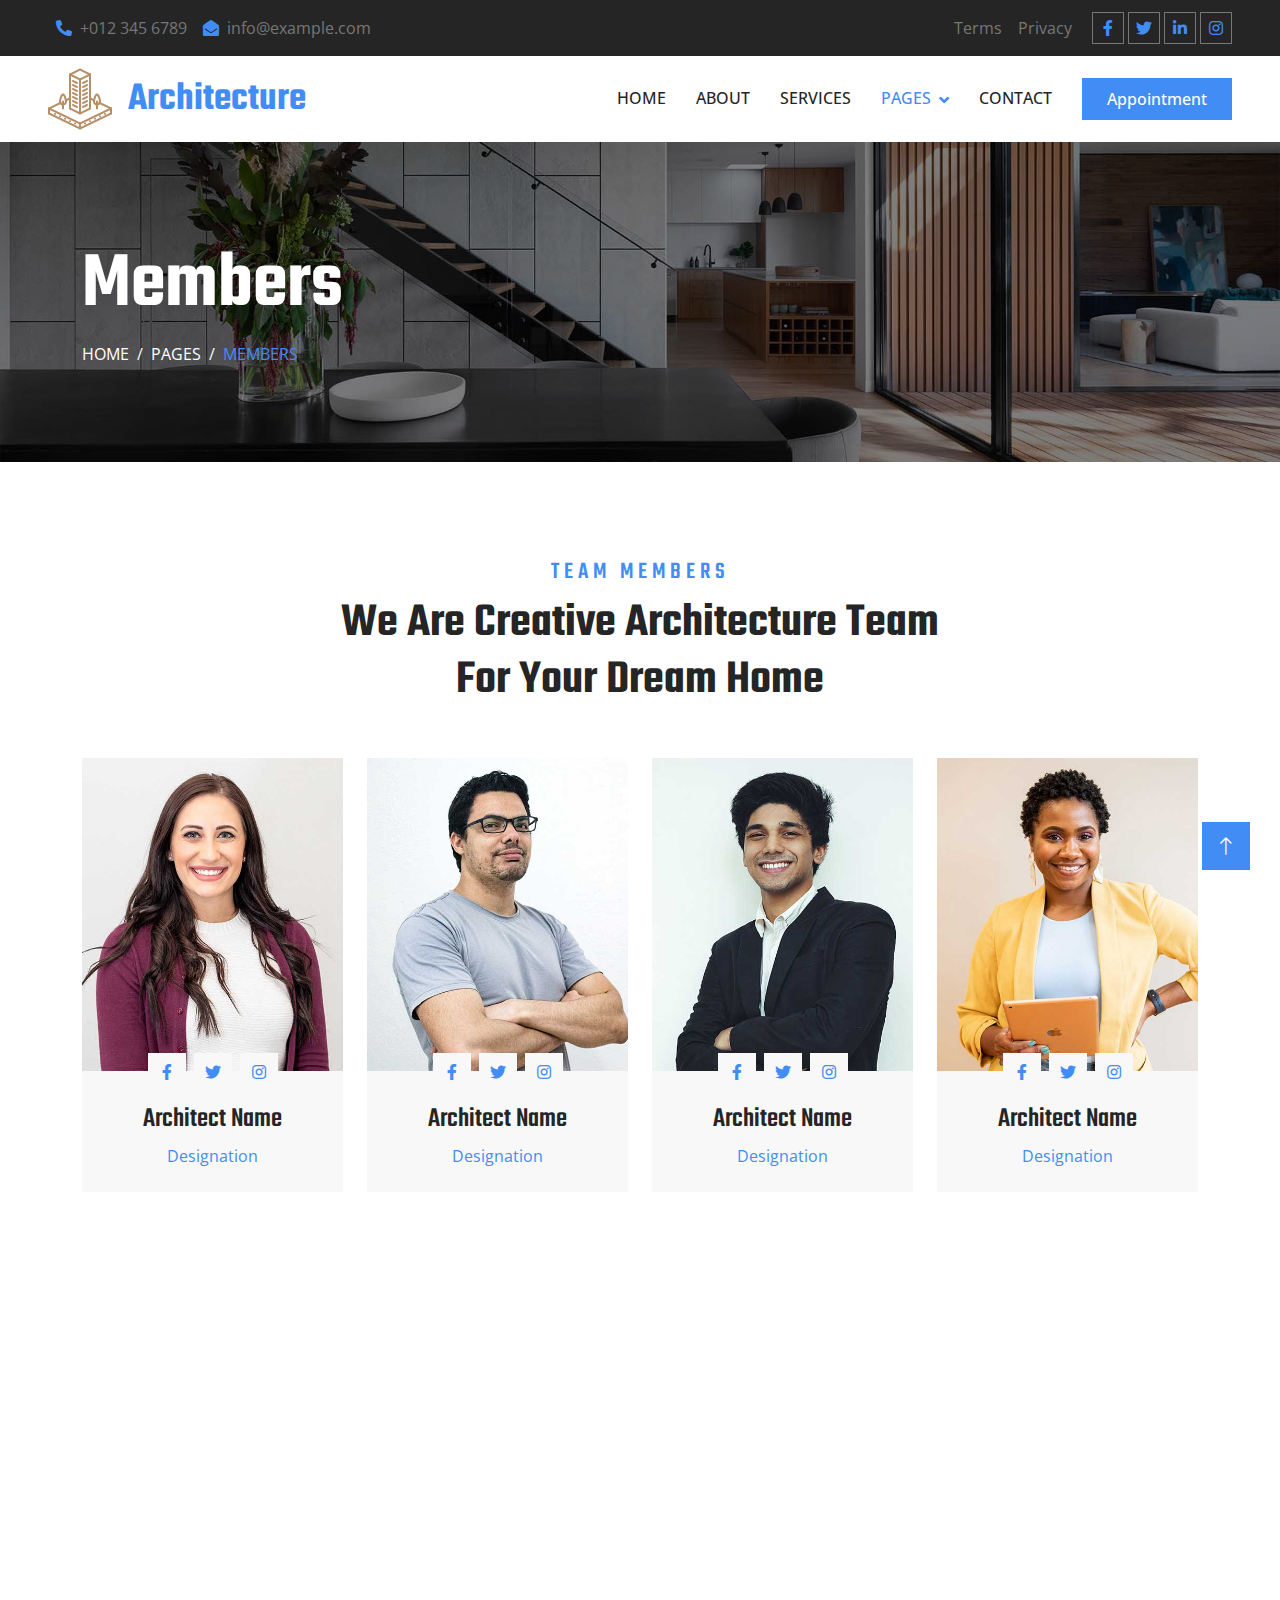
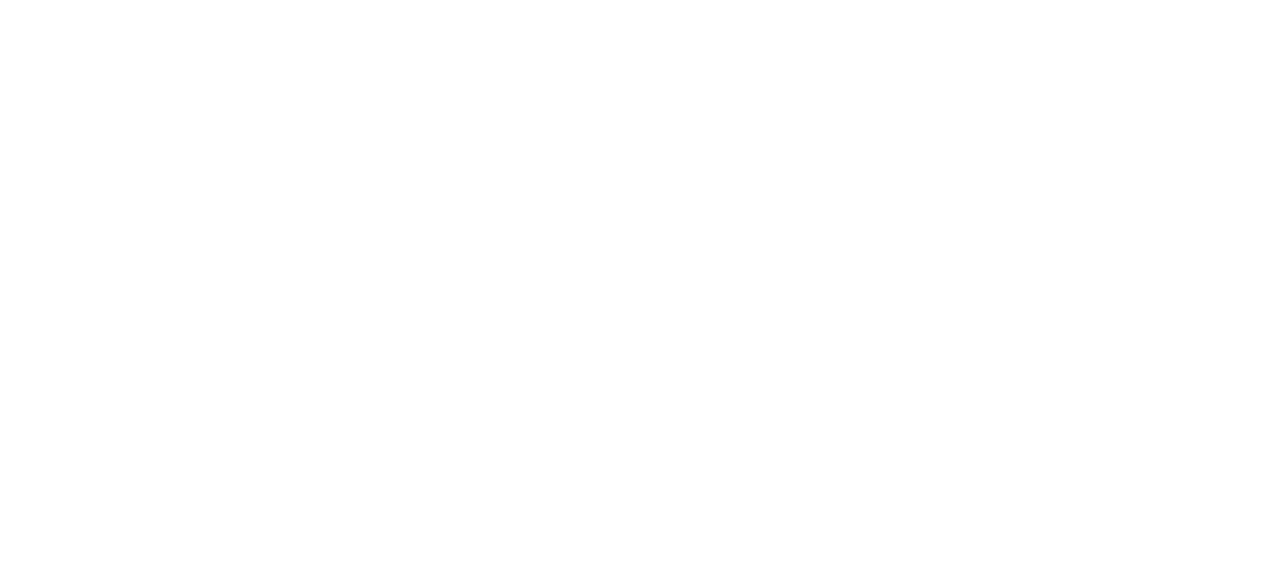
<file: team.html>
<!DOCTYPE html>
<html lang="en">
  <head>
    <meta charset="utf-8" />
    <title>Architecture - Architecture HTML Template</title>
    <meta content="width=device-width, initial-scale=1.0" name="viewport" />
    <meta content="" name="keywords" />
    <meta content="" name="description" />

    <!-- Favicon -->
    <link href="img/favicon.ico" rel="icon" />

    <!-- Google Web Fonts -->
    <link rel="preconnect" href="https://fonts.googleapis.com" />
    <link rel="preconnect" href="https://fonts.gstatic.com" crossorigin />
    <link href="https://fonts.googleapis.com/css2?family=Open+Sans:wght@400;500;600&family=Teko:wght@400;500;600&display=swap" rel="stylesheet" />

    <!-- Icon Font Stylesheet -->
    <link href="https://cdnjs.cloudflare.com/ajax/libs/font-awesome/5.10.0/css/all.min.css" rel="stylesheet" />
    <link href="https://cdn.jsdelivr.net/npm/bootstrap-icons@1.4.1/font/bootstrap-icons.css" rel="stylesheet" />

    <!-- Libraries Stylesheet -->
    <link href="lib/animate/animate.min.css" rel="stylesheet" />
    <link href="lib/owlcarousel/assets/owl.carousel.min.css" rel="stylesheet" />
    <link href="lib/tempusdominus/css/tempusdominus-bootstrap-4.min.css" rel="stylesheet" />

    <!-- Customized Bootstrap Stylesheet -->
    <link href="css/bootstrap.min.css" rel="stylesheet" />

    <!-- Template Stylesheet -->
    <link href="css/style.css" rel="stylesheet" />
  </head>

  <body>
    <!-- Spinner Start -->
    <div
      id="spinner"
      class="show bg-white position-fixed translate-middle w-100 vh-100 top-50 start-50 d-flex align-items-center justify-content-center">
      <div class="spinner-border position-relative text-primary" style="width: 6rem; height: 6rem" role="status"></div>
      <img class="position-absolute top-50 start-50 translate-middle" src="img/icons/icon-1.png" alt="Icon" />
    </div>
    <!-- Spinner End -->

    <!-- Topbar Start -->
    <div class="container-fluid bg-dark p-0 wow fadeIn" data-wow-delay="0.1s">
      <div class="row gx-0 d-none d-lg-flex">
        <div class="col-lg-7 px-5 text-start">
          <div class="h-100 d-inline-flex align-items-center py-3 me-3">
            <a class="text-body px-2" href="tel:+0123456789"><i class="fa fa-phone-alt text-primary me-2"></i>+012 345 6789</a>
            <a class="text-body px-2" href="mailto:info@example.com"><i class="fa fa-envelope-open text-primary me-2"></i>info@example.com</a>
          </div>
        </div>
        <div class="col-lg-5 px-5 text-end">
          <div class="h-100 d-inline-flex align-items-center py-3 me-2">
            <a class="text-body px-2" href="">Terms</a>
            <a class="text-body px-2" href="">Privacy</a>
          </div>
          <div class="h-100 d-inline-flex align-items-center">
            <a class="btn btn-sm-square btn-outline-body me-1" href=""><i class="fab fa-facebook-f"></i></a>
            <a class="btn btn-sm-square btn-outline-body me-1" href=""><i class="fab fa-twitter"></i></a>
            <a class="btn btn-sm-square btn-outline-body me-1" href=""><i class="fab fa-linkedin-in"></i></a>
            <a class="btn btn-sm-square btn-outline-body me-0" href=""><i class="fab fa-instagram"></i></a>
          </div>
        </div>
      </div>
    </div>
    <!-- Topbar End -->

    <!-- Navbar Start -->
    <nav class="navbar navbar-expand-lg bg-white navbar-light sticky-top py-lg-0 px-lg-5 wow fadeIn" data-wow-delay="0.1s">
      <a href="index.html" class="navbar-brand ms-4 ms-lg-0">
        <h1 class="text-primary m-0"><img class="me-3" src="img/icons/icon-1.png" alt="Icon" />Architecture</h1>
      </a>
      <button type="button" class="navbar-toggler me-4" data-bs-toggle="collapse" data-bs-target="#navbarCollapse">
        <span class="navbar-toggler-icon"></span>
      </button>
      <div class="collapse navbar-collapse" id="navbarCollapse">
        <div class="navbar-nav ms-auto p-4 p-lg-0">
          <a href="index.html" class="nav-item nav-link">Home</a>
          <a href="about.html" class="nav-item nav-link">About</a>
          <a href="service.html" class="nav-item nav-link">Services</a>
          <div class="nav-item dropdown">
            <a href="#" class="nav-link dropdown-toggle active" data-bs-toggle="dropdown">Pages</a>
            <div class="dropdown-menu border-0 m-0">
              <a href="feature.html" class="dropdown-item">Our Features</a>
              <a href="project.html" class="dropdown-item">Our Projects</a>
              <a href="team.html" class="dropdown-item active">Team Members</a>
              <a href="appointment.html" class="dropdown-item">Appointment</a>
              <a href="testimonial.html" class="dropdown-item">Testimonial</a>
              <a href="404.html" class="dropdown-item">404 Page</a>
            </div>
          </div>
          <a href="contact.html" class="nav-item nav-link">Contact</a>
        </div>
        <a href="" class="btn btn-primary py-2 px-4 d-none d-lg-block">Appointment</a>
      </div>
    </nav>
    <!-- Navbar End -->

    <!-- Page Header Start -->
    <div class="container-fluid page-header py-5 mb-5 wow fadeIn" data-wow-delay="0.1s">
      <div class="container py-5">
        <h1 class="display-1 text-white animated slideInDown">Members</h1>
        <nav aria-label="breadcrumb animated slideInDown">
          <ol class="breadcrumb text-uppercase mb-0">
            <li class="breadcrumb-item"><a class="text-white" href="#">Home</a></li>
            <li class="breadcrumb-item"><a class="text-white" href="#">Pages</a></li>
            <li class="breadcrumb-item text-primary active" aria-current="page">Members</li>
          </ol>
        </nav>
      </div>
    </div>
    <!-- Page Header End -->

    <!-- Team Start -->
    <div class="container-xxl py-5">
      <div class="container">
        <div class="text-center mx-auto mb-5 wow fadeInUp" data-wow-delay="0.1s" style="max-width: 600px">
          <h4 class="section-title">Team Members</h4>
          <h1 class="display-5 mb-4">We Are Creative Architecture Team For Your Dream Home</h1>
        </div>
        <div class="row g-0 team-items">
          <div class="col-lg-3 col-md-6 wow fadeInUp" data-wow-delay="0.1s">
            <div class="team-item position-relative">
              <div class="position-relative">
                <img class="img-fluid" src="img/team-1.jpg" alt="" />
                <div class="team-social text-center">
                  <a class="btn btn-square" href=""><i class="fab fa-facebook-f"></i></a>
                  <a class="btn btn-square" href=""><i class="fab fa-twitter"></i></a>
                  <a class="btn btn-square" href=""><i class="fab fa-instagram"></i></a>
                </div>
              </div>
              <div class="bg-light text-center p-4">
                <h3 class="mt-2">Architect Name</h3>
                <span class="text-primary">Designation</span>
              </div>
            </div>
          </div>
          <div class="col-lg-3 col-md-6 wow fadeInUp" data-wow-delay="0.3s">
            <div class="team-item position-relative">
              <div class="position-relative">
                <img class="img-fluid" src="img/team-2.jpg" alt="" />
                <div class="team-social text-center">
                  <a class="btn btn-square" href=""><i class="fab fa-facebook-f"></i></a>
                  <a class="btn btn-square" href=""><i class="fab fa-twitter"></i></a>
                  <a class="btn btn-square" href=""><i class="fab fa-instagram"></i></a>
                </div>
              </div>
              <div class="bg-light text-center p-4">
                <h3 class="mt-2">Architect Name</h3>
                <span class="text-primary">Designation</span>
              </div>
            </div>
          </div>
          <div class="col-lg-3 col-md-6 wow fadeInUp" data-wow-delay="0.5s">
            <div class="team-item position-relative">
              <div class="position-relative">
                <img class="img-fluid" src="img/team-3.jpg" alt="" />
                <div class="team-social text-center">
                  <a class="btn btn-square" href=""><i class="fab fa-facebook-f"></i></a>
                  <a class="btn btn-square" href=""><i class="fab fa-twitter"></i></a>
                  <a class="btn btn-square" href=""><i class="fab fa-instagram"></i></a>
                </div>
              </div>
              <div class="bg-light text-center p-4">
                <h3 class="mt-2">Architect Name</h3>
                <span class="text-primary">Designation</span>
              </div>
            </div>
          </div>
          <div class="col-lg-3 col-md-6 wow fadeInUp" data-wow-delay="0.7s">
            <div class="team-item position-relative">
              <div class="position-relative">
                <img class="img-fluid" src="img/team-4.jpg" alt="" />
                <div class="team-social text-center">
                  <a class="btn btn-square" href=""><i class="fab fa-facebook-f"></i></a>
                  <a class="btn btn-square" href=""><i class="fab fa-twitter"></i></a>
                  <a class="btn btn-square" href=""><i class="fab fa-instagram"></i></a>
                </div>
              </div>
              <div class="bg-light text-center p-4">
                <h3 class="mt-2">Architect Name</h3>
                <span class="text-primary">Designation</span>
              </div>
            </div>
          </div>
          <div class="col-lg-3 col-md-6 wow fadeInUp" data-wow-delay="0.1s">
            <div class="team-item position-relative">
              <div class="position-relative">
                <img class="img-fluid" src="img/team-2.jpg" alt="" />
                <div class="team-social text-center">
                  <a class="btn btn-square" href=""><i class="fab fa-facebook-f"></i></a>
                  <a class="btn btn-square" href=""><i class="fab fa-twitter"></i></a>
                  <a class="btn btn-square" href=""><i class="fab fa-instagram"></i></a>
                </div>
              </div>
              <div class="bg-light text-center p-4">
                <h3 class="mt-2">Architect Name</h3>
                <span class="text-primary">Designation</span>
              </div>
            </div>
          </div>
          <div class="col-lg-3 col-md-6 wow fadeInUp" data-wow-delay="0.3s">
            <div class="team-item position-relative">
              <div class="position-relative">
                <img class="img-fluid" src="img/team-3.jpg" alt="" />
                <div class="team-social text-center">
                  <a class="btn btn-square" href=""><i class="fab fa-facebook-f"></i></a>
                  <a class="btn btn-square" href=""><i class="fab fa-twitter"></i></a>
                  <a class="btn btn-square" href=""><i class="fab fa-instagram"></i></a>
                </div>
              </div>
              <div class="bg-light text-center p-4">
                <h3 class="mt-2">Architect Name</h3>
                <span class="text-primary">Designation</span>
              </div>
            </div>
          </div>
          <div class="col-lg-3 col-md-6 wow fadeInUp" data-wow-delay="0.5s">
            <div class="team-item position-relative">
              <div class="position-relative">
                <img class="img-fluid" src="img/team-4.jpg" alt="" />
                <div class="team-social text-center">
                  <a class="btn btn-square" href=""><i class="fab fa-facebook-f"></i></a>
                  <a class="btn btn-square" href=""><i class="fab fa-twitter"></i></a>
                  <a class="btn btn-square" href=""><i class="fab fa-instagram"></i></a>
                </div>
              </div>
              <div class="bg-light text-center p-4">
                <h3 class="mt-2">Architect Name</h3>
                <span class="text-primary">Designation</span>
              </div>
            </div>
          </div>
          <div class="col-lg-3 col-md-6 wow fadeInUp" data-wow-delay="0.7s">
            <div class="team-item position-relative">
              <div class="position-relative">
                <img class="img-fluid" src="img/team-1.jpg" alt="" />
                <div class="team-social text-center">
                  <a class="btn btn-square" href=""><i class="fab fa-facebook-f"></i></a>
                  <a class="btn btn-square" href=""><i class="fab fa-twitter"></i></a>
                  <a class="btn btn-square" href=""><i class="fab fa-instagram"></i></a>
                </div>
              </div>
              <div class="bg-light text-center p-4">
                <h3 class="mt-2">Architect Name</h3>
                <span class="text-primary">Designation</span>
              </div>
            </div>
          </div>
        </div>
      </div>
    </div>
    <!-- Team End -->

    <!-- Footer Start -->
    <div class="container-fluid bg-dark text-body footer mt-5 pt-5 px-0 wow fadeIn" data-wow-delay="0.1s">
      <div class="container py-5">
        <div class="row g-5">
          <div class="col-lg-3 col-md-6">
            <h3 class="text-light mb-4">Address</h3>
            <p class="mb-2"><i class="fa fa-map-marker-alt text-primary me-3"></i>123 Street, New York, USA</p>
            <p class="mb-2"><i class="fa fa-phone-alt text-primary me-3"></i>+012 345 67890</p>
            <p class="mb-2"><i class="fa fa-envelope text-primary me-3"></i>info@example.com</p>
            <div class="d-flex pt-2">
              <a class="btn btn-square btn-outline-body me-1" href=""><i class="fab fa-twitter"></i></a>
              <a class="btn btn-square btn-outline-body me-1" href=""><i class="fab fa-facebook-f"></i></a>
              <a class="btn btn-square btn-outline-body me-1" href=""><i class="fab fa-youtube"></i></a>
              <a class="btn btn-square btn-outline-body me-0" href=""><i class="fab fa-linkedin-in"></i></a>
            </div>
          </div>
          <div class="col-lg-3 col-md-6">
            <h3 class="text-light mb-4">Services</h3>
            <a class="btn btn-link" href="">Architecture</a>
            <a class="btn btn-link" href="">3D Animation</a>
            <a class="btn btn-link" href="">House Planning</a>
            <a class="btn btn-link" href="">Interior Design</a>
            <a class="btn btn-link" href="">Construction</a>
          </div>
          <div class="col-lg-3 col-md-6">
            <h3 class="text-light mb-4">Quick Links</h3>
            <a class="btn btn-link" href="">About Us</a>
            <a class="btn btn-link" href="">Contact Us</a>
            <a class="btn btn-link" href="">Our Services</a>
            <a class="btn btn-link" href="">Terms & Condition</a>
            <a class="btn btn-link" href="">Support</a>
          </div>
          <div class="col-lg-3 col-md-6">
            <h3 class="text-light mb-4">Newsletter</h3>
            <p>Dolor amet sit justo amet elitr clita ipsum elitr est.</p>
            <div class="position-relative mx-auto" style="max-width: 400px">
              <input class="form-control bg-transparent w-100 py-3 ps-4 pe-5" type="text" placeholder="Your email" />
              <button type="button" class="btn btn-primary py-2 position-absolute top-0 end-0 mt-2 me-2">SignUp</button>
            </div>
          </div>
        </div>
      </div>
      <div class="container-fluid copyright">
        <div class="container">
          <div class="row">
            <div class="col-md-6 text-center text-md-start mb-3 mb-md-0">&copy; <a href="#">Your Site Name</a>, All Right Reserved.</div>
            <div class="col-md-6 text-center text-md-end">
              <!--/*** This template is free as long as you keep the footer author’s credit link/attribution link/backlink. If you'd like to use the template without the footer author’s credit link/attribution link/backlink, you can purchase the Credit Removal License from "https://htmlcodex.com/credit-removal". Thank you for your support. ***/-->
              Designed By <a href="https://htmlcodex.com">HTML Codex</a>
            </div>
          </div>
        </div>
      </div>
    </div>
    <!-- Footer End -->

    <!-- Back to Top -->
    <a href="#" class="btn btn-lg btn-primary btn-lg-square back-to-top"><i class="bi bi-arrow-up"></i></a>

    <!-- JavaScript Libraries -->
    <script src="https://code.jquery.com/jquery-3.4.1.min.js"></script>
    <script src="https://cdn.jsdelivr.net/npm/bootstrap@5.0.0/dist/js/bootstrap.bundle.min.js"></script>
    <script src="lib/wow/wow.min.js"></script>
    <script src="lib/easing/easing.min.js"></script>
    <script src="lib/waypoints/waypoints.min.js"></script>
    <script src="lib/counterup/counterup.min.js"></script>
    <script src="lib/owlcarousel/owl.carousel.min.js"></script>
    <script src="lib/tempusdominus/js/moment.min.js"></script>
    <script src="lib/tempusdominus/js/moment-timezone.min.js"></script>
    <script src="lib/tempusdominus/js/tempusdominus-bootstrap-4.min.js"></script>

    <!-- Template Javascript -->
    <script src="js/main.js"></script>
  </body>
</html>
</file>
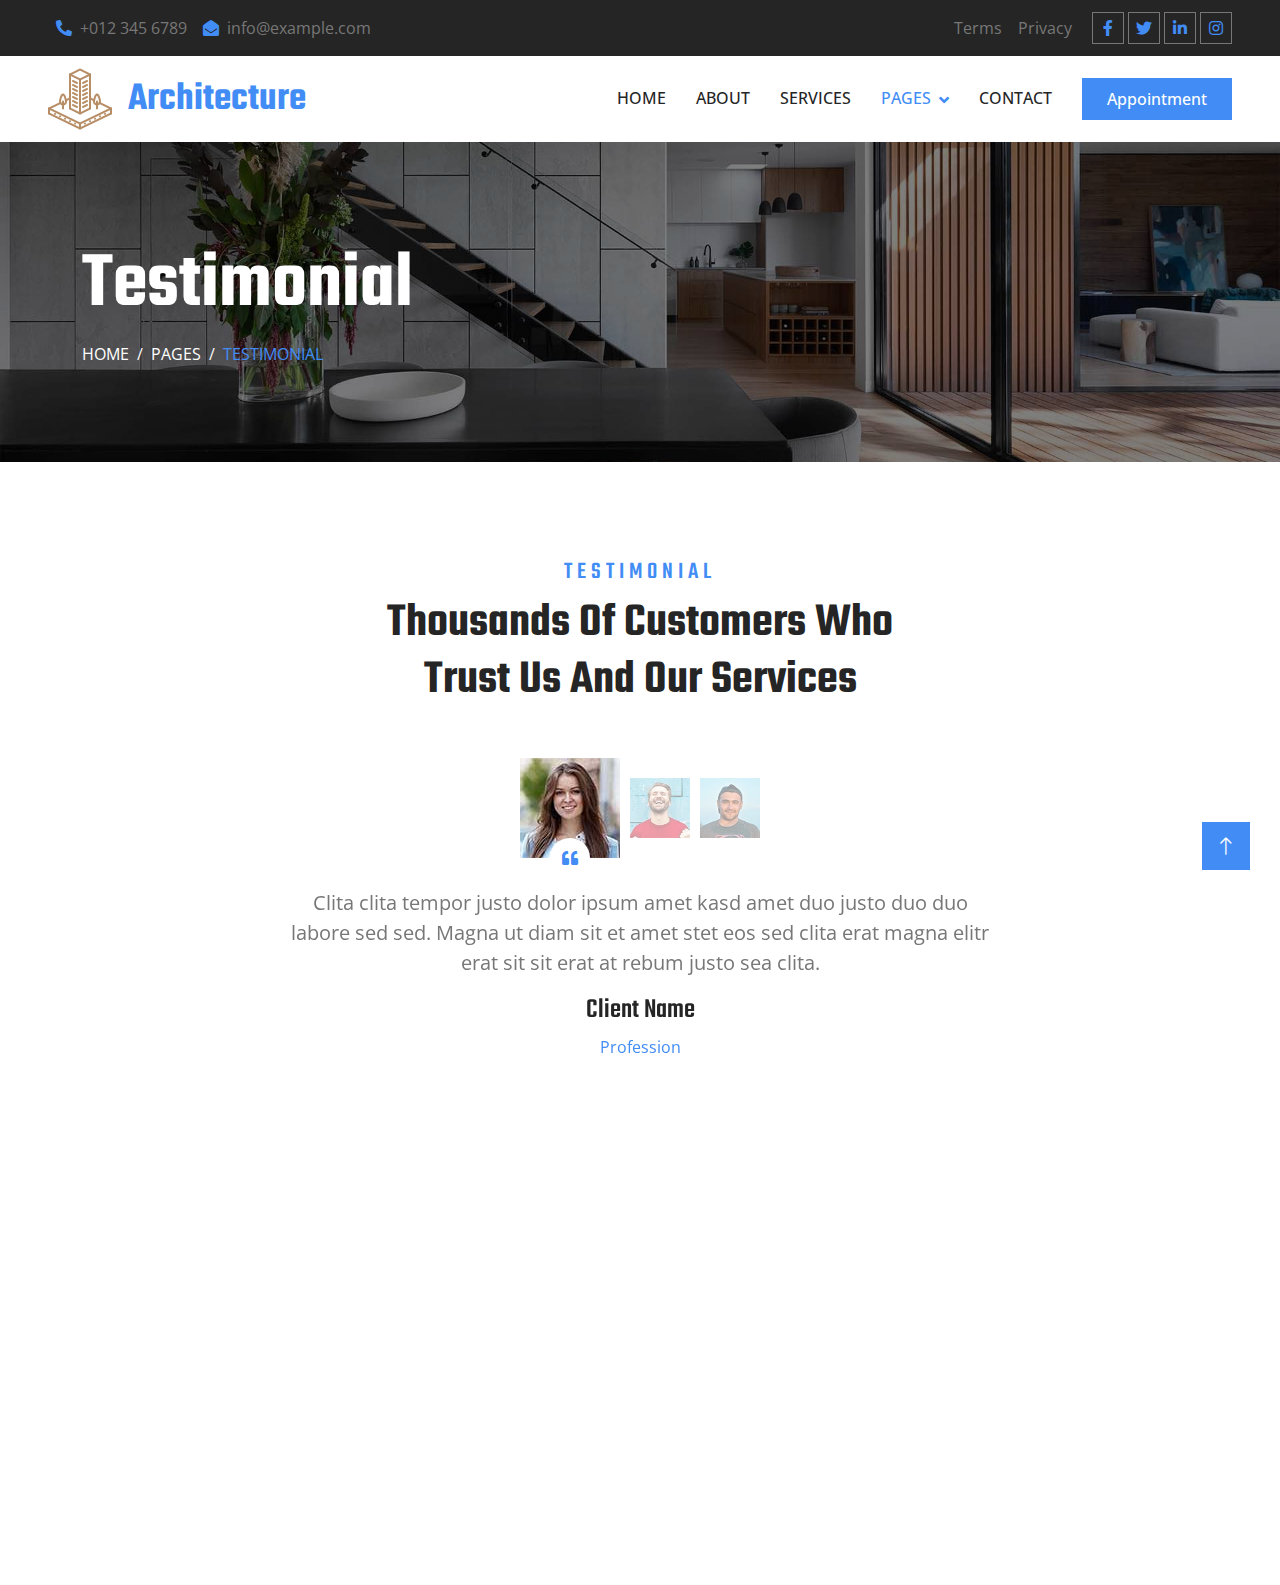
<file: testimonial.html>
<!DOCTYPE html>
<html lang="en">
  <head>
    <meta charset="utf-8" />
    <title>Architecture - Architecture HTML Template</title>
    <meta content="width=device-width, initial-scale=1.0" name="viewport" />
    <meta content="" name="keywords" />
    <meta content="" name="description" />

    <!-- Favicon -->
    <link href="img/favicon.ico" rel="icon" />

    <!-- Google Web Fonts -->
    <link rel="preconnect" href="https://fonts.googleapis.com" />
    <link rel="preconnect" href="https://fonts.gstatic.com" crossorigin />
    <link href="https://fonts.googleapis.com/css2?family=Open+Sans:wght@400;500;600&family=Teko:wght@400;500;600&display=swap" rel="stylesheet" />

    <!-- Icon Font Stylesheet -->
    <link href="https://cdnjs.cloudflare.com/ajax/libs/font-awesome/5.10.0/css/all.min.css" rel="stylesheet" />
    <link href="https://cdn.jsdelivr.net/npm/bootstrap-icons@1.4.1/font/bootstrap-icons.css" rel="stylesheet" />

    <!-- Libraries Stylesheet -->
    <link href="lib/animate/animate.min.css" rel="stylesheet" />
    <link href="lib/owlcarousel/assets/owl.carousel.min.css" rel="stylesheet" />
    <link href="lib/tempusdominus/css/tempusdominus-bootstrap-4.min.css" rel="stylesheet" />

    <!-- Customized Bootstrap Stylesheet -->
    <link href="css/bootstrap.min.css" rel="stylesheet" />

    <!-- Template Stylesheet -->
    <link href="css/style.css" rel="stylesheet" />
  </head>

  <body>
    <!-- Spinner Start -->
    <div
      id="spinner"
      class="show bg-white position-fixed translate-middle w-100 vh-100 top-50 start-50 d-flex align-items-center justify-content-center">
      <div class="spinner-border position-relative text-primary" style="width: 6rem; height: 6rem" role="status"></div>
      <img class="position-absolute top-50 start-50 translate-middle" src="img/icons/icon-1.png" alt="Icon" />
    </div>
    <!-- Spinner End -->

    <!-- Topbar Start -->
    <div class="container-fluid bg-dark p-0 wow fadeIn" data-wow-delay="0.1s">
      <div class="row gx-0 d-none d-lg-flex">
        <div class="col-lg-7 px-5 text-start">
          <div class="h-100 d-inline-flex align-items-center py-3 me-3">
            <a class="text-body px-2" href="tel:+0123456789"><i class="fa fa-phone-alt text-primary me-2"></i>+012 345 6789</a>
            <a class="text-body px-2" href="mailto:info@example.com"><i class="fa fa-envelope-open text-primary me-2"></i>info@example.com</a>
          </div>
        </div>
        <div class="col-lg-5 px-5 text-end">
          <div class="h-100 d-inline-flex align-items-center py-3 me-2">
            <a class="text-body px-2" href="">Terms</a>
            <a class="text-body px-2" href="">Privacy</a>
          </div>
          <div class="h-100 d-inline-flex align-items-center">
            <a class="btn btn-sm-square btn-outline-body me-1" href=""><i class="fab fa-facebook-f"></i></a>
            <a class="btn btn-sm-square btn-outline-body me-1" href=""><i class="fab fa-twitter"></i></a>
            <a class="btn btn-sm-square btn-outline-body me-1" href=""><i class="fab fa-linkedin-in"></i></a>
            <a class="btn btn-sm-square btn-outline-body me-0" href=""><i class="fab fa-instagram"></i></a>
          </div>
        </div>
      </div>
    </div>
    <!-- Topbar End -->

    <!-- Navbar Start -->
    <nav class="navbar navbar-expand-lg bg-white navbar-light sticky-top py-lg-0 px-lg-5 wow fadeIn" data-wow-delay="0.1s">
      <a href="index.html" class="navbar-brand ms-4 ms-lg-0">
        <h1 class="text-primary m-0"><img class="me-3" src="img/icons/icon-1.png" alt="Icon" />Architecture</h1>
      </a>
      <button type="button" class="navbar-toggler me-4" data-bs-toggle="collapse" data-bs-target="#navbarCollapse">
        <span class="navbar-toggler-icon"></span>
      </button>
      <div class="collapse navbar-collapse" id="navbarCollapse">
        <div class="navbar-nav ms-auto p-4 p-lg-0">
          <a href="index.html" class="nav-item nav-link">Home</a>
          <a href="about.html" class="nav-item nav-link">About</a>
          <a href="service.html" class="nav-item nav-link">Services</a>
          <div class="nav-item dropdown">
            <a href="#" class="nav-link dropdown-toggle active" data-bs-toggle="dropdown">Pages</a>
            <div class="dropdown-menu border-0 m-0">
              <a href="feature.html" class="dropdown-item">Our Features</a>
              <a href="project.html" class="dropdown-item">Our Projects</a>
              <a href="team.html" class="dropdown-item">Team Members</a>
              <a href="appointment.html" class="dropdown-item">Appointment</a>
              <a href="testimonial.html" class="dropdown-item active">Testimonial</a>
              <a href="404.html" class="dropdown-item">404 Page</a>
            </div>
          </div>
          <a href="contact.html" class="nav-item nav-link">Contact</a>
        </div>
        <a href="" class="btn btn-primary py-2 px-4 d-none d-lg-block">Appointment</a>
      </div>
    </nav>
    <!-- Navbar End -->

    <!-- Page Header Start -->
    <div class="container-fluid page-header py-5 mb-5 wow fadeIn" data-wow-delay="0.1s">
      <div class="container py-5">
        <h1 class="display-1 text-white animated slideInDown">Testimonial</h1>
        <nav aria-label="breadcrumb animated slideInDown">
          <ol class="breadcrumb text-uppercase mb-0">
            <li class="breadcrumb-item"><a class="text-white" href="#">Home</a></li>
            <li class="breadcrumb-item"><a class="text-white" href="#">Pages</a></li>
            <li class="breadcrumb-item text-primary active" aria-current="page">Testimonial</li>
          </ol>
        </nav>
      </div>
    </div>
    <!-- Page Header End -->

    <!-- Testimonial Start -->
    <div class="container-xxl py-5">
      <div class="container">
        <div class="text-center mx-auto mb-5 wow fadeInUp" data-wow-delay="0.1s" style="max-width: 600px">
          <h4 class="section-title">Testimonial</h4>
          <h1 class="display-5 mb-4">Thousands Of Customers Who Trust Us And Our Services</h1>
        </div>
        <div class="owl-carousel testimonial-carousel wow fadeInUp" data-wow-delay="0.1s">
          <div class="testimonial-item text-center" data-dot="<img class='img-fluid' src='img/testimonial-1.jpg' alt=''>">
            <p class="fs-5">
              Clita clita tempor justo dolor ipsum amet kasd amet duo justo duo duo labore sed sed. Magna ut diam sit et amet stet eos sed clita erat
              magna elitr erat sit sit erat at rebum justo sea clita.
            </p>
            <h3>Client Name</h3>
            <span class="text-primary">Profession</span>
          </div>
          <div class="testimonial-item text-center" data-dot="<img class='img-fluid' src='img/testimonial-2.jpg' alt=''>">
            <p class="fs-5">
              Clita clita tempor justo dolor ipsum amet kasd amet duo justo duo duo labore sed sed. Magna ut diam sit et amet stet eos sed clita erat
              magna elitr erat sit sit erat at rebum justo sea clita.
            </p>
            <h3>Client Name</h3>
            <span class="text-primary">Profession</span>
          </div>
          <div class="testimonial-item text-center" data-dot="<img class='img-fluid' src='img/testimonial-3.jpg' alt=''>">
            <p class="fs-5">
              Clita clita tempor justo dolor ipsum amet kasd amet duo justo duo duo labore sed sed. Magna ut diam sit et amet stet eos sed clita erat
              magna elitr erat sit sit erat at rebum justo sea clita.
            </p>
            <h3>Client Name</h3>
            <span class="text-primary">Profession</span>
          </div>
        </div>
      </div>
    </div>
    <!-- Testimonial End -->

    <!-- Footer Start -->
    <div class="container-fluid bg-dark text-body footer mt-5 pt-5 px-0 wow fadeIn" data-wow-delay="0.1s">
      <div class="container py-5">
        <div class="row g-5">
          <div class="col-lg-3 col-md-6">
            <h3 class="text-light mb-4">Address</h3>
            <p class="mb-2"><i class="fa fa-map-marker-alt text-primary me-3"></i>123 Street, New York, USA</p>
            <p class="mb-2"><i class="fa fa-phone-alt text-primary me-3"></i>+012 345 67890</p>
            <p class="mb-2"><i class="fa fa-envelope text-primary me-3"></i>info@example.com</p>
            <div class="d-flex pt-2">
              <a class="btn btn-square btn-outline-body me-1" href=""><i class="fab fa-twitter"></i></a>
              <a class="btn btn-square btn-outline-body me-1" href=""><i class="fab fa-facebook-f"></i></a>
              <a class="btn btn-square btn-outline-body me-1" href=""><i class="fab fa-youtube"></i></a>
              <a class="btn btn-square btn-outline-body me-0" href=""><i class="fab fa-linkedin-in"></i></a>
            </div>
          </div>
          <div class="col-lg-3 col-md-6">
            <h3 class="text-light mb-4">Services</h3>
            <a class="btn btn-link" href="">Architecture</a>
            <a class="btn btn-link" href="">3D Animation</a>
            <a class="btn btn-link" href="">House Planning</a>
            <a class="btn btn-link" href="">Interior Design</a>
            <a class="btn btn-link" href="">Construction</a>
          </div>
          <div class="col-lg-3 col-md-6">
            <h3 class="text-light mb-4">Quick Links</h3>
            <a class="btn btn-link" href="">About Us</a>
            <a class="btn btn-link" href="">Contact Us</a>
            <a class="btn btn-link" href="">Our Services</a>
            <a class="btn btn-link" href="">Terms & Condition</a>
            <a class="btn btn-link" href="">Support</a>
          </div>
          <div class="col-lg-3 col-md-6">
            <h3 class="text-light mb-4">Newsletter</h3>
            <p>Dolor amet sit justo amet elitr clita ipsum elitr est.</p>
            <div class="position-relative mx-auto" style="max-width: 400px">
              <input class="form-control bg-transparent w-100 py-3 ps-4 pe-5" type="text" placeholder="Your email" />
              <button type="button" class="btn btn-primary py-2 position-absolute top-0 end-0 mt-2 me-2">SignUp</button>
            </div>
          </div>
        </div>
      </div>
      <div class="container-fluid copyright">
        <div class="container">
          <div class="row">
            <div class="col-md-6 text-center text-md-start mb-3 mb-md-0">&copy; <a href="#">Your Site Name</a>, All Right Reserved.</div>
            <div class="col-md-6 text-center text-md-end">
              <!--/*** This template is free as long as you keep the footer author’s credit link/attribution link/backlink. If you'd like to use the template without the footer author’s credit link/attribution link/backlink, you can purchase the Credit Removal License from "https://htmlcodex.com/credit-removal". Thank you for your support. ***/-->
              Designed By <a href="https://htmlcodex.com">HTML Codex</a>
            </div>
          </div>
        </div>
      </div>
    </div>
    <!-- Footer End -->

    <!-- Back to Top -->
    <a href="#" class="btn btn-lg btn-primary btn-lg-square back-to-top"><i class="bi bi-arrow-up"></i></a>

    <!-- JavaScript Libraries -->
    <script src="https://code.jquery.com/jquery-3.4.1.min.js"></script>
    <script src="https://cdn.jsdelivr.net/npm/bootstrap@5.0.0/dist/js/bootstrap.bundle.min.js"></script>
    <script src="lib/wow/wow.min.js"></script>
    <script src="lib/easing/easing.min.js"></script>
    <script src="lib/waypoints/waypoints.min.js"></script>
    <script src="lib/counterup/counterup.min.js"></script>
    <script src="lib/owlcarousel/owl.carousel.min.js"></script>
    <script src="lib/tempusdominus/js/moment.min.js"></script>
    <script src="lib/tempusdominus/js/moment-timezone.min.js"></script>
    <script src="lib/tempusdominus/js/tempusdominus-bootstrap-4.min.js"></script>

    <!-- Template Javascript -->
    <script src="js/main.js"></script>
  </body>
</html>
</file>
<file: css/style.css>
/********** Template CSS **********/
:root {
  --primary: #428df5;
  --light: #f8f8f8;
  --dark: #252525;
}

h1,
h2,
.h1,
.h2,
.fw-bold {
  font-weight: 600 !important;
}

h3,
h4,
.h3,
.h4,
.fw-medium {
  font-weight: 500 !important;
}

h5,
h6,
.h5,
.h6,
.fw-normal {
  font-weight: 400 !important;
}

.back-to-top {
  position: fixed;
  display: none;
  right: 30px;
  bottom: 30px;
  z-index: 99;
}

/*** Spinner ***/
#spinner {
  opacity: 0;
  visibility: hidden;
  transition: opacity 0.5s ease-out, visibility 0s linear 0.5s;
  z-index: 99999;
}

#spinner.show {
  transition: opacity 0.5s ease-out, visibility 0s linear 0s;
  visibility: visible;
  opacity: 1;
}

/*** Button ***/
.btn {
  font-weight: 500;
  transition: 0.5s;
}

.btn.btn-primary,
.btn.btn-secondary {
  color: #ffffff;
}

.btn-square {
  width: 38px;
  height: 38px;
}

.btn-sm-square {
  width: 32px;
  height: 32px;
}

.btn-lg-square {
  width: 48px;
  height: 48px;
}

.btn-square,
.btn-sm-square,
.btn-lg-square {
  padding: 0;
  display: flex;
  align-items: center;
  justify-content: center;
  font-weight: normal;
}

.btn-outline-body {
  color: var(--primary);
  border-color: #777777;
}

.btn-outline-body:hover {
  color: #ffffff;
  background: var(--primary);
  border-color: var(--primary);
}

/*** Navbar ***/
.navbar .dropdown-toggle::after {
  border: none;
  content: '\f107';
  font-family: 'Font Awesome 5 Free';
  font-weight: 900;
  vertical-align: middle;
  margin-left: 8px;
}

.navbar .navbar-nav .nav-link {
  margin-right: 30px;
  padding: 30px 0;
  color: var(--dark);
  font-weight: 500;
  text-transform: uppercase;
  outline: none;
}

.navbar .navbar-nav .nav-link:hover,
.navbar .navbar-nav .nav-link.active {
  color: var(--primary);
}

.navbar.sticky-top {
  top: -100px;
  transition: 0.5s;
}

@media (max-width: 991.98px) {
  .navbar .navbar-nav .nav-link {
    margin-right: 0;
    padding: 10px 0;
  }

  .navbar .navbar-nav {
    border-top: 1px solid #eeeeee;
  }
}

@media (min-width: 992px) {
  .navbar .nav-item .dropdown-menu {
    display: block;
    visibility: hidden;
    top: 100%;
    transform: rotateX(-75deg);
    transform-origin: 0% 0%;
    transition: 0.5s;
    opacity: 0;
  }

  .navbar .nav-item:hover .dropdown-menu {
    transform: rotateX(0deg);
    visibility: visible;
    transition: 0.5s;
    opacity: 1;
  }
}

/*** Header ***/
.owl-carousel-inner {
  position: absolute;
  width: 100%;
  height: 100%;
  top: 0;
  left: 0;
  display: flex;
  align-items: center;
  background: rgba(0, 0, 0, 0.5);
}

@media (max-width: 768px) {
  .header-carousel .owl-carousel-item {
    position: relative;
    min-height: 500px;
  }

  .header-carousel .owl-carousel-item img {
    position: absolute;
    width: 100%;
    height: 100%;
    object-fit: cover;
  }

  .header-carousel .owl-carousel-item p {
    font-size: 16px !important;
  }
}

.header-carousel .owl-dots {
  position: absolute;
  width: 60px;
  height: 100%;
  top: 0;
  right: 30px;
  display: flex;
  flex-direction: column;
  align-items: center;
  justify-content: center;
}

.header-carousel .owl-dots .owl-dot {
  position: relative;
  width: 45px;
  height: 45px;
  margin: 5px 0;
  background: var(--dark);
  transition: 0.5s;
}

.header-carousel .owl-dots .owl-dot.active {
  width: 60px;
  height: 60px;
}

.header-carousel .owl-dots .owl-dot img {
  position: absolute;
  width: 100%;
  height: 100%;
  object-fit: cover;
  padding: 2px;
  transition: 0.5s;
  opacity: 0.3;
}

.header-carousel .owl-dots .owl-dot.active img {
  opacity: 1;
}

.page-header {
  background: linear-gradient(rgba(0, 0, 0, 0.5), rgba(0, 0, 0, 0.5)), url(../img/carousel-1.jpg) center center no-repeat;
  background-size: cover;
}

.breadcrumb-item + .breadcrumb-item::before {
  color: var(--light);
}

/*** Section Title ***/
.section-title {
  color: var(--primary);
  font-weight: 600;
  letter-spacing: 5px;
  text-transform: uppercase;
}

/*** Facts ***/
.fact-item .fact-icon {
  width: 120px;
  height: 120px;
  margin-top: -60px;
  margin-bottom: 1.5rem;
  display: inline-flex;
  align-items: center;
  justify-content: center;
  background: #ffffff;
  border-radius: 120px;
  transition: 0.5s;
}

.fact-item:hover .fact-icon {
  background: var(--dark);
}

.fact-item .fact-icon i {
  color: var(--primary);
  transition: 0.5;
}

.fact-item:hover .fact-icon i {
  color: #ffffff;
}

/*** About & Feature ***/
.about-img,
.feature-img {
  position: relative;
  height: 100%;
  min-height: 400px;
}

.about-img img,
.feature-img img {
  position: absolute;
  width: 60%;
  height: 80%;
  object-fit: cover;
}

.about-img img:last-child,
.feature-img img:last-child {
  margin: 20% 0 0 40%;
}

.about-img::before,
.feature-img::before {
  position: absolute;
  content: '';
  width: 60%;
  height: 80%;
  top: 10%;
  left: 20%;
  border: 5px solid var(--primary);
  z-index: -1;
}

/*** Service ***/
.service-item .bg-img {
  position: absolute;
  width: 100%;
  height: 100%;
  object-fit: cover;
  z-index: -1;
}

.service-item .service-text {
  background: var(--light);
  transition: 0.5s;
}

.service-item:hover .service-text {
  background: rgba(0, 0, 0, 0.7);
}

.service-item * {
  transition: 0.5;
}

.service-item:hover * {
  color: #ffffff;
}

.service-item .btn {
  width: 40px;
  height: 40px;
  display: inline-flex;
  align-items: center;
  color: var(--dark);
  background: #ffffff;
  white-space: nowrap;
  overflow: hidden;
  transition: 0.5s;
}

.service-item:hover .btn {
  width: 140px;
}

/*** Project ***/
.project .nav .nav-link {
  background: var(--light);
  transition: 0.5s;
}

.project .nav .nav-link.active {
  background: var(--primary);
}

.project .nav .nav-link.active h3 {
  color: #ffffff !important;
}

/*** Team ***/
.team-items {
  margin: -0.75rem;
}

.team-item {
  padding: 0.75rem;
}

.team-item::after {
  position: absolute;
  content: '';
  width: 100%;
  height: 0;
  top: 0;
  left: 0;
  background: #ffffff;
  transition: 0.5s;
  z-index: -1;
}

.team-item:hover::after {
  height: 100%;
  background: var(--primary);
}

.team-item .team-social {
  position: absolute;
  width: 100%;
  bottom: -20px;
  left: 0;
}

.team-item .team-social .btn {
  display: inline-flex;
  margin: 0 2px;
  color: var(--primary);
  background: var(--light);
}

.team-item .team-social .btn:hover {
  color: #ffffff;
  background: var(--primary);
}

/*** Appointment ***/
.bootstrap-datetimepicker-widget.bottom {
  top: auto !important;
}

.bootstrap-datetimepicker-widget .table * {
  border-bottom-width: 0px;
}

.bootstrap-datetimepicker-widget .table th {
  font-weight: 500;
}

.bootstrap-datetimepicker-widget.dropdown-menu {
  padding: 10px;
  border-radius: 2px;
}

.bootstrap-datetimepicker-widget table td.active,
.bootstrap-datetimepicker-widget table td.active:hover {
  background: var(--primary);
}

.bootstrap-datetimepicker-widget table td.today::before {
  border-bottom-color: var(--primary);
}

/*** Testimonial ***/
.testimonial-carousel {
  display: flex !important;
  flex-direction: column-reverse;
  max-width: 700px;
  margin: 0 auto;
}

.testimonial-carousel .owl-dots {
  height: 100px;
  display: flex;
  align-items: center;
  justify-content: center;
  margin-bottom: 30px;
}

.testimonial-carousel .owl-dots .owl-dot {
  position: relative;
  width: 60px;
  height: 60px;
  margin: 0 5px;
  transition: 0.5s;
}

.testimonial-carousel .owl-dots .owl-dot.active {
  width: 100px;
  height: 100px;
}

.testimonial-carousel .owl-dots .owl-dot::after {
  position: absolute;
  width: 40px;
  height: 40px;
  bottom: -20px;
  left: 50%;
  transform: translateX(-50%);
  display: flex;
  align-items: center;
  justify-content: center;
  content: '\f10d';
  font-family: 'Font Awesome 5 Free';
  font-weight: 900;
  color: var(--primary);
  background: #ffffff;
  border-radius: 40px;
  transition: 0.5s;
  opacity: 0;
}

.testimonial-carousel .owl-dots .owl-dot.active::after {
  opacity: 1;
}

.testimonial-carousel .owl-dots .owl-dot img {
  opacity: 0.4;
  transition: 0.5s;
}

.testimonial-carousel .owl-dots .owl-dot.active img {
  opacity: 1;
}

/*** Footer ***/
.footer .btn.btn-link {
  display: block;
  margin-bottom: 5px;
  padding: 0;
  text-align: left;
  color: #777777;
  font-weight: normal;
  text-transform: capitalize;
  transition: 0.3s;
}

.footer .btn.btn-link::before {
  position: relative;
  content: '\f105';
  font-family: 'Font Awesome 5 Free';
  font-weight: 900;
  color: var(--primary);
  margin-right: 10px;
}

.footer .btn.btn-link:hover {
  color: var(--primary);
  letter-spacing: 1px;
  box-shadow: none;
}

.footer .form-control {
  border-color: #777777;
}

.footer .copyright {
  padding: 25px 0;
  font-size: 15px;
  border-top: 1px solid rgba(256, 256, 256, 0.1);
}

.footer .copyright a {
  color: var(--light);
}

.footer .copyright a:hover {
  color: var(--primary);
}
</file>
